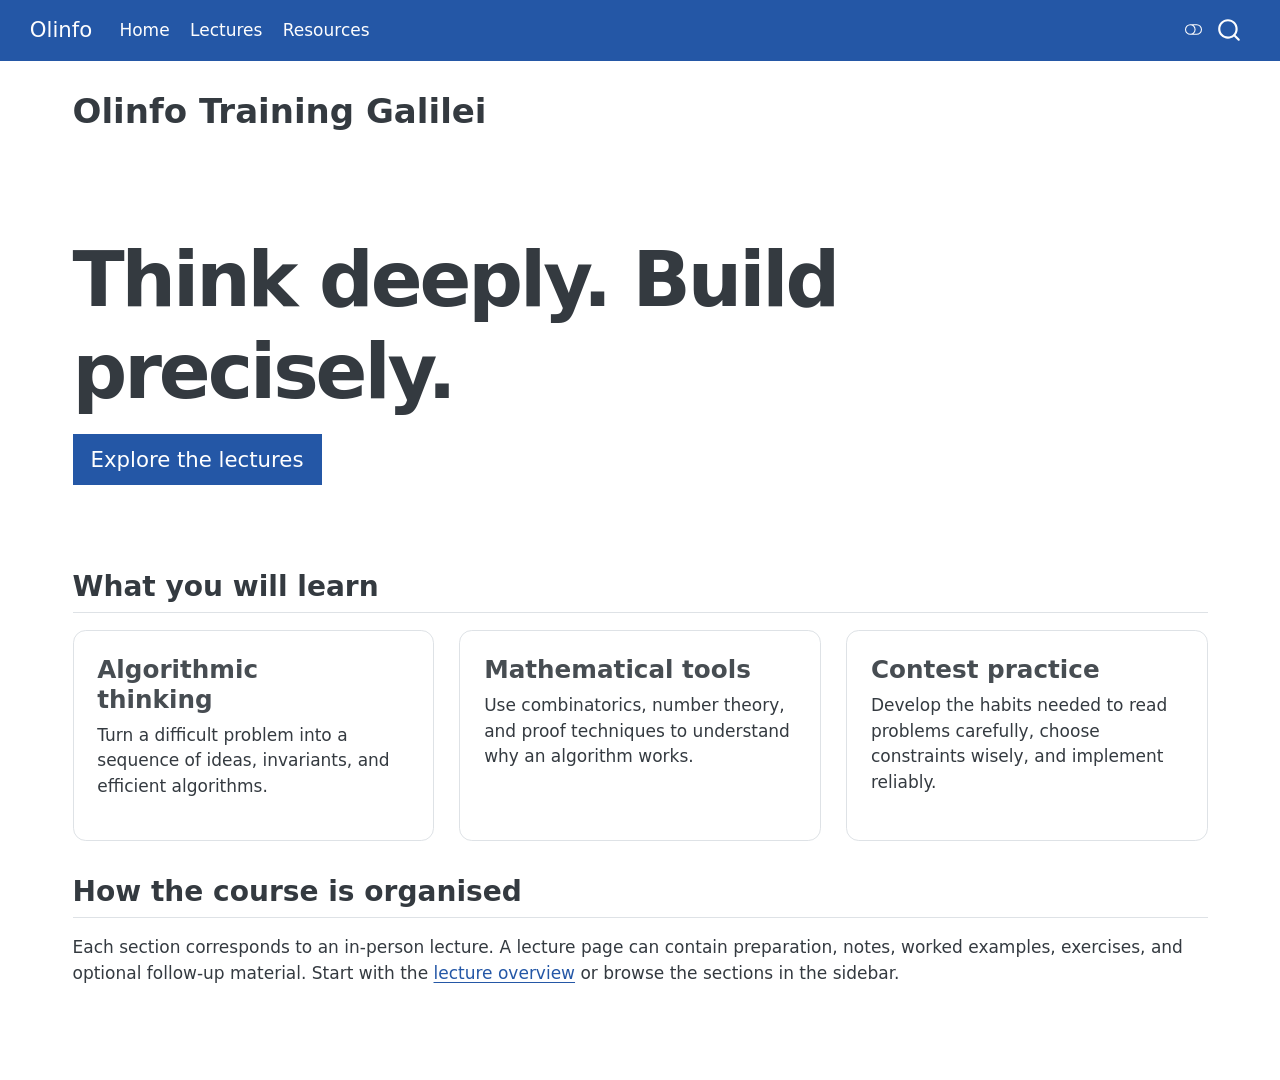
<file: index.html>
<!DOCTYPE html>
<html xmlns="http://www.w3.org/1999/xhtml" lang="en" xml:lang="en"><head>

<meta charset="utf-8">
<meta name="generator" content="quarto-1.10.18">

<meta name="viewport" content="width=device-width, initial-scale=1.0, user-scalable=yes">


<title>Olinfo Training Galilei – Olinfo</title>
<style>
/* Default styles provided by pandoc.
** See https://pandoc.org/MANUAL.html#variables-for-html for config info.
*/
span.smallcaps{font-variant: small-caps;}
div.columns{display: flex; gap: 1.5em;}
div.column{flex: auto;}
@media screen {
div.columns{gap: min(4vw, 1.5em);}
div.column{overflow-x: auto;}
}
div.hanging-indent{margin-left: 1.5em; text-indent: -1.5em;}
ul.task-list{list-style: none;}
ul.task-list li input[type="checkbox"] {
  width: 0.8em;
  margin: 0 0.8em 0.2em -1em; /* quarto-specific, see https://github.com/quarto-dev/quarto-cli/issues/4556 */ 
  vertical-align: middle;
}
</style>


<script src="site_libs/quarto-nav/quarto-nav.js"></script>
<script src="site_libs/quarto-nav/headroom.min.js"></script>
<script src="site_libs/clipboard/clipboard.min.js"></script>
<script src="site_libs/quarto-search/autocomplete.umd.js"></script>
<script src="site_libs/quarto-search/fuse.min.js"></script>
<script src="site_libs/quarto-search/quarto-search.js"></script>
<meta name="quarto:offset" content="./">
<script src="site_libs/quarto-html/quarto.js" type="module"></script>
<script src="site_libs/quarto-html/tabsets/tabsets.js" type="module"></script>
<script src="site_libs/quarto-html/popper.min.js"></script>
<script src="site_libs/quarto-html/tippy.umd.min.js"></script>
<script src="site_libs/quarto-html/anchor.min.js"></script>
<link href="site_libs/quarto-html/tippy.css" rel="stylesheet">
<link href="site_libs/quarto-html/quarto-syntax-highlighting-64a204ab8560d761af7679ceaba22944.css" rel="stylesheet" class="quarto-color-scheme" id="quarto-text-highlighting-styles">
<link href="site_libs/quarto-html/quarto-syntax-highlighting-dark-b85bc7c33db8c58e0ec93c3465666fed.css" rel="stylesheet" class="quarto-color-scheme quarto-color-alternate" id="quarto-text-highlighting-styles">
<link href="site_libs/quarto-html/quarto-syntax-highlighting-64a204ab8560d761af7679ceaba22944.css" rel="stylesheet" class="quarto-color-scheme-extra" id="quarto-text-highlighting-styles">
<script src="site_libs/bootstrap/bootstrap.min.js"></script>
<link href="site_libs/bootstrap/bootstrap-icons.css" rel="stylesheet">
<link href="site_libs/bootstrap/bootstrap-de71e81558e40f666603ac4d65ce9ca5.min.css" rel="stylesheet" append-hash="true" class="quarto-color-scheme" id="quarto-bootstrap" data-mode="light">
<link href="site_libs/bootstrap/bootstrap-dark-475bc61d731cbf8c5d90876e7aa11284.min.css" rel="stylesheet" append-hash="true" class="quarto-color-scheme quarto-color-alternate" id="quarto-bootstrap" data-mode="dark">
<link href="site_libs/bootstrap/bootstrap-de71e81558e40f666603ac4d65ce9ca5.min.css" rel="stylesheet" append-hash="true" class="quarto-color-scheme-extra" id="quarto-bootstrap" data-mode="light">
<script id="quarto-search-options" type="application/json">{
  "location": "navbar",
  "copy-button": false,
  "collapse-after": 3,
  "panel-placement": "end",
  "type": "overlay",
  "limit": 50,
  "keyboard-shortcut": [
    "f",
    "/",
    "s"
  ],
  "show-item-context": false,
  "language": {
    "search-no-results-text": "No results",
    "search-matching-documents-text": "matching documents",
    "search-copy-link-title": "Copy link to search",
    "search-hide-matches-text": "Hide additional matches",
    "search-more-match-text": "more match in this document",
    "search-more-matches-text": "more matches in this document",
    "search-clear-button-title": "Clear",
    "search-text-placeholder": "",
    "search-detached-cancel-button-title": "Cancel",
    "search-submit-button-title": "Submit",
    "search-label": "Search"
  }
}</script>
<style>html{ scroll-behavior: smooth; }</style>


</head>

<body class="nav-fixed quarto-light"><script id="quarto-html-before-body" type="application/javascript">
    const toggleBodyColorMode = (bsSheetEl) => {
      const mode = bsSheetEl.getAttribute("data-mode");
      const bodyEl = window.document.querySelector("body");
      if (mode === "dark") {
        bodyEl.classList.add("quarto-dark");
        bodyEl.classList.remove("quarto-light");
      } else {
        bodyEl.classList.add("quarto-light");
        bodyEl.classList.remove("quarto-dark");
      }
    }
    const toggleBodyColorPrimary = () => {
      const bsSheetEl = window.document.querySelector("link#quarto-bootstrap:not([rel=disabled-stylesheet])");
      if (bsSheetEl) {
        toggleBodyColorMode(bsSheetEl);
      }
    }
    const setColorSchemeToggle = (alternate) => {
      const toggles = window.document.querySelectorAll('.quarto-color-scheme-toggle');
      for (let i=0; i < toggles.length; i++) {
        const toggle = toggles[i];
        if (toggle) {
          if (alternate) {
            toggle.classList.add("alternate");
          } else {
            toggle.classList.remove("alternate");
          }
        }
      }
    };
    const toggleColorMode = (alternate) => {
      // Switch the stylesheets
      const primaryStylesheets = window.document.querySelectorAll('link.quarto-color-scheme:not(.quarto-color-alternate)');
      const alternateStylesheets = window.document.querySelectorAll('link.quarto-color-scheme.quarto-color-alternate');
      manageTransitions('#quarto-margin-sidebar .nav-link', false);
      if (alternate) {
        // note: dark is layered on light, we don't disable primary!
        enableStylesheet(alternateStylesheets);
        for (const sheetNode of alternateStylesheets) {
          if (sheetNode.id === "quarto-bootstrap") {
            toggleBodyColorMode(sheetNode);
          }
        }
      } else {
        disableStylesheet(alternateStylesheets);
        enableStylesheet(primaryStylesheets)
        toggleBodyColorPrimary();
      }
      manageTransitions('#quarto-margin-sidebar .nav-link', true);
      // Switch the toggles
      setColorSchemeToggle(alternate)
      // Hack to workaround the fact that safari doesn't
      // properly recolor the scrollbar when toggling (#1455)
      if (navigator.userAgent.indexOf('Safari') > 0 && navigator.userAgent.indexOf('Chrome') == -1) {
        manageTransitions("body", false);
        window.scrollTo(0, 1);
        setTimeout(() => {
          window.scrollTo(0, 0);
          manageTransitions("body", true);
        }, 40);
      }
    }
    const disableStylesheet = (stylesheets) => {
      for (let i=0; i < stylesheets.length; i++) {
        const stylesheet = stylesheets[i];
        stylesheet.rel = 'disabled-stylesheet';
      }
    }
    const enableStylesheet = (stylesheets) => {
      for (let i=0; i < stylesheets.length; i++) {
        const stylesheet = stylesheets[i];
        if(stylesheet.rel !== 'stylesheet') { // for Chrome, which will still FOUC without this check
          stylesheet.rel = 'stylesheet';
        }
      }
    }
    const manageTransitions = (selector, allowTransitions) => {
      const els = window.document.querySelectorAll(selector);
      for (let i=0; i < els.length; i++) {
        const el = els[i];
        if (allowTransitions) {
          el.classList.remove('notransition');
        } else {
          el.classList.add('notransition');
        }
      }
    }
    const isFileUrl = () => {
      return window.location.protocol === 'file:';
    }
    const hasAlternateSentinel = () => {
      let styleSentinel = getColorSchemeSentinel();
      if (styleSentinel !== null) {
        return styleSentinel === "alternate";
      } else {
        return false;
      }
    }
    const setStyleSentinel = (alternate) => {
      const value = alternate ? "alternate" : "default";
      if (!isFileUrl()) {
        window.localStorage.setItem("quarto-color-scheme", value);
      } else {
        localAlternateSentinel = value;
      }
    }
    const getColorSchemeSentinel = () => {
      if (!isFileUrl()) {
        const storageValue = window.localStorage.getItem("quarto-color-scheme");
        return storageValue != null ? storageValue : localAlternateSentinel;
      } else {
        return localAlternateSentinel;
      }
    }
    const toggleGiscusIfUsed = (isAlternate, darkModeDefault) => {
      const baseTheme = document.querySelector('#giscus-base-theme')?.value ?? 'light';
      const alternateTheme = document.querySelector('#giscus-alt-theme')?.value ?? 'dark';
      let newTheme = '';
      if(authorPrefersDark) {
        newTheme = isAlternate ? baseTheme : alternateTheme;
      } else {
        newTheme = isAlternate ? alternateTheme : baseTheme;
      }
      const changeGiscusTheme = () => {
        // From: https://github.com/giscus/giscus/issues/336
        const sendMessage = (message) => {
          const iframe = document.querySelector('iframe.giscus-frame');
          if (!iframe) return;
          iframe.contentWindow.postMessage({ giscus: message }, 'https://giscus.app');
        }
        sendMessage({
          setConfig: {
            theme: newTheme
          }
        });
      }
      const isGiscussLoaded = window.document.querySelector('iframe.giscus-frame') !== null;
      if (isGiscussLoaded) {
        changeGiscusTheme();
      }
    };
    const authorPrefersDark = false;
    const darkModeDefault = authorPrefersDark;
      document.querySelector('link#quarto-text-highlighting-styles.quarto-color-scheme-extra').rel = 'disabled-stylesheet';
      document.querySelector('link#quarto-bootstrap.quarto-color-scheme-extra').rel = 'disabled-stylesheet';
    let localAlternateSentinel = darkModeDefault ? 'alternate' : 'default';
    // Dark / light mode switch
    window.quartoToggleColorScheme = () => {
      // Read the current dark / light value
      let toAlternate = !hasAlternateSentinel();
      toggleColorMode(toAlternate);
      setStyleSentinel(toAlternate);
      toggleGiscusIfUsed(toAlternate, darkModeDefault);
      window.dispatchEvent(new Event('resize'));
    };
    // Switch to dark mode if need be
    if (hasAlternateSentinel()) {
      toggleColorMode(true);
    } else {
      toggleColorMode(false);
    }
  </script>

<div id="quarto-search-results"></div>
  <header id="quarto-header" class="headroom fixed-top">
    <nav class="navbar navbar-expand-lg " data-bs-theme="dark">
      <div class="navbar-container container-fluid">
      <div class="navbar-brand-container mx-auto">
    <a class="navbar-brand" href="./index.html">
    <span class="navbar-title">Olinfo</span>
    </a>
  </div>
            <div id="quarto-search" class="" title="Search"></div>
          <button class="navbar-toggler" type="button" data-bs-toggle="collapse" data-bs-target="#navbarCollapse" aria-controls="navbarCollapse" role="menu" aria-expanded="false" aria-label="Toggle navigation" onclick="if (window.quartoToggleHeadroom) { window.quartoToggleHeadroom(); }">
  <span class="navbar-toggler-icon"></span>
</button>
          <div class="collapse navbar-collapse" id="navbarCollapse">
            <ul class="navbar-nav navbar-nav-scroll me-auto">
  <li class="nav-item">
    <a class="nav-link active" href="./index.html" aria-current="page"> 
<span class="menu-text">Home</span></a>
  </li>  
  <li class="nav-item">
    <a class="nav-link" href="./lectures/index.html"> 
<span class="menu-text">Lectures</span></a>
  </li>  
  <li class="nav-item">
    <a class="nav-link" href="./resources.html"> 
<span class="menu-text">Resources</span></a>
  </li>  
</ul>
          </div> <!-- /navcollapse -->
            <div class="quarto-navbar-tools">
  <a href="" class="quarto-color-scheme-toggle quarto-navigation-tool  px-1" onclick="window.quartoToggleColorScheme(); return false;" title="Toggle dark mode"><i class="bi"></i></a>
</div>
      </div> <!-- /container-fluid -->
    </nav>
</header>
<!-- content -->
<div id="quarto-content" class="quarto-container page-columns page-rows-contents page-layout-full page-navbar">
<!-- sidebar -->
<!-- margin-sidebar -->
    
<!-- main -->
<main class="content column-page" id="quarto-document-content">


<header id="title-block-header" class="quarto-title-block default">
<div class="quarto-title">
<h1 class="title">Olinfo Training Galilei</h1>
</div>



<div class="quarto-title-meta column-page">

    
  
    
  </div>
  


</header>


<section id="think-deeply.-build-precisely." class="level1 hero">
<h1>Think deeply. Build precisely.</h1>
<p><a href="./lectures/index.html" class="btn btn-primary btn-lg">Explore the lectures</a></p>
</section>
<section id="what-you-will-learn" class="level2">
<h2 class="anchored" data-anchor-id="what-you-will-learn">What you will learn</h2>
<div class="grid">
<div class="g-col-12 g-col-md-4">
<section id="algorithmic-thinking" class="level3 course-card">
<h3 class="anchored" data-anchor-id="algorithmic-thinking">Algorithmic thinking</h3>
<p>Turn a difficult problem into a sequence of ideas, invariants, and efficient algorithms.</p>
</section>
</div>
<div class="g-col-12 g-col-md-4">
<section id="mathematical-tools" class="level3 course-card">
<h3 class="anchored" data-anchor-id="mathematical-tools">Mathematical tools</h3>
<p>Use combinatorics, number theory, and proof techniques to understand why an algorithm works.</p>
</section>
</div>
<div class="g-col-12 g-col-md-4">
<section id="contest-practice" class="level3 course-card">
<h3 class="anchored" data-anchor-id="contest-practice">Contest practice</h3>
<p>Develop the habits needed to read problems carefully, choose constraints wisely, and implement reliably.</p>
</section>
</div>
</div>
</section>
<section id="how-the-course-is-organised" class="level2">
<h2 class="anchored" data-anchor-id="how-the-course-is-organised">How the course is organised</h2>
<p>Each section corresponds to an in-person lecture. A lecture page can contain preparation, notes, worked examples, exercises, and optional follow-up material. Start with the <a href="./lectures/index.html">lecture overview</a> or browse the sections in the sidebar.</p>


</section>

</main> <!-- /main -->
<script id="quarto-html-after-body" type="application/javascript">
  window.document.addEventListener("DOMContentLoaded", function (event) {
    // Ensure there is a toggle, if there isn't float one in the top right
    if (window.document.querySelector('.quarto-color-scheme-toggle') === null) {
      const a = window.document.createElement('a');
      a.classList.add('top-right');
      a.classList.add('quarto-color-scheme-toggle');
      a.href = "";
      a.onclick = function() { try { window.quartoToggleColorScheme(); } catch {} return false; };
      const i = window.document.createElement("i");
      i.classList.add('bi');
      a.appendChild(i);
      window.document.body.appendChild(a);
    }
    setColorSchemeToggle(hasAlternateSentinel())
    const icon = "";
    const anchorJS = new window.AnchorJS();
    anchorJS.options = {
      placement: 'right',
      icon: icon
    };
    anchorJS.add('.anchored');
    const isCodeAnnotation = (el) => {
      for (const clz of el.classList) {
        if (clz.startsWith('code-annotation-')) {                     
          return true;
        }
      }
      return false;
    }
    const onCopySuccess = function(e) {
      // button target
      const button = e.trigger;
      // don't keep focus
      button.blur();
      // flash "checked"
      button.classList.add('code-copy-button-checked');
      var currentTitle = button.getAttribute("title");
      button.setAttribute("title", "Copied!");
      let tooltip;
      if (window.bootstrap) {
        button.setAttribute("data-bs-toggle", "tooltip");
        button.setAttribute("data-bs-placement", "left");
        button.setAttribute("data-bs-title", "Copied!");
        tooltip = new bootstrap.Tooltip(button, 
          { trigger: "manual", 
            customClass: "code-copy-button-tooltip",
            offset: [0, -8]});
        tooltip.show();    
      }
      setTimeout(function() {
        if (tooltip) {
          tooltip.hide();
          button.removeAttribute("data-bs-title");
          button.removeAttribute("data-bs-toggle");
          button.removeAttribute("data-bs-placement");
        }
        button.setAttribute("title", currentTitle);
        button.classList.remove('code-copy-button-checked');
      }, 1000);
      // clear code selection
      e.clearSelection();
    }
    const getTextToCopy = function(trigger) {
      const outerScaffold = trigger.parentElement.cloneNode(true);
      const codeEl = outerScaffold.querySelector('code');
      for (const childEl of codeEl.children) {
        if (isCodeAnnotation(childEl)) {
          childEl.remove();
        }
      }
      return codeEl.innerText;
    }
    const clipboard = new window.ClipboardJS('.code-copy-button:not([data-in-quarto-modal])', {
      text: getTextToCopy
    });
    clipboard.on('success', onCopySuccess);
    if (window.document.getElementById('quarto-embedded-source-code-modal')) {
      const clipboardModal = new window.ClipboardJS('.code-copy-button[data-in-quarto-modal]', {
        text: getTextToCopy,
        container: window.document.getElementById('quarto-embedded-source-code-modal')
      });
      clipboardModal.on('success', onCopySuccess);
    }
      var localhostRegex = new RegExp(/^(?:http|https):\/\/localhost\:?[0-9]*\//);
      var mailtoRegex = new RegExp(/^mailto:/);
        var filterRegex = new RegExp('/' + window.location.host + '/');
      var isInternal = (href) => {
          return filterRegex.test(href) || localhostRegex.test(href) || mailtoRegex.test(href);
      }
      // Inspect non-navigation links and adorn them if external
     var links = window.document.querySelectorAll('a[href]:not(.nav-link):not(.navbar-brand):not(.toc-action):not(.sidebar-link):not(.sidebar-item-toggle):not(.pagination-link):not(.no-external):not([aria-hidden]):not(.dropdown-item):not(.quarto-navigation-tool):not(.about-link)');
      for (var i=0; i<links.length; i++) {
        const link = links[i];
        if (!isInternal(link.href)) {
          // undo the damage that might have been done by quarto-nav.js in the case of
          // links that we want to consider external
          if (link.dataset.originalHref !== undefined) {
            link.href = link.dataset.originalHref;
          }
            // target, if specified
            link.setAttribute("target", "_blank");
            if (link.getAttribute("rel") === null) {
              link.setAttribute("rel", "noopener");
            }
        }
      }
    function tippyHover(el, contentFn, onTriggerFn, onUntriggerFn) {
      const config = {
        allowHTML: true,
        maxWidth: 500,
        delay: 100,
        arrow: false,
        appendTo: function(el) {
            return el.parentElement;
        },
        interactive: true,
        interactiveBorder: 10,
        theme: 'quarto',
        placement: 'bottom-start',
      };
      if (contentFn) {
        config.content = contentFn;
      }
      if (onTriggerFn) {
        config.onTrigger = onTriggerFn;
      }
      if (onUntriggerFn) {
        config.onUntrigger = onUntriggerFn;
      }
      window.tippy(el, config); 
    }
    const noterefs = window.document.querySelectorAll('a[role="doc-noteref"]');
    for (var i=0; i<noterefs.length; i++) {
      const ref = noterefs[i];
      tippyHover(ref, function() {
        // use id or data attribute instead here
        let href = ref.getAttribute('data-footnote-href') || ref.getAttribute('href');
        try { href = new URL(href).hash; } catch {}
        const id = href.replace(/^#\/?/, "");
        const note = window.document.getElementById(id);
        if (note) {
          return note.innerHTML;
        } else {
          return "";
        }
      });
    }
    const xrefs = window.document.querySelectorAll('a.quarto-xref');
    const processXRef = (id, note) => {
      // Strip column container classes
      const stripColumnClz = (el) => {
        el.classList.remove("page-full", "page-columns");
        if (el.children) {
          for (const child of el.children) {
            stripColumnClz(child);
          }
        }
      }
      stripColumnClz(note)
      if (id === null || id.startsWith('sec-')) {
        // Special case sections, only their first couple elements
        const container = document.createElement("div");
        if (note.children && note.children.length > 2) {
          container.appendChild(note.children[0].cloneNode(true));
          for (let i = 1; i < note.children.length; i++) {
            const child = note.children[i];
            if (child.tagName === "P" && child.innerText === "") {
              continue;
            } else {
              container.appendChild(child.cloneNode(true));
              break;
            }
          }
          if (window.Quarto?.typesetMath) {
            window.Quarto.typesetMath(container);
          }
          return container.innerHTML
        } else {
          if (window.Quarto?.typesetMath) {
            window.Quarto.typesetMath(note);
          }
          return note.innerHTML;
        }
      } else {
        // Remove any anchor links if they are present
        const anchorLink = note.querySelector('a.anchorjs-link');
        if (anchorLink) {
          anchorLink.remove();
        }
        if (window.Quarto?.typesetMath) {
          window.Quarto.typesetMath(note);
        }
        if (note.classList.contains("callout")) {
          return note.outerHTML;
        } else {
          return note.innerHTML;
        }
      }
    }
    for (var i=0; i<xrefs.length; i++) {
      const xref = xrefs[i];
      tippyHover(xref, undefined, function(instance) {
        instance.disable();
        let url = xref.getAttribute('href');
        let hash = undefined; 
        if (url.startsWith('#')) {
          hash = url;
        } else {
          try { hash = new URL(url).hash; } catch {}
        }
        if (hash) {
          const id = hash.replace(/^#\/?/, "");
          const note = window.document.getElementById(id);
          if (note !== null) {
            try {
              const html = processXRef(id, note.cloneNode(true));
              instance.setContent(html);
            } finally {
              instance.enable();
              instance.show();
            }
          } else {
            // See if we can fetch this
            fetch(url.split('#')[0])
            .then(res => res.text())
            .then(html => {
              const parser = new DOMParser();
              const htmlDoc = parser.parseFromString(html, "text/html");
              const note = htmlDoc.getElementById(id);
              if (note !== null) {
                const html = processXRef(id, note);
                instance.setContent(html);
              } 
            }).finally(() => {
              instance.enable();
              instance.show();
            });
          }
        } else {
          // See if we can fetch a full url (with no hash to target)
          // This is a special case and we should probably do some content thinning / targeting
          fetch(url)
          .then(res => res.text())
          .then(html => {
            const parser = new DOMParser();
            const htmlDoc = parser.parseFromString(html, "text/html");
            const note = htmlDoc.querySelector('main.content');
            if (note !== null) {
              // This should only happen for chapter cross references
              // (since there is no id in the URL)
              // remove the first header
              if (note.children.length > 0 && note.children[0].tagName === "HEADER") {
                note.children[0].remove();
              }
              const html = processXRef(null, note);
              instance.setContent(html);
            } 
          }).finally(() => {
            instance.enable();
            instance.show();
          });
        }
      }, function(instance) {
      });
    }
        let selectedAnnoteEl;
        const selectorForAnnotation = ( cell, annotation) => {
          let cellAttr = 'data-code-cell="' + cell + '"';
          let lineAttr = 'data-code-annotation="' +  annotation + '"';
          const selector = 'span[' + cellAttr + '][' + lineAttr + ']';
          return selector;
        }
        const selectCodeLines = (annoteEl) => {
          const doc = window.document;
          const targetCell = annoteEl.getAttribute("data-target-cell");
          const targetAnnotation = annoteEl.getAttribute("data-target-annotation");
          const annoteSpan = window.document.querySelector(selectorForAnnotation(targetCell, targetAnnotation));
          const lines = annoteSpan.getAttribute("data-code-lines").split(",");
          const lineIds = lines.map((line) => {
            return targetCell + "-" + line;
          })
          let top = null;
          let height = null;
          let parent = null;
          if (lineIds.length > 0) {
              //compute the position of the single el (top and bottom and make a div)
              const el = window.document.getElementById(lineIds[0]);
              top = el.offsetTop;
              height = el.offsetHeight;
              parent = el.parentElement.parentElement;
            if (lineIds.length > 1) {
              const lastEl = window.document.getElementById(lineIds[lineIds.length - 1]);
              const bottom = lastEl.offsetTop + lastEl.offsetHeight;
              height = bottom - top;
            }
            if (top !== null && height !== null && parent !== null) {
              // cook up a div (if necessary) and position it 
              let div = window.document.getElementById("code-annotation-line-highlight");
              if (div === null) {
                div = window.document.createElement("div");
                div.setAttribute("id", "code-annotation-line-highlight");
                div.style.position = 'absolute';
                parent.appendChild(div);
              }
              div.style.top = top - 2 + "px";
              div.style.height = height + 4 + "px";
              div.style.left = 0;
              let gutterDiv = window.document.getElementById("code-annotation-line-highlight-gutter");
              if (gutterDiv === null) {
                gutterDiv = window.document.createElement("div");
                gutterDiv.setAttribute("id", "code-annotation-line-highlight-gutter");
                gutterDiv.style.position = 'absolute';
                const codeCell = window.document.getElementById(targetCell);
                const gutter = codeCell.querySelector('.code-annotation-gutter');
                gutter.appendChild(gutterDiv);
              }
              gutterDiv.style.top = top - 2 + "px";
              gutterDiv.style.height = height + 4 + "px";
            }
            selectedAnnoteEl = annoteEl;
          }
        };
        const unselectCodeLines = () => {
          const elementsIds = ["code-annotation-line-highlight", "code-annotation-line-highlight-gutter"];
          elementsIds.forEach((elId) => {
            const div = window.document.getElementById(elId);
            if (div) {
              div.remove();
            }
          });
          selectedAnnoteEl = undefined;
        };
          // Handle positioning of the toggle
      window.addEventListener(
        "resize",
        throttle(() => {
          elRect = undefined;
          if (selectedAnnoteEl) {
            selectCodeLines(selectedAnnoteEl);
          }
        }, 10)
      );
      function throttle(fn, ms) {
      let throttle = false;
      let timer;
        return (...args) => {
          if(!throttle) { // first call gets through
              fn.apply(this, args);
              throttle = true;
          } else { // all the others get throttled
              if(timer) clearTimeout(timer); // cancel #2
              timer = setTimeout(() => {
                fn.apply(this, args);
                timer = throttle = false;
              }, ms);
          }
        };
      }
        // Attach click handler to the DT
        const annoteDls = window.document.querySelectorAll('dt[data-target-cell]');
        for (const annoteDlNode of annoteDls) {
          annoteDlNode.addEventListener('click', (event) => {
            const clickedEl = event.target;
            if (clickedEl !== selectedAnnoteEl) {
              unselectCodeLines();
              const activeEl = window.document.querySelector('dt[data-target-cell].code-annotation-active');
              if (activeEl) {
                activeEl.classList.remove('code-annotation-active');
              }
              selectCodeLines(clickedEl);
              clickedEl.classList.add('code-annotation-active');
            } else {
              // Unselect the line
              unselectCodeLines();
              clickedEl.classList.remove('code-annotation-active');
            }
          });
        }
    const findCites = (el) => {
      const parentEl = el.parentElement;
      if (parentEl) {
        const cites = parentEl.dataset.cites;
        if (cites) {
          return {
            el,
            cites: cites.split(' ')
          };
        } else {
          return findCites(el.parentElement)
        }
      } else {
        return undefined;
      }
    };
    var bibliorefs = window.document.querySelectorAll('a[role="doc-biblioref"]');
    for (var i=0; i<bibliorefs.length; i++) {
      const ref = bibliorefs[i];
      const citeInfo = findCites(ref);
      if (citeInfo) {
        tippyHover(citeInfo.el, function() {
          var popup = window.document.createElement('div');
          citeInfo.cites.forEach(function(cite) {
            var citeDiv = window.document.createElement('div');
            citeDiv.classList.add('hanging-indent');
            citeDiv.classList.add('csl-entry');
            var biblioDiv = window.document.getElementById('ref-' + cite);
            if (biblioDiv) {
              citeDiv.innerHTML = biblioDiv.innerHTML;
            }
            popup.appendChild(citeDiv);
          });
          return popup.innerHTML;
        });
      }
    }
  });
  </script>
</div> <!-- /content -->




<script src="site_libs/quarto-html/zenscroll-min.js"></script>
</body></html>
</file>
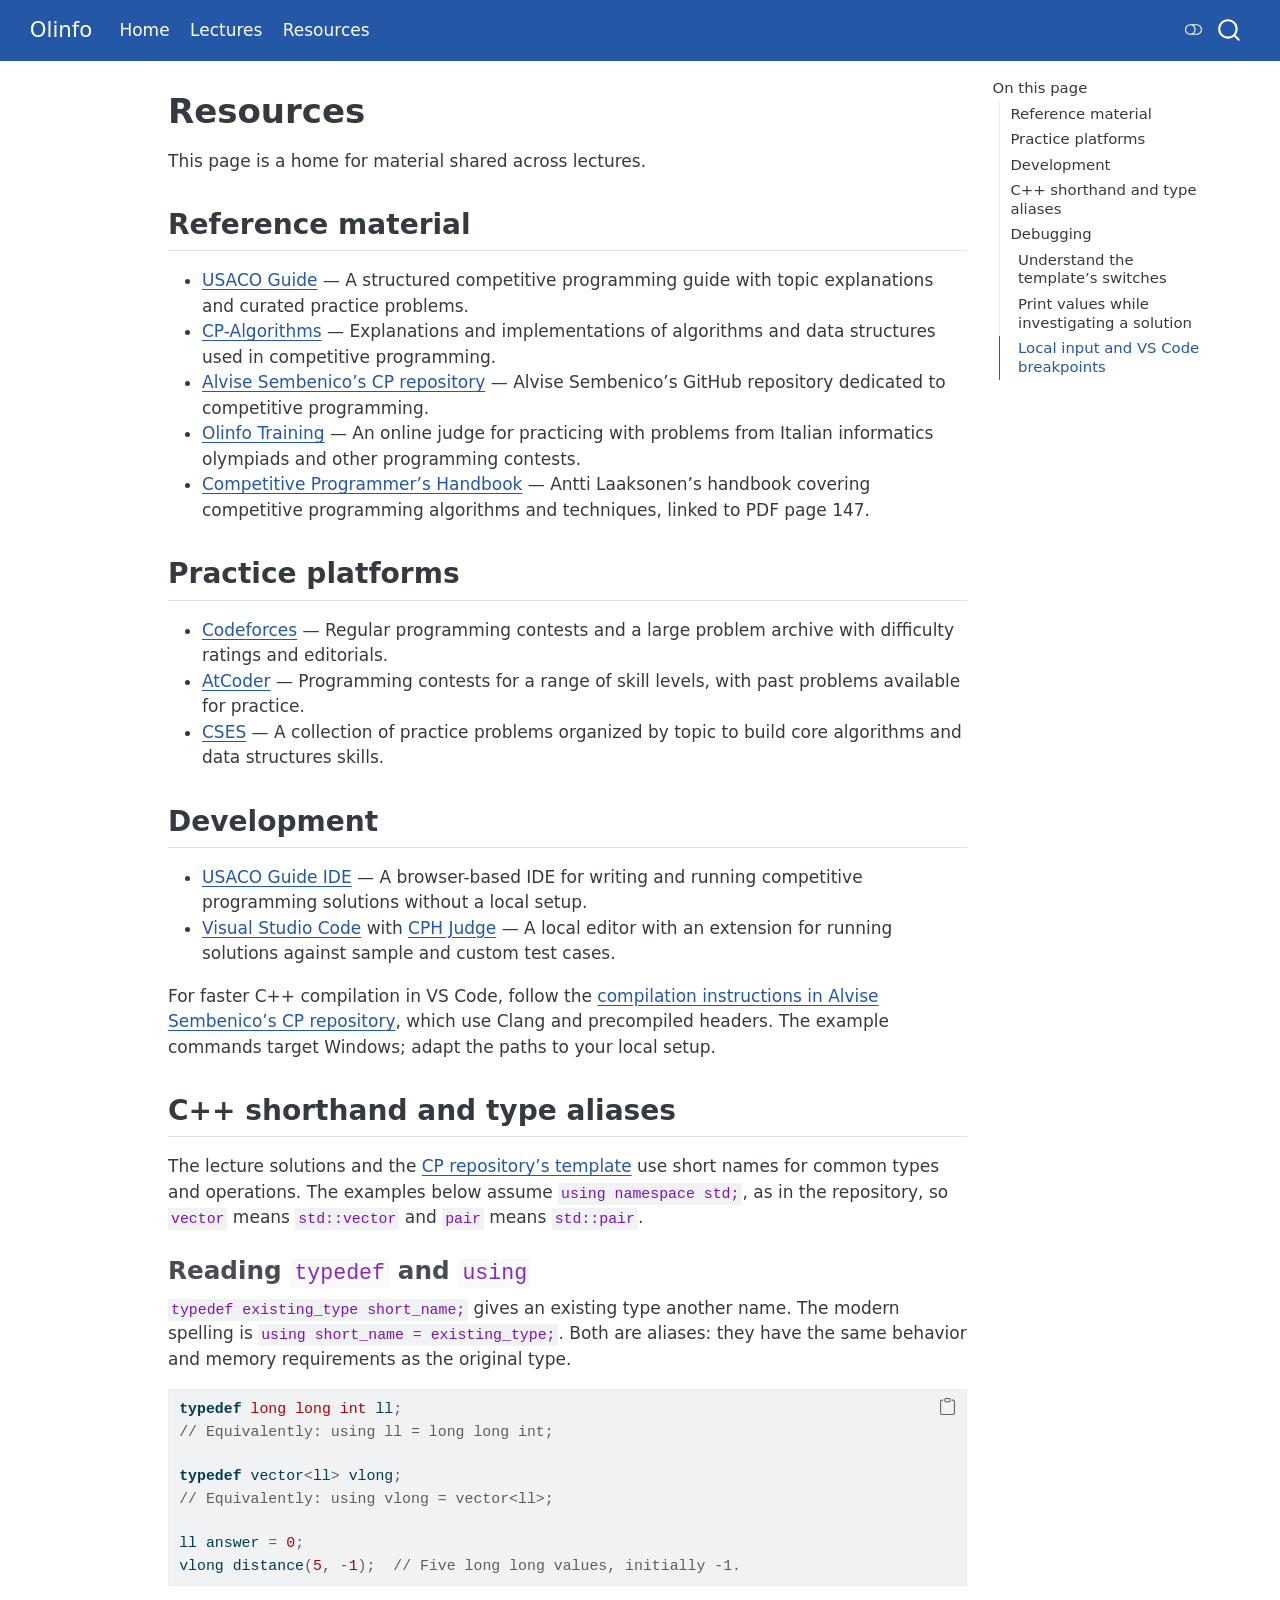
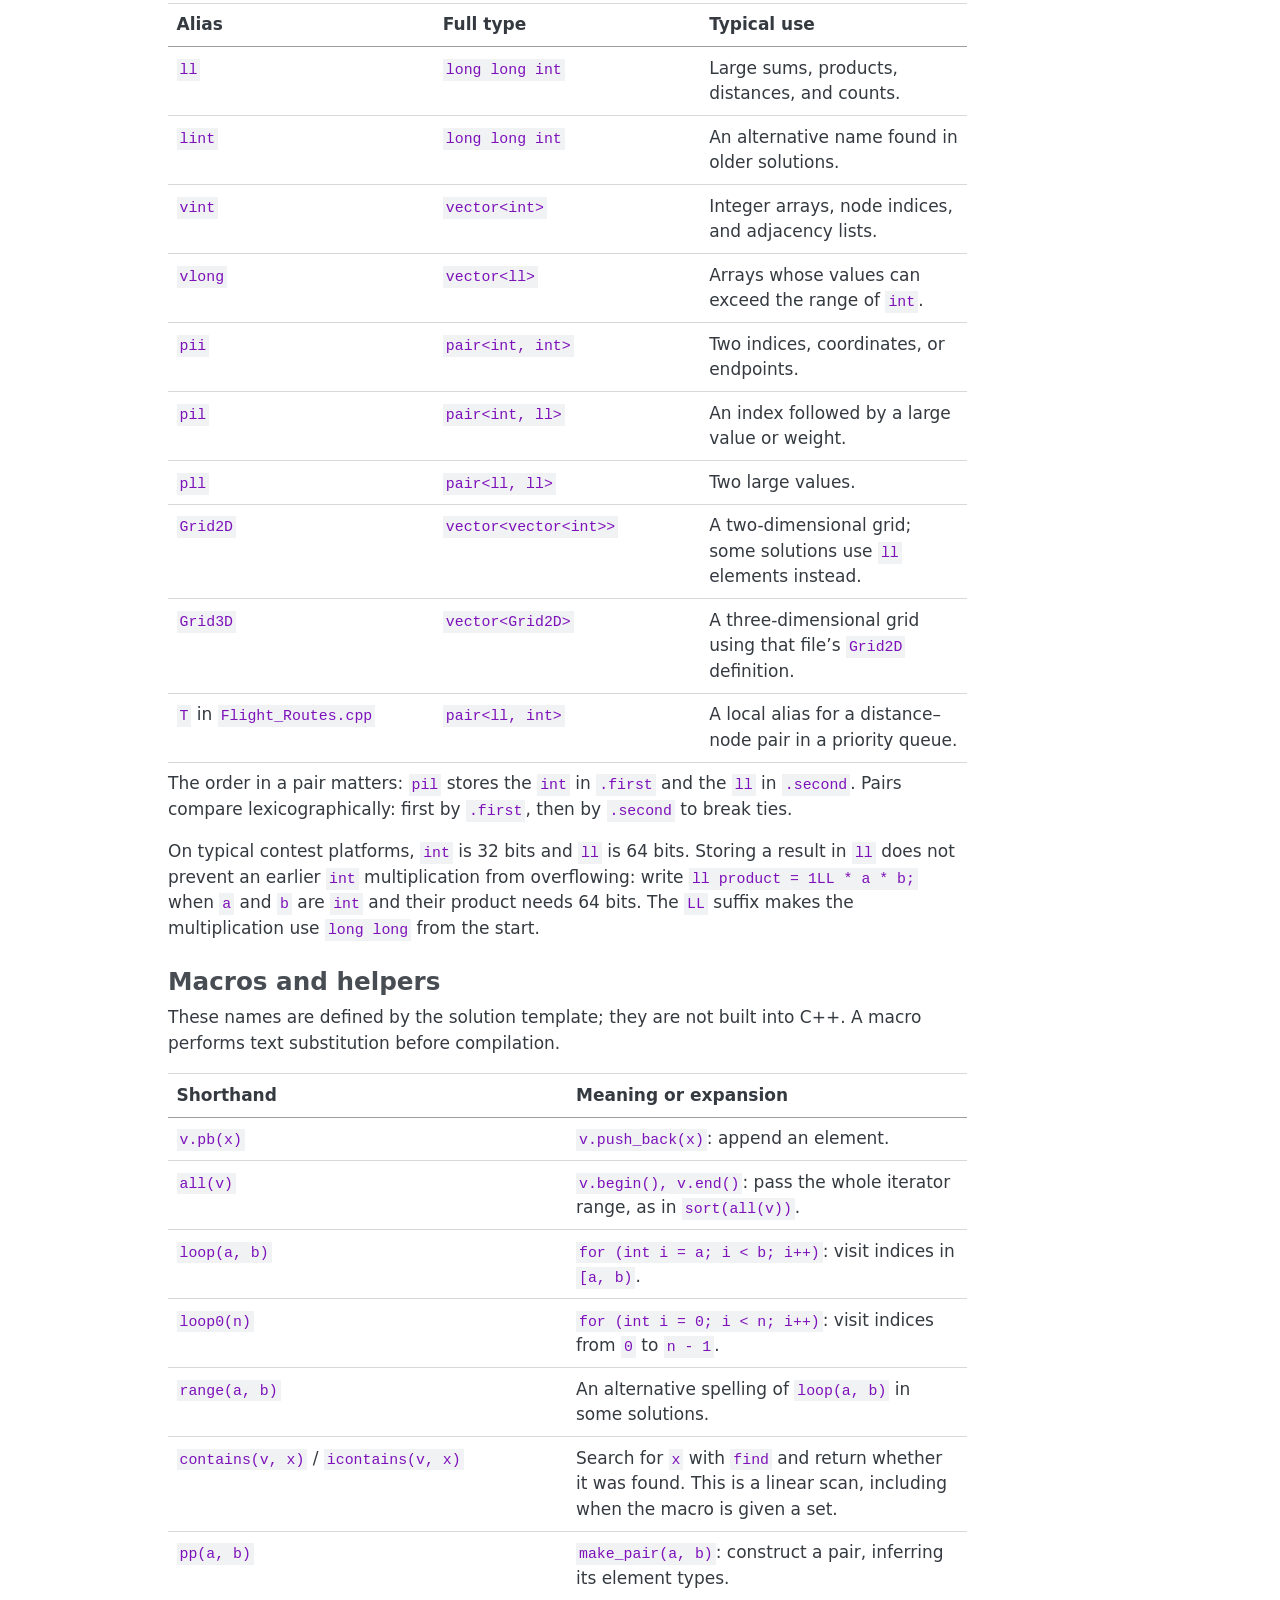
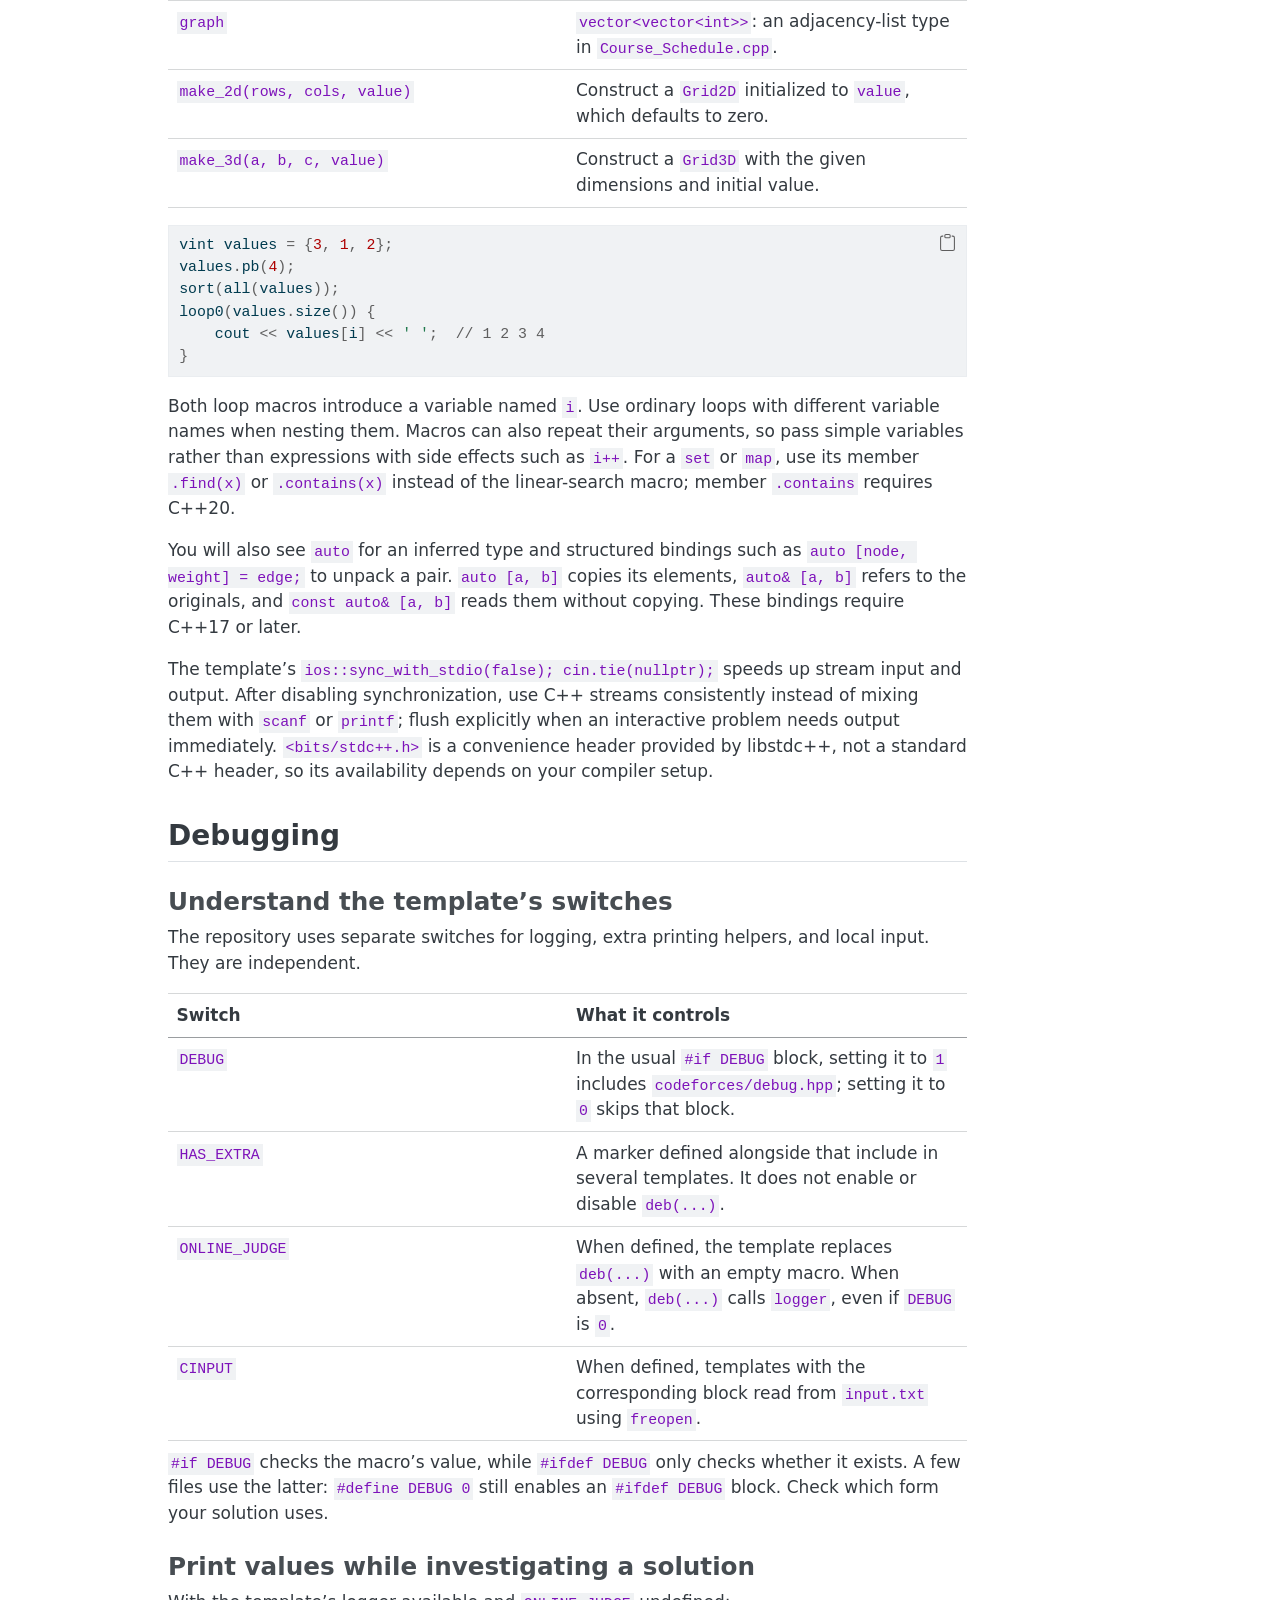
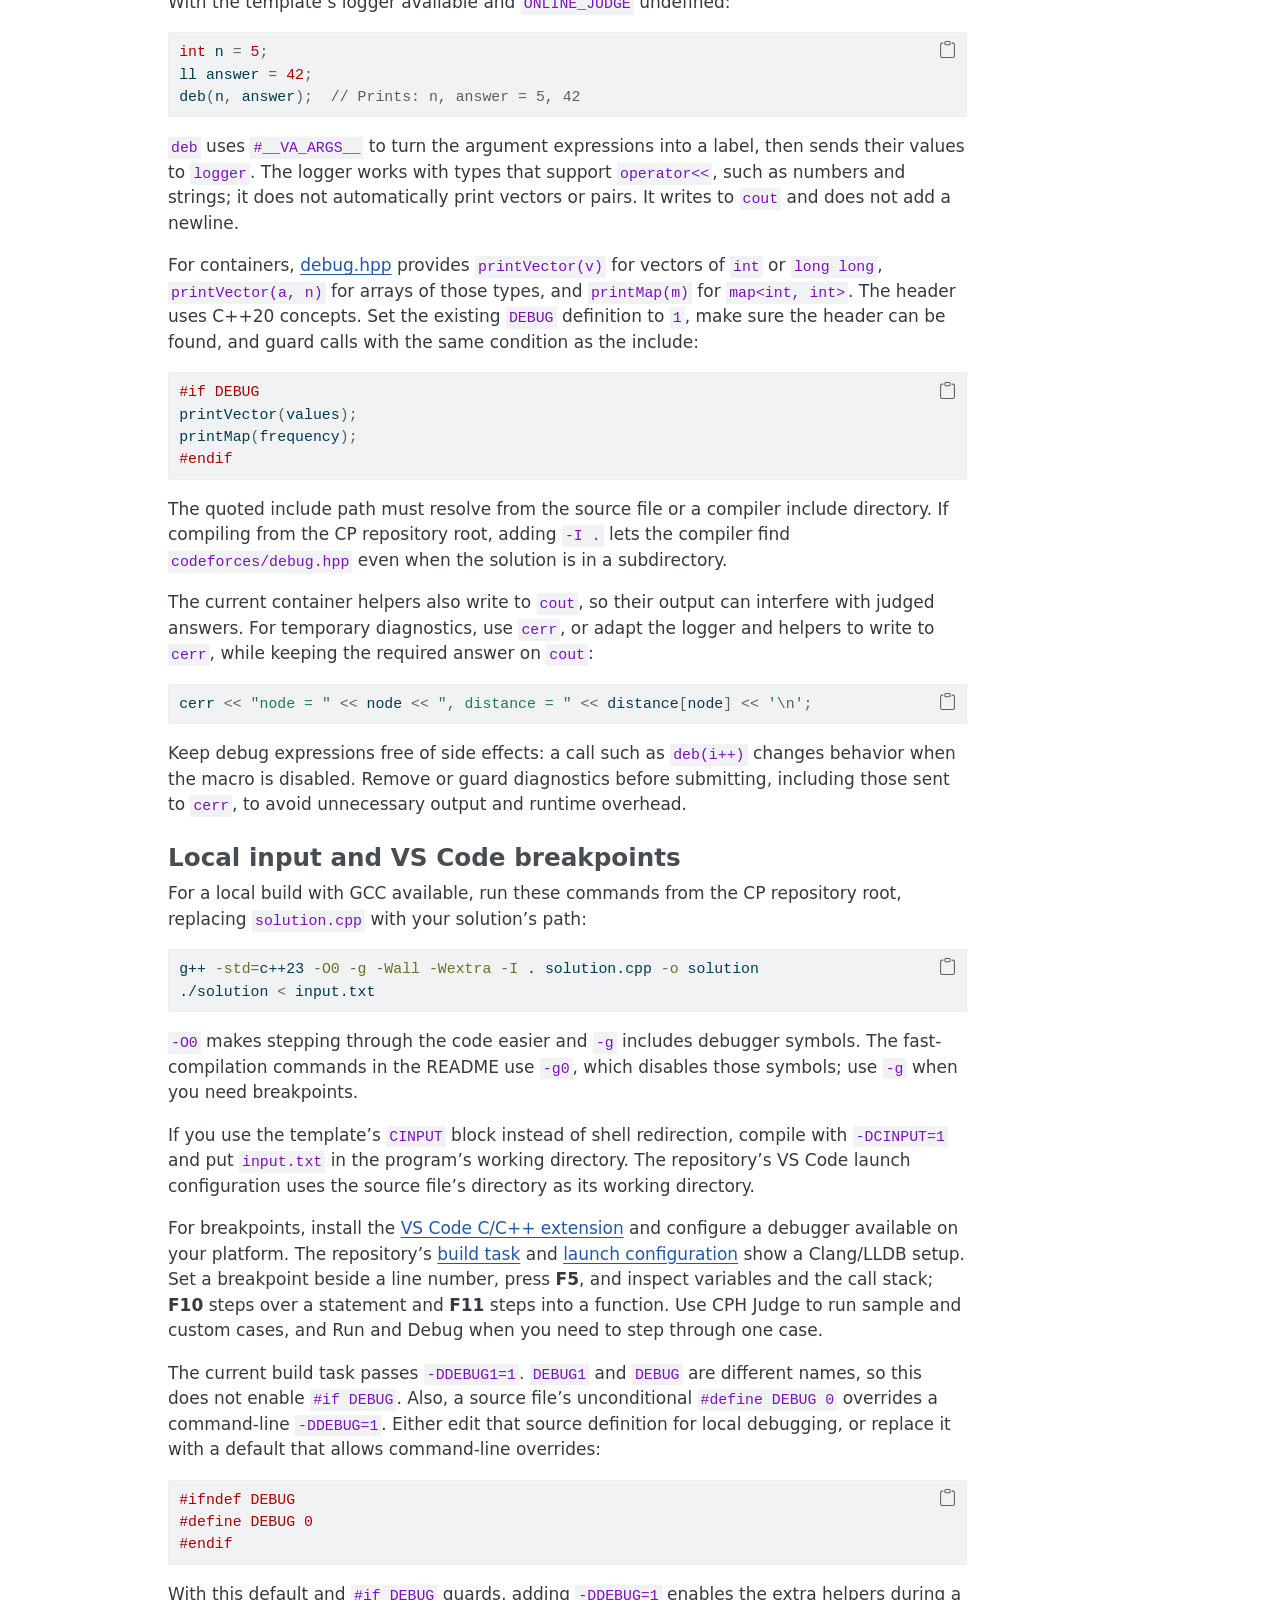
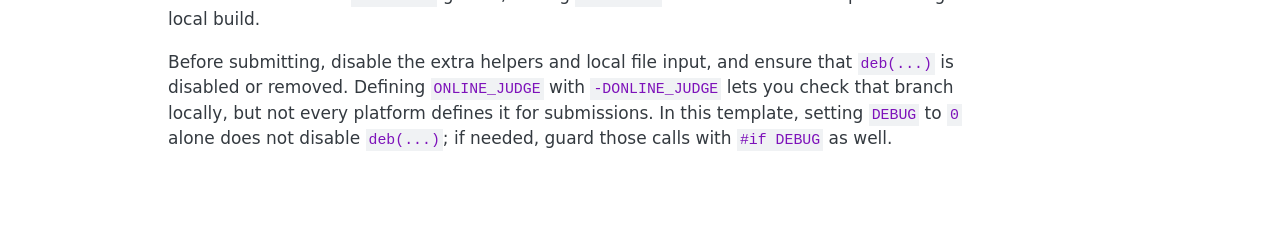
<file: resources.html>
<!DOCTYPE html>
<html xmlns="http://www.w3.org/1999/xhtml" lang="en" xml:lang="en"><head>

<meta charset="utf-8">
<meta name="generator" content="quarto-1.10.18">

<meta name="viewport" content="width=device-width, initial-scale=1.0, user-scalable=yes">


<title>Resources – Olinfo</title>
<style>
/* Default styles provided by pandoc.
** See https://pandoc.org/MANUAL.html#variables-for-html for config info.
*/
span.smallcaps{font-variant: small-caps;}
div.columns{display: flex; gap: 1.5em;}
div.column{flex: auto;}
@media screen {
div.columns{gap: min(4vw, 1.5em);}
div.column{overflow-x: auto;}
}
div.hanging-indent{margin-left: 1.5em; text-indent: -1.5em;}
ul.task-list{list-style: none;}
ul.task-list li input[type="checkbox"] {
  width: 0.8em;
  margin: 0 0.8em 0.2em -1em; /* quarto-specific, see https://github.com/quarto-dev/quarto-cli/issues/4556 */ 
  vertical-align: middle;
}
/* CSS for syntax highlighting */
html { -webkit-text-size-adjust: 100%; }
pre > code.sourceCode { white-space: pre; position: relative; }
pre > code.sourceCode > span { display: inline-block; line-height: 1.25; }
pre > code.sourceCode > span:empty { height: 1.2em; }
.sourceCode { overflow: visible; }
code.sourceCode > span { color: inherit; text-decoration: inherit; }
div.sourceCode { margin: 1em 0; }
pre.sourceCode { margin: 0; }
@media screen {
div.sourceCode { overflow: auto; }
}
@media print {
pre > code.sourceCode { white-space: pre-wrap; }
pre > code.sourceCode > span { text-indent: -5em; padding-left: 5em; }
}
pre.numberSource code
  { counter-reset: source-line 0; }
pre.numberSource code > span
  { position: relative; left: -4em; counter-increment: source-line; }
pre.numberSource code > span > a:first-child::before
  { content: counter(source-line);
    position: relative; left: -1em; text-align: right; vertical-align: baseline;
    border: none; display: inline-block;
    -webkit-touch-callout: none; -webkit-user-select: none;
    -khtml-user-select: none; -moz-user-select: none;
    -ms-user-select: none; user-select: none;
    padding: 0 4px; width: 4em;
  }
pre.numberSource { margin-left: 3em;  padding-left: 4px; }
div.sourceCode
  {   }
@media screen {
pre > code.sourceCode > span > a:first-child::before { text-decoration: underline; }
}
</style>


<script src="site_libs/quarto-nav/quarto-nav.js"></script>
<script src="site_libs/quarto-nav/headroom.min.js"></script>
<script src="site_libs/clipboard/clipboard.min.js"></script>
<script src="site_libs/quarto-search/autocomplete.umd.js"></script>
<script src="site_libs/quarto-search/fuse.min.js"></script>
<script src="site_libs/quarto-search/quarto-search.js"></script>
<meta name="quarto:offset" content="./">
<script src="site_libs/quarto-html/quarto.js" type="module"></script>
<script src="site_libs/quarto-html/tabsets/tabsets.js" type="module"></script>
<script src="site_libs/quarto-html/popper.min.js"></script>
<script src="site_libs/quarto-html/tippy.umd.min.js"></script>
<script src="site_libs/quarto-html/anchor.min.js"></script>
<link href="site_libs/quarto-html/tippy.css" rel="stylesheet">
<link href="site_libs/quarto-html/quarto-syntax-highlighting-64a204ab8560d761af7679ceaba22944.css" rel="stylesheet" class="quarto-color-scheme" id="quarto-text-highlighting-styles">
<link href="site_libs/quarto-html/quarto-syntax-highlighting-dark-b85bc7c33db8c58e0ec93c3465666fed.css" rel="stylesheet" class="quarto-color-scheme quarto-color-alternate" id="quarto-text-highlighting-styles">
<link href="site_libs/quarto-html/quarto-syntax-highlighting-64a204ab8560d761af7679ceaba22944.css" rel="stylesheet" class="quarto-color-scheme-extra" id="quarto-text-highlighting-styles">
<script src="site_libs/bootstrap/bootstrap.min.js"></script>
<link href="site_libs/bootstrap/bootstrap-icons.css" rel="stylesheet">
<link href="site_libs/bootstrap/bootstrap-de71e81558e40f666603ac4d65ce9ca5.min.css" rel="stylesheet" append-hash="true" class="quarto-color-scheme" id="quarto-bootstrap" data-mode="light">
<link href="site_libs/bootstrap/bootstrap-dark-475bc61d731cbf8c5d90876e7aa11284.min.css" rel="stylesheet" append-hash="true" class="quarto-color-scheme quarto-color-alternate" id="quarto-bootstrap" data-mode="dark">
<link href="site_libs/bootstrap/bootstrap-de71e81558e40f666603ac4d65ce9ca5.min.css" rel="stylesheet" append-hash="true" class="quarto-color-scheme-extra" id="quarto-bootstrap" data-mode="light">
<script id="quarto-search-options" type="application/json">{
  "location": "navbar",
  "copy-button": false,
  "collapse-after": 3,
  "panel-placement": "end",
  "type": "overlay",
  "limit": 50,
  "keyboard-shortcut": [
    "f",
    "/",
    "s"
  ],
  "show-item-context": false,
  "language": {
    "search-no-results-text": "No results",
    "search-matching-documents-text": "matching documents",
    "search-copy-link-title": "Copy link to search",
    "search-hide-matches-text": "Hide additional matches",
    "search-more-match-text": "more match in this document",
    "search-more-matches-text": "more matches in this document",
    "search-clear-button-title": "Clear",
    "search-text-placeholder": "",
    "search-detached-cancel-button-title": "Cancel",
    "search-submit-button-title": "Submit",
    "search-label": "Search"
  }
}</script>
<style>html{ scroll-behavior: smooth; }</style>


</head>

<body class="nav-fixed quarto-light"><script id="quarto-html-before-body" type="application/javascript">
    const toggleBodyColorMode = (bsSheetEl) => {
      const mode = bsSheetEl.getAttribute("data-mode");
      const bodyEl = window.document.querySelector("body");
      if (mode === "dark") {
        bodyEl.classList.add("quarto-dark");
        bodyEl.classList.remove("quarto-light");
      } else {
        bodyEl.classList.add("quarto-light");
        bodyEl.classList.remove("quarto-dark");
      }
    }
    const toggleBodyColorPrimary = () => {
      const bsSheetEl = window.document.querySelector("link#quarto-bootstrap:not([rel=disabled-stylesheet])");
      if (bsSheetEl) {
        toggleBodyColorMode(bsSheetEl);
      }
    }
    const setColorSchemeToggle = (alternate) => {
      const toggles = window.document.querySelectorAll('.quarto-color-scheme-toggle');
      for (let i=0; i < toggles.length; i++) {
        const toggle = toggles[i];
        if (toggle) {
          if (alternate) {
            toggle.classList.add("alternate");
          } else {
            toggle.classList.remove("alternate");
          }
        }
      }
    };
    const toggleColorMode = (alternate) => {
      // Switch the stylesheets
      const primaryStylesheets = window.document.querySelectorAll('link.quarto-color-scheme:not(.quarto-color-alternate)');
      const alternateStylesheets = window.document.querySelectorAll('link.quarto-color-scheme.quarto-color-alternate');
      manageTransitions('#quarto-margin-sidebar .nav-link', false);
      if (alternate) {
        // note: dark is layered on light, we don't disable primary!
        enableStylesheet(alternateStylesheets);
        for (const sheetNode of alternateStylesheets) {
          if (sheetNode.id === "quarto-bootstrap") {
            toggleBodyColorMode(sheetNode);
          }
        }
      } else {
        disableStylesheet(alternateStylesheets);
        enableStylesheet(primaryStylesheets)
        toggleBodyColorPrimary();
      }
      manageTransitions('#quarto-margin-sidebar .nav-link', true);
      // Switch the toggles
      setColorSchemeToggle(alternate)
      // Hack to workaround the fact that safari doesn't
      // properly recolor the scrollbar when toggling (#1455)
      if (navigator.userAgent.indexOf('Safari') > 0 && navigator.userAgent.indexOf('Chrome') == -1) {
        manageTransitions("body", false);
        window.scrollTo(0, 1);
        setTimeout(() => {
          window.scrollTo(0, 0);
          manageTransitions("body", true);
        }, 40);
      }
    }
    const disableStylesheet = (stylesheets) => {
      for (let i=0; i < stylesheets.length; i++) {
        const stylesheet = stylesheets[i];
        stylesheet.rel = 'disabled-stylesheet';
      }
    }
    const enableStylesheet = (stylesheets) => {
      for (let i=0; i < stylesheets.length; i++) {
        const stylesheet = stylesheets[i];
        if(stylesheet.rel !== 'stylesheet') { // for Chrome, which will still FOUC without this check
          stylesheet.rel = 'stylesheet';
        }
      }
    }
    const manageTransitions = (selector, allowTransitions) => {
      const els = window.document.querySelectorAll(selector);
      for (let i=0; i < els.length; i++) {
        const el = els[i];
        if (allowTransitions) {
          el.classList.remove('notransition');
        } else {
          el.classList.add('notransition');
        }
      }
    }
    const isFileUrl = () => {
      return window.location.protocol === 'file:';
    }
    const hasAlternateSentinel = () => {
      let styleSentinel = getColorSchemeSentinel();
      if (styleSentinel !== null) {
        return styleSentinel === "alternate";
      } else {
        return false;
      }
    }
    const setStyleSentinel = (alternate) => {
      const value = alternate ? "alternate" : "default";
      if (!isFileUrl()) {
        window.localStorage.setItem("quarto-color-scheme", value);
      } else {
        localAlternateSentinel = value;
      }
    }
    const getColorSchemeSentinel = () => {
      if (!isFileUrl()) {
        const storageValue = window.localStorage.getItem("quarto-color-scheme");
        return storageValue != null ? storageValue : localAlternateSentinel;
      } else {
        return localAlternateSentinel;
      }
    }
    const toggleGiscusIfUsed = (isAlternate, darkModeDefault) => {
      const baseTheme = document.querySelector('#giscus-base-theme')?.value ?? 'light';
      const alternateTheme = document.querySelector('#giscus-alt-theme')?.value ?? 'dark';
      let newTheme = '';
      if(authorPrefersDark) {
        newTheme = isAlternate ? baseTheme : alternateTheme;
      } else {
        newTheme = isAlternate ? alternateTheme : baseTheme;
      }
      const changeGiscusTheme = () => {
        // From: https://github.com/giscus/giscus/issues/336
        const sendMessage = (message) => {
          const iframe = document.querySelector('iframe.giscus-frame');
          if (!iframe) return;
          iframe.contentWindow.postMessage({ giscus: message }, 'https://giscus.app');
        }
        sendMessage({
          setConfig: {
            theme: newTheme
          }
        });
      }
      const isGiscussLoaded = window.document.querySelector('iframe.giscus-frame') !== null;
      if (isGiscussLoaded) {
        changeGiscusTheme();
      }
    };
    const authorPrefersDark = false;
    const darkModeDefault = authorPrefersDark;
      document.querySelector('link#quarto-text-highlighting-styles.quarto-color-scheme-extra').rel = 'disabled-stylesheet';
      document.querySelector('link#quarto-bootstrap.quarto-color-scheme-extra').rel = 'disabled-stylesheet';
    let localAlternateSentinel = darkModeDefault ? 'alternate' : 'default';
    // Dark / light mode switch
    window.quartoToggleColorScheme = () => {
      // Read the current dark / light value
      let toAlternate = !hasAlternateSentinel();
      toggleColorMode(toAlternate);
      setStyleSentinel(toAlternate);
      toggleGiscusIfUsed(toAlternate, darkModeDefault);
      window.dispatchEvent(new Event('resize'));
    };
    // Switch to dark mode if need be
    if (hasAlternateSentinel()) {
      toggleColorMode(true);
    } else {
      toggleColorMode(false);
    }
  </script>

<div id="quarto-search-results"></div>
  <header id="quarto-header" class="headroom fixed-top">
    <nav class="navbar navbar-expand-lg " data-bs-theme="dark">
      <div class="navbar-container container-fluid">
      <div class="navbar-brand-container mx-auto">
    <a class="navbar-brand" href="./index.html">
    <span class="navbar-title">Olinfo</span>
    </a>
  </div>
            <div id="quarto-search" class="" title="Search"></div>
          <button class="navbar-toggler" type="button" data-bs-toggle="collapse" data-bs-target="#navbarCollapse" aria-controls="navbarCollapse" role="menu" aria-expanded="false" aria-label="Toggle navigation" onclick="if (window.quartoToggleHeadroom) { window.quartoToggleHeadroom(); }">
  <span class="navbar-toggler-icon"></span>
</button>
          <div class="collapse navbar-collapse" id="navbarCollapse">
            <ul class="navbar-nav navbar-nav-scroll me-auto">
  <li class="nav-item">
    <a class="nav-link" href="./index.html"> 
<span class="menu-text">Home</span></a>
  </li>  
  <li class="nav-item">
    <a class="nav-link" href="./lectures/index.html"> 
<span class="menu-text">Lectures</span></a>
  </li>  
  <li class="nav-item">
    <a class="nav-link active" href="./resources.html" aria-current="page"> 
<span class="menu-text">Resources</span></a>
  </li>  
</ul>
          </div> <!-- /navcollapse -->
            <div class="quarto-navbar-tools">
  <a href="" class="quarto-color-scheme-toggle quarto-navigation-tool  px-1" onclick="window.quartoToggleColorScheme(); return false;" title="Toggle dark mode"><i class="bi"></i></a>
</div>
      </div> <!-- /container-fluid -->
    </nav>
</header>
<!-- content -->
<div id="quarto-content" class="quarto-container page-columns page-rows-contents page-layout-article page-navbar">
<!-- sidebar -->
<!-- margin-sidebar -->
    <div id="quarto-margin-sidebar" class="sidebar margin-sidebar">
        <nav id="TOC" role="doc-toc" class="toc-active">
    <h2 id="toc-title">On this page</h2>
   
  <ul>
  <li><a href="#reference-material" id="toc-reference-material" class="nav-link active" data-scroll-target="#reference-material">Reference material</a></li>
  <li><a href="#practice-platforms" id="toc-practice-platforms" class="nav-link" data-scroll-target="#practice-platforms">Practice platforms</a></li>
  <li><a href="#development" id="toc-development" class="nav-link" data-scroll-target="#development">Development</a></li>
  <li><a href="#c-shorthand-and-type-aliases" id="toc-c-shorthand-and-type-aliases" class="nav-link" data-scroll-target="#c-shorthand-and-type-aliases">C++ shorthand and type aliases</a>
  <ul class="collapse">
  <li><a href="#reading-typedef-and-using" id="toc-reading-typedef-and-using" class="nav-link" data-scroll-target="#reading-typedef-and-using">Reading <code>typedef</code> and <code>using</code></a></li>
  <li><a href="#macros-and-helpers" id="toc-macros-and-helpers" class="nav-link" data-scroll-target="#macros-and-helpers">Macros and helpers</a></li>
  </ul></li>
  <li><a href="#debugging" id="toc-debugging" class="nav-link" data-scroll-target="#debugging">Debugging</a>
  <ul class="collapse">
  <li><a href="#understand-the-templates-switches" id="toc-understand-the-templates-switches" class="nav-link" data-scroll-target="#understand-the-templates-switches">Understand the template’s switches</a></li>
  <li><a href="#print-values-while-investigating-a-solution" id="toc-print-values-while-investigating-a-solution" class="nav-link" data-scroll-target="#print-values-while-investigating-a-solution">Print values while investigating a solution</a></li>
  <li><a href="#local-input-and-vs-code-breakpoints" id="toc-local-input-and-vs-code-breakpoints" class="nav-link" data-scroll-target="#local-input-and-vs-code-breakpoints">Local input and VS Code breakpoints</a></li>
  </ul></li>
  </ul>
</nav>
    </div>
<!-- main -->
<main class="content" id="quarto-document-content">


<header id="title-block-header" class="quarto-title-block default">
<div class="quarto-title">
<h1 class="title">Resources</h1>
</div>



<div class="quarto-title-meta">

    
  
    
  </div>
  


</header>


<p>This page is a home for material shared across lectures.</p>
<section id="reference-material" class="level2">
<h2 class="anchored" data-anchor-id="reference-material">Reference material</h2>
<ul>
<li><a href="https://usaco.guide/">USACO Guide</a> — A structured competitive programming guide with topic explanations and curated practice problems.</li>
<li><a href="https://cp-algorithms.com/">CP-Algorithms</a> — Explanations and implementations of algorithms and data structures used in competitive programming.</li>
<li><a href="https://github.com/AlviseSembenico/CP">Alvise Sembenico’s CP repository</a> — Alvise Sembenico’s GitHub repository dedicated to competitive programming.</li>
<li><a href="https://training.olinfo.it/">Olinfo Training</a> — An online judge for practicing with problems from Italian informatics olympiads and other programming contests.</li>
<li><a href="https://usaco.guide/CPH.pdf#page=147">Competitive Programmer’s Handbook</a> — Antti Laaksonen’s handbook covering competitive programming algorithms and techniques, linked to PDF page 147.</li>
</ul>
</section>
<section id="practice-platforms" class="level2">
<h2 class="anchored" data-anchor-id="practice-platforms">Practice platforms</h2>
<ul>
<li><a href="https://codeforces.com/">Codeforces</a> — Regular programming contests and a large problem archive with difficulty ratings and editorials.</li>
<li><a href="https://atcoder.jp/">AtCoder</a> — Programming contests for a range of skill levels, with past problems available for practice.</li>
<li><a href="https://cses.fi/">CSES</a> — A collection of practice problems organized by topic to build core algorithms and data structures skills.</li>
</ul>
</section>
<section id="development" class="level2">
<h2 class="anchored" data-anchor-id="development">Development</h2>
<ul>
<li><a href="https://ide.usaco.guide/">USACO Guide IDE</a> — A browser-based IDE for writing and running competitive programming solutions without a local setup.</li>
<li><a href="https://code.visualstudio.com/">Visual Studio Code</a> with <a href="https://marketplace.visualstudio.com/items?itemName=DivyanshuAgrawal.competitive-programming-helper">CPH Judge</a> — A local editor with an extension for running solutions against sample and custom test cases.</li>
</ul>
<p>For faster C++ compilation in VS Code, follow the <a href="https://github.com/AlviseSembenico/CP#compilation">compilation instructions in Alvise Sembenico’s CP repository</a>, which use Clang and precompiled headers. The example commands target Windows; adapt the paths to your local setup.</p>
</section>
<section id="c-shorthand-and-type-aliases" class="level2">
<h2 class="anchored" data-anchor-id="c-shorthand-and-type-aliases">C++ shorthand and type aliases</h2>
<p>The lecture solutions and the <a href="https://github.com/AlviseSembenico/CP/blob/main/codeforces/base.cpp">CP repository’s template</a> use short names for common types and operations. The examples below assume <code>using namespace std;</code>, as in the repository, so <code>vector</code> means <code>std::vector</code> and <code>pair</code> means <code>std::pair</code>.</p>
<section id="reading-typedef-and-using" class="level3">
<h3 class="anchored" data-anchor-id="reading-typedef-and-using">Reading <code>typedef</code> and <code>using</code></h3>
<p><code>typedef existing_type short_name;</code> gives an existing type another name. The modern spelling is <code>using short_name = existing_type;</code>. Both are aliases: they have the same behavior and memory requirements as the original type.</p>
<div class="code-copy-outer-scaffold"><div class="sourceCode" id="cb1"><pre class="sourceCode cpp code-with-copy"><code class="sourceCode cpp"><span id="cb1-1"><a href="#cb1-1" aria-hidden="true" tabindex="-1"></a><span class="kw">typedef</span> <span class="dt">long</span> <span class="dt">long</span> <span class="dt">int</span> ll<span class="op">;</span></span>
<span id="cb1-2"><a href="#cb1-2" aria-hidden="true" tabindex="-1"></a><span class="co">// Equivalently: using ll = long long int;</span></span>
<span id="cb1-3"><a href="#cb1-3" aria-hidden="true" tabindex="-1"></a></span>
<span id="cb1-4"><a href="#cb1-4" aria-hidden="true" tabindex="-1"></a><span class="kw">typedef</span> vector<span class="op">&lt;</span>ll<span class="op">&gt;</span> vlong<span class="op">;</span></span>
<span id="cb1-5"><a href="#cb1-5" aria-hidden="true" tabindex="-1"></a><span class="co">// Equivalently: using vlong = vector&lt;ll&gt;;</span></span>
<span id="cb1-6"><a href="#cb1-6" aria-hidden="true" tabindex="-1"></a></span>
<span id="cb1-7"><a href="#cb1-7" aria-hidden="true" tabindex="-1"></a>ll answer <span class="op">=</span> <span class="dv">0</span><span class="op">;</span></span>
<span id="cb1-8"><a href="#cb1-8" aria-hidden="true" tabindex="-1"></a>vlong distance<span class="op">(</span><span class="dv">5</span><span class="op">,</span> <span class="op">-</span><span class="dv">1</span><span class="op">);</span>  <span class="co">// Five long long values, initially -1.</span></span></code></pre></div><button title="Copy to Clipboard" class="code-copy-button"><i class="bi"></i></button></div>
<table class="caption-top table">
<colgroup>
<col style="width: 33%">
<col style="width: 33%">
<col style="width: 33%">
</colgroup>
<thead>
<tr class="header">
<th style="text-align: left;">Alias</th>
<th style="text-align: left;">Full type</th>
<th style="text-align: left;">Typical use</th>
</tr>
</thead>
<tbody>
<tr class="odd">
<td style="text-align: left;"><code>ll</code></td>
<td style="text-align: left;"><code>long long int</code></td>
<td style="text-align: left;">Large sums, products, distances, and counts.</td>
</tr>
<tr class="even">
<td style="text-align: left;"><code>lint</code></td>
<td style="text-align: left;"><code>long long int</code></td>
<td style="text-align: left;">An alternative name found in older solutions.</td>
</tr>
<tr class="odd">
<td style="text-align: left;"><code>vint</code></td>
<td style="text-align: left;"><code>vector&lt;int&gt;</code></td>
<td style="text-align: left;">Integer arrays, node indices, and adjacency lists.</td>
</tr>
<tr class="even">
<td style="text-align: left;"><code>vlong</code></td>
<td style="text-align: left;"><code>vector&lt;ll&gt;</code></td>
<td style="text-align: left;">Arrays whose values can exceed the range of <code>int</code>.</td>
</tr>
<tr class="odd">
<td style="text-align: left;"><code>pii</code></td>
<td style="text-align: left;"><code>pair&lt;int, int&gt;</code></td>
<td style="text-align: left;">Two indices, coordinates, or endpoints.</td>
</tr>
<tr class="even">
<td style="text-align: left;"><code>pil</code></td>
<td style="text-align: left;"><code>pair&lt;int, ll&gt;</code></td>
<td style="text-align: left;">An index followed by a large value or weight.</td>
</tr>
<tr class="odd">
<td style="text-align: left;"><code>pll</code></td>
<td style="text-align: left;"><code>pair&lt;ll, ll&gt;</code></td>
<td style="text-align: left;">Two large values.</td>
</tr>
<tr class="even">
<td style="text-align: left;"><code>Grid2D</code></td>
<td style="text-align: left;"><code>vector&lt;vector&lt;int&gt;&gt;</code></td>
<td style="text-align: left;">A two-dimensional grid; some solutions use <code>ll</code> elements instead.</td>
</tr>
<tr class="odd">
<td style="text-align: left;"><code>Grid3D</code></td>
<td style="text-align: left;"><code>vector&lt;Grid2D&gt;</code></td>
<td style="text-align: left;">A three-dimensional grid using that file’s <code>Grid2D</code> definition.</td>
</tr>
<tr class="even">
<td style="text-align: left;"><code>T</code> in <code>Flight_Routes.cpp</code></td>
<td style="text-align: left;"><code>pair&lt;ll, int&gt;</code></td>
<td style="text-align: left;">A local alias for a distance–node pair in a priority queue.</td>
</tr>
</tbody>
</table>
<p>The order in a pair matters: <code>pil</code> stores the <code>int</code> in <code>.first</code> and the <code>ll</code> in <code>.second</code>. Pairs compare lexicographically: first by <code>.first</code>, then by <code>.second</code> to break ties.</p>
<p>On typical contest platforms, <code>int</code> is 32 bits and <code>ll</code> is 64 bits. Storing a result in <code>ll</code> does not prevent an earlier <code>int</code> multiplication from overflowing: write <code>ll product = 1LL * a * b;</code> when <code>a</code> and <code>b</code> are <code>int</code> and their product needs 64 bits. The <code>LL</code> suffix makes the multiplication use <code>long long</code> from the start.</p>
</section>
<section id="macros-and-helpers" class="level3">
<h3 class="anchored" data-anchor-id="macros-and-helpers">Macros and helpers</h3>
<p>These names are defined by the solution template; they are not built into C++. A macro performs text substitution before compilation.</p>
<table class="caption-top table">
<colgroup>
<col style="width: 50%">
<col style="width: 50%">
</colgroup>
<thead>
<tr class="header">
<th style="text-align: left;">Shorthand</th>
<th style="text-align: left;">Meaning or expansion</th>
</tr>
</thead>
<tbody>
<tr class="odd">
<td style="text-align: left;"><code>v.pb(x)</code></td>
<td style="text-align: left;"><code>v.push_back(x)</code>: append an element.</td>
</tr>
<tr class="even">
<td style="text-align: left;"><code>all(v)</code></td>
<td style="text-align: left;"><code>v.begin(), v.end()</code>: pass the whole iterator range, as in <code>sort(all(v))</code>.</td>
</tr>
<tr class="odd">
<td style="text-align: left;"><code>loop(a, b)</code></td>
<td style="text-align: left;"><code>for (int i = a; i &lt; b; i++)</code>: visit indices in <code>[a, b)</code>.</td>
</tr>
<tr class="even">
<td style="text-align: left;"><code>loop0(n)</code></td>
<td style="text-align: left;"><code>for (int i = 0; i &lt; n; i++)</code>: visit indices from <code>0</code> to <code>n - 1</code>.</td>
</tr>
<tr class="odd">
<td style="text-align: left;"><code>range(a, b)</code></td>
<td style="text-align: left;">An alternative spelling of <code>loop(a, b)</code> in some solutions.</td>
</tr>
<tr class="even">
<td style="text-align: left;"><code>contains(v, x)</code> / <code>icontains(v, x)</code></td>
<td style="text-align: left;">Search for <code>x</code> with <code>find</code> and return whether it was found. This is a linear scan, including when the macro is given a set.</td>
</tr>
<tr class="odd">
<td style="text-align: left;"><code>pp(a, b)</code></td>
<td style="text-align: left;"><code>make_pair(a, b)</code>: construct a pair, inferring its element types.</td>
</tr>
<tr class="even">
<td style="text-align: left;"><code>graph</code></td>
<td style="text-align: left;"><code>vector&lt;vector&lt;int&gt;&gt;</code>: an adjacency-list type in <code>Course_Schedule.cpp</code>.</td>
</tr>
<tr class="odd">
<td style="text-align: left;"><code>make_2d(rows, cols, value)</code></td>
<td style="text-align: left;">Construct a <code>Grid2D</code> initialized to <code>value</code>, which defaults to zero.</td>
</tr>
<tr class="even">
<td style="text-align: left;"><code>make_3d(a, b, c, value)</code></td>
<td style="text-align: left;">Construct a <code>Grid3D</code> with the given dimensions and initial value.</td>
</tr>
</tbody>
</table>
<div class="code-copy-outer-scaffold"><div class="sourceCode" id="cb2"><pre class="sourceCode cpp code-with-copy"><code class="sourceCode cpp"><span id="cb2-1"><a href="#cb2-1" aria-hidden="true" tabindex="-1"></a>vint values <span class="op">=</span> <span class="op">{</span><span class="dv">3</span><span class="op">,</span> <span class="dv">1</span><span class="op">,</span> <span class="dv">2</span><span class="op">};</span></span>
<span id="cb2-2"><a href="#cb2-2" aria-hidden="true" tabindex="-1"></a>values<span class="op">.</span>pb<span class="op">(</span><span class="dv">4</span><span class="op">);</span></span>
<span id="cb2-3"><a href="#cb2-3" aria-hidden="true" tabindex="-1"></a>sort<span class="op">(</span>all<span class="op">(</span>values<span class="op">));</span></span>
<span id="cb2-4"><a href="#cb2-4" aria-hidden="true" tabindex="-1"></a>loop0<span class="op">(</span>values<span class="op">.</span>size<span class="op">())</span> <span class="op">{</span></span>
<span id="cb2-5"><a href="#cb2-5" aria-hidden="true" tabindex="-1"></a>    cout <span class="op">&lt;&lt;</span> values<span class="op">[</span>i<span class="op">]</span> <span class="op">&lt;&lt;</span> <span class="ch">' '</span><span class="op">;</span>  <span class="co">// 1 2 3 4</span></span>
<span id="cb2-6"><a href="#cb2-6" aria-hidden="true" tabindex="-1"></a><span class="op">}</span></span></code></pre></div><button title="Copy to Clipboard" class="code-copy-button"><i class="bi"></i></button></div>
<p>Both loop macros introduce a variable named <code>i</code>. Use ordinary loops with different variable names when nesting them. Macros can also repeat their arguments, so pass simple variables rather than expressions with side effects such as <code>i++</code>. For a <code>set</code> or <code>map</code>, use its member <code>.find(x)</code> or <code>.contains(x)</code> instead of the linear-search macro; member <code>.contains</code> requires C++20.</p>
<p>You will also see <code>auto</code> for an inferred type and structured bindings such as <code>auto [node, weight] = edge;</code> to unpack a pair. <code>auto [a, b]</code> copies its elements, <code>auto&amp; [a, b]</code> refers to the originals, and <code>const auto&amp; [a, b]</code> reads them without copying. These bindings require C++17 or later.</p>
<p>The template’s <code>ios::sync_with_stdio(false); cin.tie(nullptr);</code> speeds up stream input and output. After disabling synchronization, use C++ streams consistently instead of mixing them with <code>scanf</code> or <code>printf</code>; flush explicitly when an interactive problem needs output immediately. <code>&lt;bits/stdc++.h&gt;</code> is a convenience header provided by libstdc++, not a standard C++ header, so its availability depends on your compiler setup.</p>
</section>
</section>
<section id="debugging" class="level2">
<h2 class="anchored" data-anchor-id="debugging">Debugging</h2>
<section id="understand-the-templates-switches" class="level3">
<h3 class="anchored" data-anchor-id="understand-the-templates-switches">Understand the template’s switches</h3>
<p>The repository uses separate switches for logging, extra printing helpers, and local input. They are independent.</p>
<table class="caption-top table">
<colgroup>
<col style="width: 50%">
<col style="width: 50%">
</colgroup>
<thead>
<tr class="header">
<th style="text-align: left;">Switch</th>
<th style="text-align: left;">What it controls</th>
</tr>
</thead>
<tbody>
<tr class="odd">
<td style="text-align: left;"><code>DEBUG</code></td>
<td style="text-align: left;">In the usual <code>#if DEBUG</code> block, setting it to <code>1</code> includes <code>codeforces/debug.hpp</code>; setting it to <code>0</code> skips that block.</td>
</tr>
<tr class="even">
<td style="text-align: left;"><code>HAS_EXTRA</code></td>
<td style="text-align: left;">A marker defined alongside that include in several templates. It does not enable or disable <code>deb(...)</code>.</td>
</tr>
<tr class="odd">
<td style="text-align: left;"><code>ONLINE_JUDGE</code></td>
<td style="text-align: left;">When defined, the template replaces <code>deb(...)</code> with an empty macro. When absent, <code>deb(...)</code> calls <code>logger</code>, even if <code>DEBUG</code> is <code>0</code>.</td>
</tr>
<tr class="even">
<td style="text-align: left;"><code>CINPUT</code></td>
<td style="text-align: left;">When defined, templates with the corresponding block read from <code>input.txt</code> using <code>freopen</code>.</td>
</tr>
</tbody>
</table>
<p><code>#if DEBUG</code> checks the macro’s value, while <code>#ifdef DEBUG</code> only checks whether it exists. A few files use the latter: <code>#define DEBUG 0</code> still enables an <code>#ifdef DEBUG</code> block. Check which form your solution uses.</p>
</section>
<section id="print-values-while-investigating-a-solution" class="level3">
<h3 class="anchored" data-anchor-id="print-values-while-investigating-a-solution">Print values while investigating a solution</h3>
<p>With the template’s logger available and <code>ONLINE_JUDGE</code> undefined:</p>
<div class="code-copy-outer-scaffold"><div class="sourceCode" id="cb3"><pre class="sourceCode cpp code-with-copy"><code class="sourceCode cpp"><span id="cb3-1"><a href="#cb3-1" aria-hidden="true" tabindex="-1"></a><span class="dt">int</span> n <span class="op">=</span> <span class="dv">5</span><span class="op">;</span></span>
<span id="cb3-2"><a href="#cb3-2" aria-hidden="true" tabindex="-1"></a>ll answer <span class="op">=</span> <span class="dv">42</span><span class="op">;</span></span>
<span id="cb3-3"><a href="#cb3-3" aria-hidden="true" tabindex="-1"></a>deb<span class="op">(</span>n<span class="op">,</span> answer<span class="op">);</span>  <span class="co">// Prints: n, answer = 5, 42</span></span></code></pre></div><button title="Copy to Clipboard" class="code-copy-button"><i class="bi"></i></button></div>
<p><code>deb</code> uses <code>#__VA_ARGS__</code> to turn the argument expressions into a label, then sends their values to <code>logger</code>. The logger works with types that support <code>operator&lt;&lt;</code>, such as numbers and strings; it does not automatically print vectors or pairs. It writes to <code>cout</code> and does not add a newline.</p>
<p>For containers, <a href="https://github.com/AlviseSembenico/CP/blob/main/codeforces/debug.hpp">debug.hpp</a> provides <code>printVector(v)</code> for vectors of <code>int</code> or <code>long long</code>, <code>printVector(a, n)</code> for arrays of those types, and <code>printMap(m)</code> for <code>map&lt;int, int&gt;</code>. The header uses C++20 concepts. Set the existing <code>DEBUG</code> definition to <code>1</code>, make sure the header can be found, and guard calls with the same condition as the include:</p>
<div class="code-copy-outer-scaffold"><div class="sourceCode" id="cb4"><pre class="sourceCode cpp code-with-copy"><code class="sourceCode cpp"><span id="cb4-1"><a href="#cb4-1" aria-hidden="true" tabindex="-1"></a><span class="pp">#if DEBUG</span></span>
<span id="cb4-2"><a href="#cb4-2" aria-hidden="true" tabindex="-1"></a>printVector<span class="op">(</span>values<span class="op">);</span></span>
<span id="cb4-3"><a href="#cb4-3" aria-hidden="true" tabindex="-1"></a>printMap<span class="op">(</span>frequency<span class="op">);</span></span>
<span id="cb4-4"><a href="#cb4-4" aria-hidden="true" tabindex="-1"></a><span class="pp">#endif</span></span></code></pre></div><button title="Copy to Clipboard" class="code-copy-button"><i class="bi"></i></button></div>
<p>The quoted include path must resolve from the source file or a compiler include directory. If compiling from the CP repository root, adding <code>-I .</code> lets the compiler find <code>codeforces/debug.hpp</code> even when the solution is in a subdirectory.</p>
<p>The current container helpers also write to <code>cout</code>, so their output can interfere with judged answers. For temporary diagnostics, use <code>cerr</code>, or adapt the logger and helpers to write to <code>cerr</code>, while keeping the required answer on <code>cout</code>:</p>
<div class="code-copy-outer-scaffold"><div class="sourceCode" id="cb5"><pre class="sourceCode cpp code-with-copy"><code class="sourceCode cpp"><span id="cb5-1"><a href="#cb5-1" aria-hidden="true" tabindex="-1"></a>cerr <span class="op">&lt;&lt;</span> <span class="st">"node = "</span> <span class="op">&lt;&lt;</span> node <span class="op">&lt;&lt;</span> <span class="st">", distance = "</span> <span class="op">&lt;&lt;</span> distance<span class="op">[</span>node<span class="op">]</span> <span class="op">&lt;&lt;</span> <span class="ch">'</span><span class="sc">\n</span><span class="ch">'</span><span class="op">;</span></span></code></pre></div><button title="Copy to Clipboard" class="code-copy-button"><i class="bi"></i></button></div>
<p>Keep debug expressions free of side effects: a call such as <code>deb(i++)</code> changes behavior when the macro is disabled. Remove or guard diagnostics before submitting, including those sent to <code>cerr</code>, to avoid unnecessary output and runtime overhead.</p>
</section>
<section id="local-input-and-vs-code-breakpoints" class="level3">
<h3 class="anchored" data-anchor-id="local-input-and-vs-code-breakpoints">Local input and VS Code breakpoints</h3>
<p>For a local build with GCC available, run these commands from the CP repository root, replacing <code>solution.cpp</code> with your solution’s path:</p>
<div class="code-copy-outer-scaffold"><div class="sourceCode" id="cb6"><pre class="sourceCode sh code-with-copy"><code class="sourceCode bash"><span id="cb6-1"><a href="#cb6-1" aria-hidden="true" tabindex="-1"></a><span class="ex">g++</span> <span class="at">-std</span><span class="op">=</span>c++23 <span class="at">-O0</span> <span class="at">-g</span> <span class="at">-Wall</span> <span class="at">-Wextra</span> <span class="at">-I</span> . solution.cpp <span class="at">-o</span> solution</span>
<span id="cb6-2"><a href="#cb6-2" aria-hidden="true" tabindex="-1"></a><span class="ex">./solution</span> <span class="op">&lt;</span> input.txt</span></code></pre></div><button title="Copy to Clipboard" class="code-copy-button"><i class="bi"></i></button></div>
<p><code>-O0</code> makes stepping through the code easier and <code>-g</code> includes debugger symbols. The fast-compilation commands in the README use <code>-g0</code>, which disables those symbols; use <code>-g</code> when you need breakpoints.</p>
<p>If you use the template’s <code>CINPUT</code> block instead of shell redirection, compile with <code>-DCINPUT=1</code> and put <code>input.txt</code> in the program’s working directory. The repository’s VS Code launch configuration uses the source file’s directory as its working directory.</p>
<p>For breakpoints, install the <a href="https://marketplace.visualstudio.com/items?itemName=ms-vscode.cpptools">VS Code C/C++ extension</a> and configure a debugger available on your platform. The repository’s <a href="https://github.com/AlviseSembenico/CP/blob/main/.vscode/tasks.json">build task</a> and <a href="https://github.com/AlviseSembenico/CP/blob/main/.vscode/launch.json">launch configuration</a> show a Clang/LLDB setup. Set a breakpoint beside a line number, press <strong>F5</strong>, and inspect variables and the call stack; <strong>F10</strong> steps over a statement and <strong>F11</strong> steps into a function. Use CPH Judge to run sample and custom cases, and Run and Debug when you need to step through one case.</p>
<p>The current build task passes <code>-DDEBUG1=1</code>. <code>DEBUG1</code> and <code>DEBUG</code> are different names, so this does not enable <code>#if DEBUG</code>. Also, a source file’s unconditional <code>#define DEBUG 0</code> overrides a command-line <code>-DDEBUG=1</code>. Either edit that source definition for local debugging, or replace it with a default that allows command-line overrides:</p>
<div class="code-copy-outer-scaffold"><div class="sourceCode" id="cb7"><pre class="sourceCode cpp code-with-copy"><code class="sourceCode cpp"><span id="cb7-1"><a href="#cb7-1" aria-hidden="true" tabindex="-1"></a><span class="pp">#ifndef DEBUG</span></span>
<span id="cb7-2"><a href="#cb7-2" aria-hidden="true" tabindex="-1"></a><span class="pp">#define DEBUG </span><span class="dv">0</span></span>
<span id="cb7-3"><a href="#cb7-3" aria-hidden="true" tabindex="-1"></a><span class="pp">#endif</span></span></code></pre></div><button title="Copy to Clipboard" class="code-copy-button"><i class="bi"></i></button></div>
<p>With this default and <code>#if DEBUG</code> guards, adding <code>-DDEBUG=1</code> enables the extra helpers during a local build.</p>
<p>Before submitting, disable the extra helpers and local file input, and ensure that <code>deb(...)</code> is disabled or removed. Defining <code>ONLINE_JUDGE</code> with <code>-DONLINE_JUDGE</code> lets you check that branch locally, but not every platform defines it for submissions. In this template, setting <code>DEBUG</code> to <code>0</code> alone does not disable <code>deb(...)</code>; if needed, guard those calls with <code>#if DEBUG</code> as well.</p>


</section>
</section>

</main> <!-- /main -->
<script id="quarto-html-after-body" type="application/javascript">
  window.document.addEventListener("DOMContentLoaded", function (event) {
    // Ensure there is a toggle, if there isn't float one in the top right
    if (window.document.querySelector('.quarto-color-scheme-toggle') === null) {
      const a = window.document.createElement('a');
      a.classList.add('top-right');
      a.classList.add('quarto-color-scheme-toggle');
      a.href = "";
      a.onclick = function() { try { window.quartoToggleColorScheme(); } catch {} return false; };
      const i = window.document.createElement("i");
      i.classList.add('bi');
      a.appendChild(i);
      window.document.body.appendChild(a);
    }
    setColorSchemeToggle(hasAlternateSentinel())
    const icon = "";
    const anchorJS = new window.AnchorJS();
    anchorJS.options = {
      placement: 'right',
      icon: icon
    };
    anchorJS.add('.anchored');
    const isCodeAnnotation = (el) => {
      for (const clz of el.classList) {
        if (clz.startsWith('code-annotation-')) {                     
          return true;
        }
      }
      return false;
    }
    const onCopySuccess = function(e) {
      // button target
      const button = e.trigger;
      // don't keep focus
      button.blur();
      // flash "checked"
      button.classList.add('code-copy-button-checked');
      var currentTitle = button.getAttribute("title");
      button.setAttribute("title", "Copied!");
      let tooltip;
      if (window.bootstrap) {
        button.setAttribute("data-bs-toggle", "tooltip");
        button.setAttribute("data-bs-placement", "left");
        button.setAttribute("data-bs-title", "Copied!");
        tooltip = new bootstrap.Tooltip(button, 
          { trigger: "manual", 
            customClass: "code-copy-button-tooltip",
            offset: [0, -8]});
        tooltip.show();    
      }
      setTimeout(function() {
        if (tooltip) {
          tooltip.hide();
          button.removeAttribute("data-bs-title");
          button.removeAttribute("data-bs-toggle");
          button.removeAttribute("data-bs-placement");
        }
        button.setAttribute("title", currentTitle);
        button.classList.remove('code-copy-button-checked');
      }, 1000);
      // clear code selection
      e.clearSelection();
    }
    const getTextToCopy = function(trigger) {
      const outerScaffold = trigger.parentElement.cloneNode(true);
      const codeEl = outerScaffold.querySelector('code');
      for (const childEl of codeEl.children) {
        if (isCodeAnnotation(childEl)) {
          childEl.remove();
        }
      }
      return codeEl.innerText;
    }
    const clipboard = new window.ClipboardJS('.code-copy-button:not([data-in-quarto-modal])', {
      text: getTextToCopy
    });
    clipboard.on('success', onCopySuccess);
    if (window.document.getElementById('quarto-embedded-source-code-modal')) {
      const clipboardModal = new window.ClipboardJS('.code-copy-button[data-in-quarto-modal]', {
        text: getTextToCopy,
        container: window.document.getElementById('quarto-embedded-source-code-modal')
      });
      clipboardModal.on('success', onCopySuccess);
    }
      var localhostRegex = new RegExp(/^(?:http|https):\/\/localhost\:?[0-9]*\//);
      var mailtoRegex = new RegExp(/^mailto:/);
        var filterRegex = new RegExp('/' + window.location.host + '/');
      var isInternal = (href) => {
          return filterRegex.test(href) || localhostRegex.test(href) || mailtoRegex.test(href);
      }
      // Inspect non-navigation links and adorn them if external
     var links = window.document.querySelectorAll('a[href]:not(.nav-link):not(.navbar-brand):not(.toc-action):not(.sidebar-link):not(.sidebar-item-toggle):not(.pagination-link):not(.no-external):not([aria-hidden]):not(.dropdown-item):not(.quarto-navigation-tool):not(.about-link)');
      for (var i=0; i<links.length; i++) {
        const link = links[i];
        if (!isInternal(link.href)) {
          // undo the damage that might have been done by quarto-nav.js in the case of
          // links that we want to consider external
          if (link.dataset.originalHref !== undefined) {
            link.href = link.dataset.originalHref;
          }
            // target, if specified
            link.setAttribute("target", "_blank");
            if (link.getAttribute("rel") === null) {
              link.setAttribute("rel", "noopener");
            }
        }
      }
    function tippyHover(el, contentFn, onTriggerFn, onUntriggerFn) {
      const config = {
        allowHTML: true,
        maxWidth: 500,
        delay: 100,
        arrow: false,
        appendTo: function(el) {
            return el.parentElement;
        },
        interactive: true,
        interactiveBorder: 10,
        theme: 'quarto',
        placement: 'bottom-start',
      };
      if (contentFn) {
        config.content = contentFn;
      }
      if (onTriggerFn) {
        config.onTrigger = onTriggerFn;
      }
      if (onUntriggerFn) {
        config.onUntrigger = onUntriggerFn;
      }
      window.tippy(el, config); 
    }
    const noterefs = window.document.querySelectorAll('a[role="doc-noteref"]');
    for (var i=0; i<noterefs.length; i++) {
      const ref = noterefs[i];
      tippyHover(ref, function() {
        // use id or data attribute instead here
        let href = ref.getAttribute('data-footnote-href') || ref.getAttribute('href');
        try { href = new URL(href).hash; } catch {}
        const id = href.replace(/^#\/?/, "");
        const note = window.document.getElementById(id);
        if (note) {
          return note.innerHTML;
        } else {
          return "";
        }
      });
    }
    const xrefs = window.document.querySelectorAll('a.quarto-xref');
    const processXRef = (id, note) => {
      // Strip column container classes
      const stripColumnClz = (el) => {
        el.classList.remove("page-full", "page-columns");
        if (el.children) {
          for (const child of el.children) {
            stripColumnClz(child);
          }
        }
      }
      stripColumnClz(note)
      if (id === null || id.startsWith('sec-')) {
        // Special case sections, only their first couple elements
        const container = document.createElement("div");
        if (note.children && note.children.length > 2) {
          container.appendChild(note.children[0].cloneNode(true));
          for (let i = 1; i < note.children.length; i++) {
            const child = note.children[i];
            if (child.tagName === "P" && child.innerText === "") {
              continue;
            } else {
              container.appendChild(child.cloneNode(true));
              break;
            }
          }
          if (window.Quarto?.typesetMath) {
            window.Quarto.typesetMath(container);
          }
          return container.innerHTML
        } else {
          if (window.Quarto?.typesetMath) {
            window.Quarto.typesetMath(note);
          }
          return note.innerHTML;
        }
      } else {
        // Remove any anchor links if they are present
        const anchorLink = note.querySelector('a.anchorjs-link');
        if (anchorLink) {
          anchorLink.remove();
        }
        if (window.Quarto?.typesetMath) {
          window.Quarto.typesetMath(note);
        }
        if (note.classList.contains("callout")) {
          return note.outerHTML;
        } else {
          return note.innerHTML;
        }
      }
    }
    for (var i=0; i<xrefs.length; i++) {
      const xref = xrefs[i];
      tippyHover(xref, undefined, function(instance) {
        instance.disable();
        let url = xref.getAttribute('href');
        let hash = undefined; 
        if (url.startsWith('#')) {
          hash = url;
        } else {
          try { hash = new URL(url).hash; } catch {}
        }
        if (hash) {
          const id = hash.replace(/^#\/?/, "");
          const note = window.document.getElementById(id);
          if (note !== null) {
            try {
              const html = processXRef(id, note.cloneNode(true));
              instance.setContent(html);
            } finally {
              instance.enable();
              instance.show();
            }
          } else {
            // See if we can fetch this
            fetch(url.split('#')[0])
            .then(res => res.text())
            .then(html => {
              const parser = new DOMParser();
              const htmlDoc = parser.parseFromString(html, "text/html");
              const note = htmlDoc.getElementById(id);
              if (note !== null) {
                const html = processXRef(id, note);
                instance.setContent(html);
              } 
            }).finally(() => {
              instance.enable();
              instance.show();
            });
          }
        } else {
          // See if we can fetch a full url (with no hash to target)
          // This is a special case and we should probably do some content thinning / targeting
          fetch(url)
          .then(res => res.text())
          .then(html => {
            const parser = new DOMParser();
            const htmlDoc = parser.parseFromString(html, "text/html");
            const note = htmlDoc.querySelector('main.content');
            if (note !== null) {
              // This should only happen for chapter cross references
              // (since there is no id in the URL)
              // remove the first header
              if (note.children.length > 0 && note.children[0].tagName === "HEADER") {
                note.children[0].remove();
              }
              const html = processXRef(null, note);
              instance.setContent(html);
            } 
          }).finally(() => {
            instance.enable();
            instance.show();
          });
        }
      }, function(instance) {
      });
    }
        let selectedAnnoteEl;
        const selectorForAnnotation = ( cell, annotation) => {
          let cellAttr = 'data-code-cell="' + cell + '"';
          let lineAttr = 'data-code-annotation="' +  annotation + '"';
          const selector = 'span[' + cellAttr + '][' + lineAttr + ']';
          return selector;
        }
        const selectCodeLines = (annoteEl) => {
          const doc = window.document;
          const targetCell = annoteEl.getAttribute("data-target-cell");
          const targetAnnotation = annoteEl.getAttribute("data-target-annotation");
          const annoteSpan = window.document.querySelector(selectorForAnnotation(targetCell, targetAnnotation));
          const lines = annoteSpan.getAttribute("data-code-lines").split(",");
          const lineIds = lines.map((line) => {
            return targetCell + "-" + line;
          })
          let top = null;
          let height = null;
          let parent = null;
          if (lineIds.length > 0) {
              //compute the position of the single el (top and bottom and make a div)
              const el = window.document.getElementById(lineIds[0]);
              top = el.offsetTop;
              height = el.offsetHeight;
              parent = el.parentElement.parentElement;
            if (lineIds.length > 1) {
              const lastEl = window.document.getElementById(lineIds[lineIds.length - 1]);
              const bottom = lastEl.offsetTop + lastEl.offsetHeight;
              height = bottom - top;
            }
            if (top !== null && height !== null && parent !== null) {
              // cook up a div (if necessary) and position it 
              let div = window.document.getElementById("code-annotation-line-highlight");
              if (div === null) {
                div = window.document.createElement("div");
                div.setAttribute("id", "code-annotation-line-highlight");
                div.style.position = 'absolute';
                parent.appendChild(div);
              }
              div.style.top = top - 2 + "px";
              div.style.height = height + 4 + "px";
              div.style.left = 0;
              let gutterDiv = window.document.getElementById("code-annotation-line-highlight-gutter");
              if (gutterDiv === null) {
                gutterDiv = window.document.createElement("div");
                gutterDiv.setAttribute("id", "code-annotation-line-highlight-gutter");
                gutterDiv.style.position = 'absolute';
                const codeCell = window.document.getElementById(targetCell);
                const gutter = codeCell.querySelector('.code-annotation-gutter');
                gutter.appendChild(gutterDiv);
              }
              gutterDiv.style.top = top - 2 + "px";
              gutterDiv.style.height = height + 4 + "px";
            }
            selectedAnnoteEl = annoteEl;
          }
        };
        const unselectCodeLines = () => {
          const elementsIds = ["code-annotation-line-highlight", "code-annotation-line-highlight-gutter"];
          elementsIds.forEach((elId) => {
            const div = window.document.getElementById(elId);
            if (div) {
              div.remove();
            }
          });
          selectedAnnoteEl = undefined;
        };
          // Handle positioning of the toggle
      window.addEventListener(
        "resize",
        throttle(() => {
          elRect = undefined;
          if (selectedAnnoteEl) {
            selectCodeLines(selectedAnnoteEl);
          }
        }, 10)
      );
      function throttle(fn, ms) {
      let throttle = false;
      let timer;
        return (...args) => {
          if(!throttle) { // first call gets through
              fn.apply(this, args);
              throttle = true;
          } else { // all the others get throttled
              if(timer) clearTimeout(timer); // cancel #2
              timer = setTimeout(() => {
                fn.apply(this, args);
                timer = throttle = false;
              }, ms);
          }
        };
      }
        // Attach click handler to the DT
        const annoteDls = window.document.querySelectorAll('dt[data-target-cell]');
        for (const annoteDlNode of annoteDls) {
          annoteDlNode.addEventListener('click', (event) => {
            const clickedEl = event.target;
            if (clickedEl !== selectedAnnoteEl) {
              unselectCodeLines();
              const activeEl = window.document.querySelector('dt[data-target-cell].code-annotation-active');
              if (activeEl) {
                activeEl.classList.remove('code-annotation-active');
              }
              selectCodeLines(clickedEl);
              clickedEl.classList.add('code-annotation-active');
            } else {
              // Unselect the line
              unselectCodeLines();
              clickedEl.classList.remove('code-annotation-active');
            }
          });
        }
    const findCites = (el) => {
      const parentEl = el.parentElement;
      if (parentEl) {
        const cites = parentEl.dataset.cites;
        if (cites) {
          return {
            el,
            cites: cites.split(' ')
          };
        } else {
          return findCites(el.parentElement)
        }
      } else {
        return undefined;
      }
    };
    var bibliorefs = window.document.querySelectorAll('a[role="doc-biblioref"]');
    for (var i=0; i<bibliorefs.length; i++) {
      const ref = bibliorefs[i];
      const citeInfo = findCites(ref);
      if (citeInfo) {
        tippyHover(citeInfo.el, function() {
          var popup = window.document.createElement('div');
          citeInfo.cites.forEach(function(cite) {
            var citeDiv = window.document.createElement('div');
            citeDiv.classList.add('hanging-indent');
            citeDiv.classList.add('csl-entry');
            var biblioDiv = window.document.getElementById('ref-' + cite);
            if (biblioDiv) {
              citeDiv.innerHTML = biblioDiv.innerHTML;
            }
            popup.appendChild(citeDiv);
          });
          return popup.innerHTML;
        });
      }
    }
  });
  </script>
</div> <!-- /content -->




<script src="site_libs/quarto-html/zenscroll-min.js"></script>
</body></html>
</file>
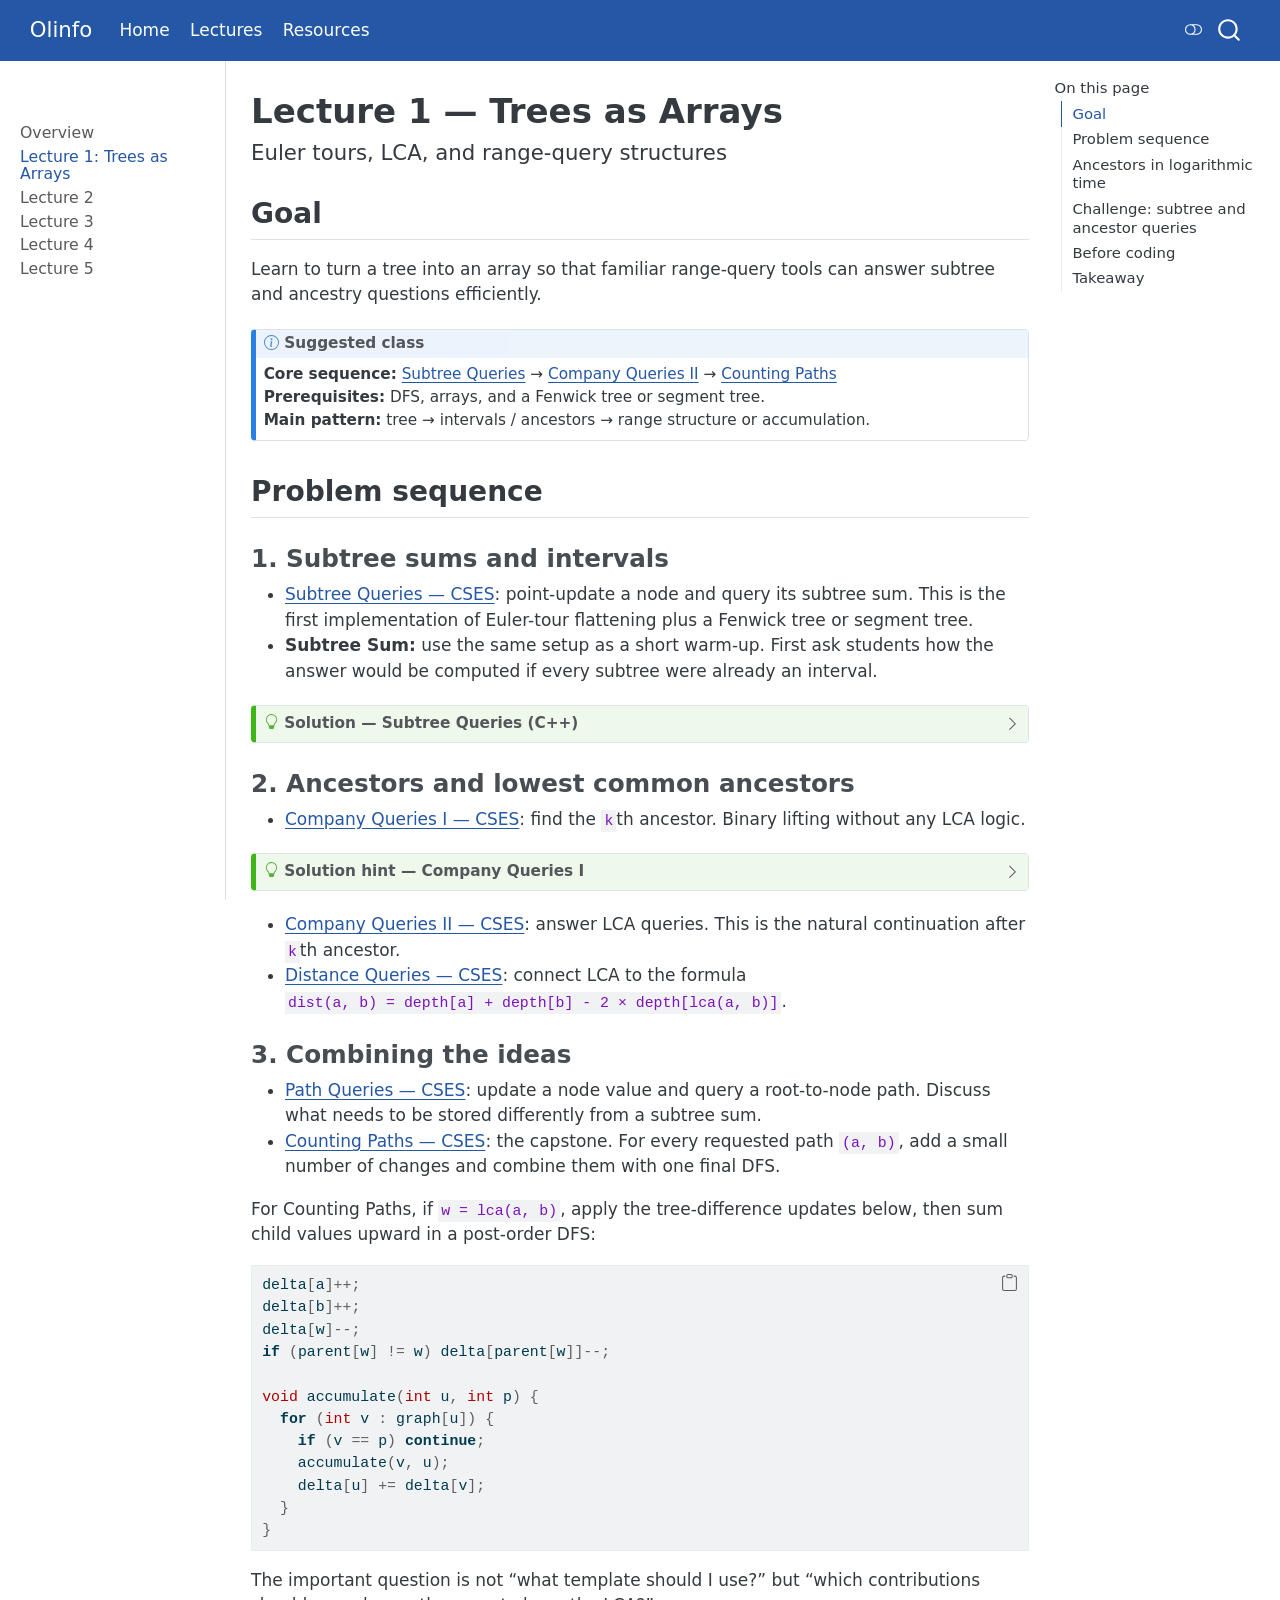
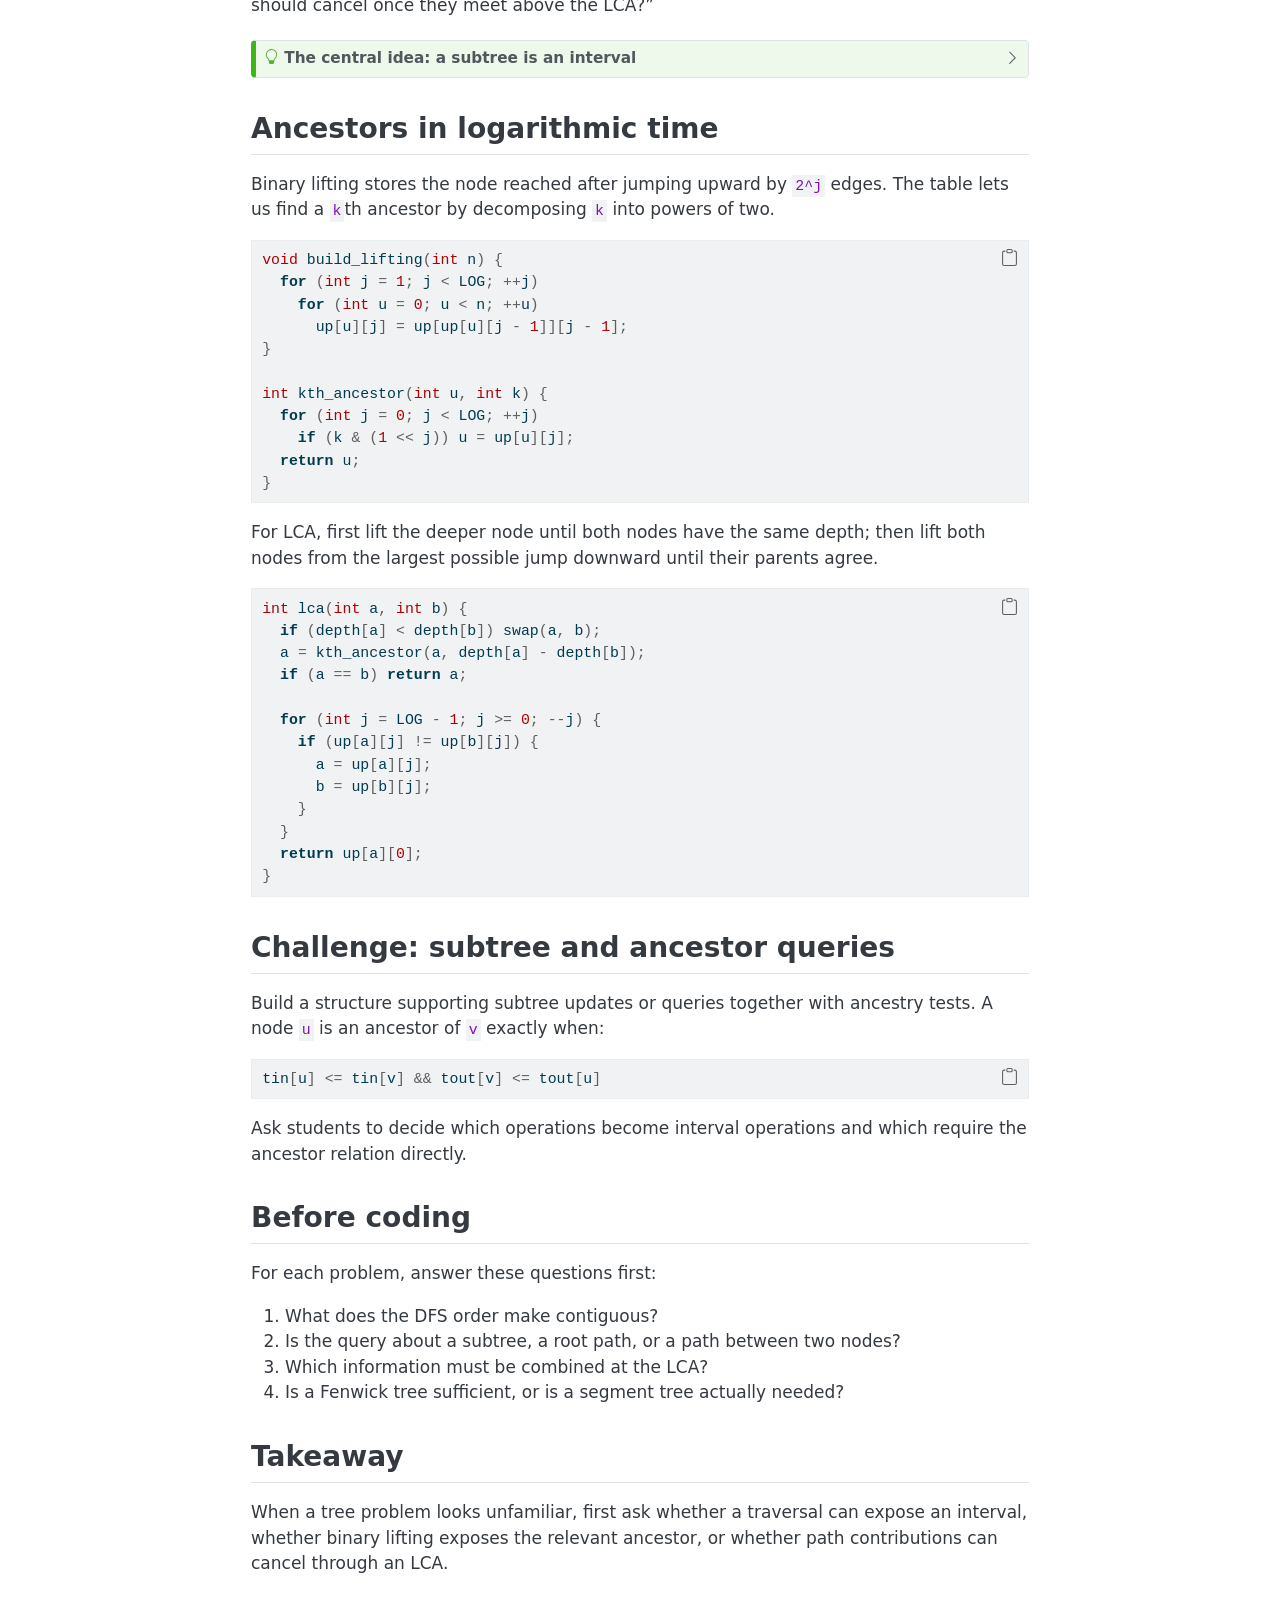
<file: lectures/lecture-1.html>
<!DOCTYPE html>
<html xmlns="http://www.w3.org/1999/xhtml" lang="en" xml:lang="en"><head>

<meta charset="utf-8">
<meta name="generator" content="quarto-1.10.18">

<meta name="viewport" content="width=device-width, initial-scale=1.0, user-scalable=yes">


<title>Lecture 1 — Trees as Arrays – Olinfo</title>
<style>
/* Default styles provided by pandoc.
** See https://pandoc.org/MANUAL.html#variables-for-html for config info.
*/
span.smallcaps{font-variant: small-caps;}
div.columns{display: flex; gap: 1.5em;}
div.column{flex: auto;}
@media screen {
div.columns{gap: min(4vw, 1.5em);}
div.column{overflow-x: auto;}
}
div.hanging-indent{margin-left: 1.5em; text-indent: -1.5em;}
ul.task-list{list-style: none;}
ul.task-list li input[type="checkbox"] {
  width: 0.8em;
  margin: 0 0.8em 0.2em -1em; /* quarto-specific, see https://github.com/quarto-dev/quarto-cli/issues/4556 */ 
  vertical-align: middle;
}
/* CSS for syntax highlighting */
html { -webkit-text-size-adjust: 100%; }
pre > code.sourceCode { white-space: pre; position: relative; }
pre > code.sourceCode > span { display: inline-block; line-height: 1.25; }
pre > code.sourceCode > span:empty { height: 1.2em; }
.sourceCode { overflow: visible; }
code.sourceCode > span { color: inherit; text-decoration: inherit; }
div.sourceCode { margin: 1em 0; }
pre.sourceCode { margin: 0; }
@media screen {
div.sourceCode { overflow: auto; }
}
@media print {
pre > code.sourceCode { white-space: pre-wrap; }
pre > code.sourceCode > span { text-indent: -5em; padding-left: 5em; }
}
pre.numberSource code
  { counter-reset: source-line 0; }
pre.numberSource code > span
  { position: relative; left: -4em; counter-increment: source-line; }
pre.numberSource code > span > a:first-child::before
  { content: counter(source-line);
    position: relative; left: -1em; text-align: right; vertical-align: baseline;
    border: none; display: inline-block;
    -webkit-touch-callout: none; -webkit-user-select: none;
    -khtml-user-select: none; -moz-user-select: none;
    -ms-user-select: none; user-select: none;
    padding: 0 4px; width: 4em;
  }
pre.numberSource { margin-left: 3em;  padding-left: 4px; }
div.sourceCode
  {   }
@media screen {
pre > code.sourceCode > span > a:first-child::before { text-decoration: underline; }
}
</style>


<script src="../site_libs/quarto-nav/quarto-nav.js"></script>
<script src="../site_libs/quarto-nav/headroom.min.js"></script>
<script src="../site_libs/clipboard/clipboard.min.js"></script>
<script src="../site_libs/quarto-search/autocomplete.umd.js"></script>
<script src="../site_libs/quarto-search/fuse.min.js"></script>
<script src="../site_libs/quarto-search/quarto-search.js"></script>
<meta name="quarto:offset" content="../">
<script src="../site_libs/quarto-html/quarto.js" type="module"></script>
<script src="../site_libs/quarto-html/tabsets/tabsets.js" type="module"></script>
<script src="../site_libs/quarto-html/popper.min.js"></script>
<script src="../site_libs/quarto-html/tippy.umd.min.js"></script>
<script src="../site_libs/quarto-html/anchor.min.js"></script>
<link href="../site_libs/quarto-html/tippy.css" rel="stylesheet">
<link href="../site_libs/quarto-html/quarto-syntax-highlighting-64a204ab8560d761af7679ceaba22944.css" rel="stylesheet" class="quarto-color-scheme" id="quarto-text-highlighting-styles">
<link href="../site_libs/quarto-html/quarto-syntax-highlighting-dark-b85bc7c33db8c58e0ec93c3465666fed.css" rel="stylesheet" class="quarto-color-scheme quarto-color-alternate" id="quarto-text-highlighting-styles">
<link href="../site_libs/quarto-html/quarto-syntax-highlighting-64a204ab8560d761af7679ceaba22944.css" rel="stylesheet" class="quarto-color-scheme-extra" id="quarto-text-highlighting-styles">
<script src="../site_libs/bootstrap/bootstrap.min.js"></script>
<link href="../site_libs/bootstrap/bootstrap-icons.css" rel="stylesheet">
<link href="../site_libs/bootstrap/bootstrap-de71e81558e40f666603ac4d65ce9ca5.min.css" rel="stylesheet" append-hash="true" class="quarto-color-scheme" id="quarto-bootstrap" data-mode="light">
<link href="../site_libs/bootstrap/bootstrap-dark-475bc61d731cbf8c5d90876e7aa11284.min.css" rel="stylesheet" append-hash="true" class="quarto-color-scheme quarto-color-alternate" id="quarto-bootstrap" data-mode="dark">
<link href="../site_libs/bootstrap/bootstrap-de71e81558e40f666603ac4d65ce9ca5.min.css" rel="stylesheet" append-hash="true" class="quarto-color-scheme-extra" id="quarto-bootstrap" data-mode="light">
<script id="quarto-search-options" type="application/json">{
  "location": "navbar",
  "copy-button": false,
  "collapse-after": 3,
  "panel-placement": "end",
  "type": "overlay",
  "limit": 50,
  "keyboard-shortcut": [
    "f",
    "/",
    "s"
  ],
  "show-item-context": false,
  "language": {
    "search-no-results-text": "No results",
    "search-matching-documents-text": "matching documents",
    "search-copy-link-title": "Copy link to search",
    "search-hide-matches-text": "Hide additional matches",
    "search-more-match-text": "more match in this document",
    "search-more-matches-text": "more matches in this document",
    "search-clear-button-title": "Clear",
    "search-text-placeholder": "",
    "search-detached-cancel-button-title": "Cancel",
    "search-submit-button-title": "Submit",
    "search-label": "Search"
  }
}</script>
<style>html{ scroll-behavior: smooth; }</style>


</head>

<body class="nav-sidebar docked nav-fixed quarto-light"><script id="quarto-html-before-body" type="application/javascript">
    const toggleBodyColorMode = (bsSheetEl) => {
      const mode = bsSheetEl.getAttribute("data-mode");
      const bodyEl = window.document.querySelector("body");
      if (mode === "dark") {
        bodyEl.classList.add("quarto-dark");
        bodyEl.classList.remove("quarto-light");
      } else {
        bodyEl.classList.add("quarto-light");
        bodyEl.classList.remove("quarto-dark");
      }
    }
    const toggleBodyColorPrimary = () => {
      const bsSheetEl = window.document.querySelector("link#quarto-bootstrap:not([rel=disabled-stylesheet])");
      if (bsSheetEl) {
        toggleBodyColorMode(bsSheetEl);
      }
    }
    const setColorSchemeToggle = (alternate) => {
      const toggles = window.document.querySelectorAll('.quarto-color-scheme-toggle');
      for (let i=0; i < toggles.length; i++) {
        const toggle = toggles[i];
        if (toggle) {
          if (alternate) {
            toggle.classList.add("alternate");
          } else {
            toggle.classList.remove("alternate");
          }
        }
      }
    };
    const toggleColorMode = (alternate) => {
      // Switch the stylesheets
      const primaryStylesheets = window.document.querySelectorAll('link.quarto-color-scheme:not(.quarto-color-alternate)');
      const alternateStylesheets = window.document.querySelectorAll('link.quarto-color-scheme.quarto-color-alternate');
      manageTransitions('#quarto-margin-sidebar .nav-link', false);
      if (alternate) {
        // note: dark is layered on light, we don't disable primary!
        enableStylesheet(alternateStylesheets);
        for (const sheetNode of alternateStylesheets) {
          if (sheetNode.id === "quarto-bootstrap") {
            toggleBodyColorMode(sheetNode);
          }
        }
      } else {
        disableStylesheet(alternateStylesheets);
        enableStylesheet(primaryStylesheets)
        toggleBodyColorPrimary();
      }
      manageTransitions('#quarto-margin-sidebar .nav-link', true);
      // Switch the toggles
      setColorSchemeToggle(alternate)
      // Hack to workaround the fact that safari doesn't
      // properly recolor the scrollbar when toggling (#1455)
      if (navigator.userAgent.indexOf('Safari') > 0 && navigator.userAgent.indexOf('Chrome') == -1) {
        manageTransitions("body", false);
        window.scrollTo(0, 1);
        setTimeout(() => {
          window.scrollTo(0, 0);
          manageTransitions("body", true);
        }, 40);
      }
    }
    const disableStylesheet = (stylesheets) => {
      for (let i=0; i < stylesheets.length; i++) {
        const stylesheet = stylesheets[i];
        stylesheet.rel = 'disabled-stylesheet';
      }
    }
    const enableStylesheet = (stylesheets) => {
      for (let i=0; i < stylesheets.length; i++) {
        const stylesheet = stylesheets[i];
        if(stylesheet.rel !== 'stylesheet') { // for Chrome, which will still FOUC without this check
          stylesheet.rel = 'stylesheet';
        }
      }
    }
    const manageTransitions = (selector, allowTransitions) => {
      const els = window.document.querySelectorAll(selector);
      for (let i=0; i < els.length; i++) {
        const el = els[i];
        if (allowTransitions) {
          el.classList.remove('notransition');
        } else {
          el.classList.add('notransition');
        }
      }
    }
    const isFileUrl = () => {
      return window.location.protocol === 'file:';
    }
    const hasAlternateSentinel = () => {
      let styleSentinel = getColorSchemeSentinel();
      if (styleSentinel !== null) {
        return styleSentinel === "alternate";
      } else {
        return false;
      }
    }
    const setStyleSentinel = (alternate) => {
      const value = alternate ? "alternate" : "default";
      if (!isFileUrl()) {
        window.localStorage.setItem("quarto-color-scheme", value);
      } else {
        localAlternateSentinel = value;
      }
    }
    const getColorSchemeSentinel = () => {
      if (!isFileUrl()) {
        const storageValue = window.localStorage.getItem("quarto-color-scheme");
        return storageValue != null ? storageValue : localAlternateSentinel;
      } else {
        return localAlternateSentinel;
      }
    }
    const toggleGiscusIfUsed = (isAlternate, darkModeDefault) => {
      const baseTheme = document.querySelector('#giscus-base-theme')?.value ?? 'light';
      const alternateTheme = document.querySelector('#giscus-alt-theme')?.value ?? 'dark';
      let newTheme = '';
      if(authorPrefersDark) {
        newTheme = isAlternate ? baseTheme : alternateTheme;
      } else {
        newTheme = isAlternate ? alternateTheme : baseTheme;
      }
      const changeGiscusTheme = () => {
        // From: https://github.com/giscus/giscus/issues/336
        const sendMessage = (message) => {
          const iframe = document.querySelector('iframe.giscus-frame');
          if (!iframe) return;
          iframe.contentWindow.postMessage({ giscus: message }, 'https://giscus.app');
        }
        sendMessage({
          setConfig: {
            theme: newTheme
          }
        });
      }
      const isGiscussLoaded = window.document.querySelector('iframe.giscus-frame') !== null;
      if (isGiscussLoaded) {
        changeGiscusTheme();
      }
    };
    const authorPrefersDark = false;
    const darkModeDefault = authorPrefersDark;
      document.querySelector('link#quarto-text-highlighting-styles.quarto-color-scheme-extra').rel = 'disabled-stylesheet';
      document.querySelector('link#quarto-bootstrap.quarto-color-scheme-extra').rel = 'disabled-stylesheet';
    let localAlternateSentinel = darkModeDefault ? 'alternate' : 'default';
    // Dark / light mode switch
    window.quartoToggleColorScheme = () => {
      // Read the current dark / light value
      let toAlternate = !hasAlternateSentinel();
      toggleColorMode(toAlternate);
      setStyleSentinel(toAlternate);
      toggleGiscusIfUsed(toAlternate, darkModeDefault);
      window.dispatchEvent(new Event('resize'));
    };
    // Switch to dark mode if need be
    if (hasAlternateSentinel()) {
      toggleColorMode(true);
    } else {
      toggleColorMode(false);
    }
  </script>

<div id="quarto-search-results"></div>
  <header id="quarto-header" class="headroom fixed-top">
    <nav class="navbar navbar-expand-lg " data-bs-theme="dark">
      <div class="navbar-container container-fluid">
      <div class="navbar-brand-container mx-auto">
    <a class="navbar-brand" href="../index.html">
    <span class="navbar-title">Olinfo</span>
    </a>
  </div>
            <div id="quarto-search" class="" title="Search"></div>
          <button class="navbar-toggler" type="button" data-bs-toggle="collapse" data-bs-target="#navbarCollapse" aria-controls="navbarCollapse" role="menu" aria-expanded="false" aria-label="Toggle navigation" onclick="if (window.quartoToggleHeadroom) { window.quartoToggleHeadroom(); }">
  <span class="navbar-toggler-icon"></span>
</button>
          <div class="collapse navbar-collapse" id="navbarCollapse">
            <ul class="navbar-nav navbar-nav-scroll me-auto">
  <li class="nav-item">
    <a class="nav-link" href="../index.html"> 
<span class="menu-text">Home</span></a>
  </li>  
  <li class="nav-item">
    <a class="nav-link active" href="../lectures/index.html" aria-current="page"> 
<span class="menu-text">Lectures</span></a>
  </li>  
  <li class="nav-item">
    <a class="nav-link" href="../resources.html"> 
<span class="menu-text">Resources</span></a>
  </li>  
</ul>
          </div> <!-- /navcollapse -->
            <div class="quarto-navbar-tools">
  <a href="" class="quarto-color-scheme-toggle quarto-navigation-tool  px-1" onclick="window.quartoToggleColorScheme(); return false;" title="Toggle dark mode"><i class="bi"></i></a>
</div>
      </div> <!-- /container-fluid -->
    </nav>
  <nav class="quarto-secondary-nav">
    <div class="container-fluid d-flex">
      <button type="button" class="quarto-btn-toggle btn" data-bs-toggle="collapse" role="button" data-bs-target=".quarto-sidebar-collapse-item" aria-controls="quarto-sidebar" aria-expanded="false" aria-label="Toggle sidebar navigation" onclick="if (window.quartoToggleHeadroom) { window.quartoToggleHeadroom(); }">
        <i class="bi bi-layout-text-sidebar-reverse"></i>
      </button>
        <nav class="quarto-page-breadcrumbs" aria-label="breadcrumb"><ol class="breadcrumb"><li class="breadcrumb-item"><a href="../lectures/lecture-1.html">Lecture 1: Trees as Arrays</a></li></ol></nav>
        <a class="flex-grow-1" role="navigation" data-bs-toggle="collapse" data-bs-target=".quarto-sidebar-collapse-item" aria-controls="quarto-sidebar" aria-expanded="false" aria-label="Toggle sidebar navigation" onclick="if (window.quartoToggleHeadroom) { window.quartoToggleHeadroom(); }">      
        </a>
      <button type="button" class="btn quarto-search-button" aria-label="Search" onclick="window.quartoOpenSearch();">
        <i class="bi bi-search"></i>
      </button>
    </div>
  </nav>
</header>
<!-- content -->
<div id="quarto-content" class="quarto-container page-columns page-rows-contents page-layout-article page-navbar">
<!-- sidebar -->
  <nav id="quarto-sidebar" class="sidebar collapse collapse-horizontal quarto-sidebar-collapse-item sidebar-navigation docked overflow-auto">
        <div class="mt-2 flex-shrink-0 align-items-center">
        <div class="sidebar-search">
        <div id="quarto-search" class="" title="Search"></div>
        </div>
        </div>
    <div class="sidebar-menu-container"> 
    <ul class="list-unstyled mt-1">
        <li class="sidebar-item">
  <div class="sidebar-item-container"> 
  <a href="../lectures/index.html" class="sidebar-item-text sidebar-link">
 <span class="menu-text">Overview</span></a>
  </div>
</li>
        <li class="sidebar-item">
  <div class="sidebar-item-container"> 
  <a href="../lectures/lecture-1.html" class="sidebar-item-text sidebar-link active">
 <span class="menu-text">Lecture 1: Trees as Arrays</span></a>
  </div>
</li>
        <li class="sidebar-item">
  <div class="sidebar-item-container"> 
  <a href="../lectures/lecture-2.html" class="sidebar-item-text sidebar-link">
 <span class="menu-text">Lecture 2</span></a>
  </div>
</li>
        <li class="sidebar-item">
  <div class="sidebar-item-container"> 
  <a href="../lectures/lecture-3.html" class="sidebar-item-text sidebar-link">
 <span class="menu-text">Lecture 3</span></a>
  </div>
</li>
        <li class="sidebar-item">
  <div class="sidebar-item-container"> 
  <a href="../lectures/lecture-4.html" class="sidebar-item-text sidebar-link">
 <span class="menu-text">Lecture 4</span></a>
  </div>
</li>
        <li class="sidebar-item">
  <div class="sidebar-item-container"> 
  <a href="../lectures/lecture-5.html" class="sidebar-item-text sidebar-link">
 <span class="menu-text">Lecture 5</span></a>
  </div>
</li>
    </ul>
    </div>
</nav>
<div id="quarto-sidebar-glass" class="quarto-sidebar-collapse-item" data-bs-toggle="collapse" data-bs-target=".quarto-sidebar-collapse-item"></div>
<!-- margin-sidebar -->
    <div id="quarto-margin-sidebar" class="sidebar margin-sidebar">
        <nav id="TOC" role="doc-toc" class="toc-active">
    <h2 id="toc-title">On this page</h2>
   
  <ul>
  <li><a href="#goal" id="toc-goal" class="nav-link active" data-scroll-target="#goal">Goal</a></li>
  <li><a href="#problem-sequence" id="toc-problem-sequence" class="nav-link" data-scroll-target="#problem-sequence">Problem sequence</a>
  <ul class="collapse">
  <li><a href="#subtree-sums-and-intervals" id="toc-subtree-sums-and-intervals" class="nav-link" data-scroll-target="#subtree-sums-and-intervals">1. Subtree sums and intervals</a></li>
  <li><a href="#ancestors-and-lowest-common-ancestors" id="toc-ancestors-and-lowest-common-ancestors" class="nav-link" data-scroll-target="#ancestors-and-lowest-common-ancestors">2. Ancestors and lowest common ancestors</a></li>
  <li><a href="#combining-the-ideas" id="toc-combining-the-ideas" class="nav-link" data-scroll-target="#combining-the-ideas">3. Combining the ideas</a></li>
  </ul></li>
  <li><a href="#ancestors-in-logarithmic-time" id="toc-ancestors-in-logarithmic-time" class="nav-link" data-scroll-target="#ancestors-in-logarithmic-time">Ancestors in logarithmic time</a></li>
  <li><a href="#challenge-subtree-and-ancestor-queries" id="toc-challenge-subtree-and-ancestor-queries" class="nav-link" data-scroll-target="#challenge-subtree-and-ancestor-queries">Challenge: subtree and ancestor queries</a></li>
  <li><a href="#before-coding" id="toc-before-coding" class="nav-link" data-scroll-target="#before-coding">Before coding</a></li>
  <li><a href="#takeaway" id="toc-takeaway" class="nav-link" data-scroll-target="#takeaway">Takeaway</a></li>
  </ul>
</nav>
    </div>
<!-- main -->
<main class="content" id="quarto-document-content">


<header id="title-block-header" class="quarto-title-block default">
<div class="quarto-title">
<h1 class="title">Lecture 1 — Trees as Arrays</h1>
<p class="subtitle lead">Euler tours, LCA, and range-query structures</p>
</div>



<div class="quarto-title-meta">

    
  
    
  </div>
  


</header>


<section id="goal" class="level2">
<h2 class="anchored" data-anchor-id="goal">Goal</h2>
<p>Learn to turn a tree into an array so that familiar range-query tools can answer subtree and ancestry questions efficiently.</p>
<div class="callout callout-style-default callout-note callout-titled">
<div class="callout-header d-flex align-content-center">
<div class="callout-icon-container">
<i class="callout-icon"></i>
</div>
<div class="callout-title-container flex-fill">
<span class="screen-reader-only">Note</span>Suggested class
</div>
</div>
<div class="callout-body-container callout-body">
<p><strong>Core sequence:</strong> <a href="https://cses.fi/problemset/task/1137/">Subtree Queries</a> → <a href="https://cses.fi/problemset/task/1688/">Company Queries II</a> → <a href="https://cses.fi/problemset/task/1136/">Counting Paths</a><br>
<strong>Prerequisites:</strong> DFS, arrays, and a Fenwick tree or segment tree.<br>
<strong>Main pattern:</strong> tree → intervals / ancestors → range structure or accumulation.</p>
</div>
</div>
</section>
<section id="problem-sequence" class="level2">
<h2 class="anchored" data-anchor-id="problem-sequence">Problem sequence</h2>
<section id="subtree-sums-and-intervals" class="level3">
<h3 class="anchored" data-anchor-id="subtree-sums-and-intervals">1. Subtree sums and intervals</h3>
<ul>
<li><a href="https://cses.fi/problemset/task/1137/">Subtree Queries — CSES</a>: point-update a node and query its subtree sum. This is the first implementation of Euler-tour flattening plus a Fenwick tree or segment tree.</li>
<li><strong>Subtree Sum:</strong> use the same setup as a short warm-up. First ask students how the answer would be computed if every subtree were already an interval.</li>
</ul>
<div class="callout callout-style-default callout-tip callout-titled">
<div class="callout-header d-flex align-content-center collapsed" data-bs-toggle="collapse" data-bs-target=".callout-2-contents" aria-controls="callout-2" aria-expanded="false" aria-label="Toggle callout">
<div class="callout-icon-container">
<i class="callout-icon"></i>
</div>
<div class="callout-title-container flex-fill">
<span class="screen-reader-only">Tip</span>Solution — Subtree Queries (C++)
</div>
<div class="callout-btn-toggle d-inline-block border-0 py-1 ps-1 pe-0 float-end"><i class="callout-toggle"></i></div>
</div>
<div id="callout-2" class="callout-2-contents callout-collapse collapse">
<div class="callout-body-container callout-body">
<div class="code-copy-outer-scaffold"><div class="sourceCode" id="cb1"><pre class="sourceCode cpp code-with-copy"><code class="sourceCode cpp"><span id="cb1-1"><a href="#cb1-1" aria-hidden="true" tabindex="-1"></a><span class="pp">#include </span><span class="im">&lt;iostream&gt;</span></span>
<span id="cb1-2"><a href="#cb1-2" aria-hidden="true" tabindex="-1"></a><span class="pp">#include </span><span class="im">&lt;vector&gt;</span></span>
<span id="cb1-3"><a href="#cb1-3" aria-hidden="true" tabindex="-1"></a><span class="pp">#include </span><span class="im">&lt;unordered_map&gt;</span></span>
<span id="cb1-4"><a href="#cb1-4" aria-hidden="true" tabindex="-1"></a><span class="pp">#include </span><span class="im">&lt;unordered_set&gt;</span></span>
<span id="cb1-5"><a href="#cb1-5" aria-hidden="true" tabindex="-1"></a><span class="pp">#include </span><span class="im">&lt;algorithm&gt;</span></span>
<span id="cb1-6"><a href="#cb1-6" aria-hidden="true" tabindex="-1"></a><span class="pp">#include </span><span class="im">&lt;sstream&gt;</span></span>
<span id="cb1-7"><a href="#cb1-7" aria-hidden="true" tabindex="-1"></a><span class="pp">#include </span><span class="im">&lt;cmath&gt;</span></span>
<span id="cb1-8"><a href="#cb1-8" aria-hidden="true" tabindex="-1"></a><span class="pp">#include </span><span class="im">&lt;map&gt;</span></span>
<span id="cb1-9"><a href="#cb1-9" aria-hidden="true" tabindex="-1"></a><span class="pp">#include </span><span class="im">&lt;set&gt;</span></span>
<span id="cb1-10"><a href="#cb1-10" aria-hidden="true" tabindex="-1"></a><span class="pp">#include </span><span class="im">&lt;numeric&gt;</span></span>
<span id="cb1-11"><a href="#cb1-11" aria-hidden="true" tabindex="-1"></a><span class="pp">#include </span><span class="im">&lt;climits&gt;</span></span>
<span id="cb1-12"><a href="#cb1-12" aria-hidden="true" tabindex="-1"></a></span>
<span id="cb1-13"><a href="#cb1-13" aria-hidden="true" tabindex="-1"></a><span class="kw">using</span> <span class="kw">namespace</span> std<span class="op">;</span></span>
<span id="cb1-14"><a href="#cb1-14" aria-hidden="true" tabindex="-1"></a></span>
<span id="cb1-15"><a href="#cb1-15" aria-hidden="true" tabindex="-1"></a><span class="pp">#define DEBUG </span><span class="dv">0</span></span>
<span id="cb1-16"><a href="#cb1-16" aria-hidden="true" tabindex="-1"></a></span>
<span id="cb1-17"><a href="#cb1-17" aria-hidden="true" tabindex="-1"></a><span class="pp">#if DEBUG</span></span>
<span id="cb1-18"><a href="#cb1-18" aria-hidden="true" tabindex="-1"></a><span class="pp">#define HAS_EXTRA </span><span class="dv">1</span></span>
<span id="cb1-19"><a href="#cb1-19" aria-hidden="true" tabindex="-1"></a><span class="pp">#include </span><span class="im">"../codeforces/debug.hpp"</span></span>
<span id="cb1-20"><a href="#cb1-20" aria-hidden="true" tabindex="-1"></a><span class="pp">#endif</span></span>
<span id="cb1-21"><a href="#cb1-21" aria-hidden="true" tabindex="-1"></a></span>
<span id="cb1-22"><a href="#cb1-22" aria-hidden="true" tabindex="-1"></a><span class="kw">typedef</span> <span class="dt">long</span> <span class="dt">long</span> <span class="dt">int</span> ll<span class="op">;</span></span>
<span id="cb1-23"><a href="#cb1-23" aria-hidden="true" tabindex="-1"></a><span class="kw">typedef</span> vector<span class="op">&lt;</span><span class="dt">int</span><span class="op">&gt;</span> vint<span class="op">;</span></span>
<span id="cb1-24"><a href="#cb1-24" aria-hidden="true" tabindex="-1"></a></span>
<span id="cb1-25"><a href="#cb1-25" aria-hidden="true" tabindex="-1"></a><span class="dt">bool</span> intersect<span class="op">(</span><span class="dt">int</span> l1<span class="op">,</span> <span class="dt">int</span> r1<span class="op">,</span> <span class="dt">int</span> l2<span class="op">,</span> <span class="dt">int</span> r2<span class="op">)</span></span>
<span id="cb1-26"><a href="#cb1-26" aria-hidden="true" tabindex="-1"></a><span class="op">{</span></span>
<span id="cb1-27"><a href="#cb1-27" aria-hidden="true" tabindex="-1"></a>    <span class="cf">return</span> max<span class="op">(</span>l1<span class="op">,</span> l2<span class="op">)</span> <span class="op">&lt;=</span> min<span class="op">(</span>r1<span class="op">,</span> r2<span class="op">);</span></span>
<span id="cb1-28"><a href="#cb1-28" aria-hidden="true" tabindex="-1"></a><span class="op">}</span></span>
<span id="cb1-29"><a href="#cb1-29" aria-hidden="true" tabindex="-1"></a></span>
<span id="cb1-30"><a href="#cb1-30" aria-hidden="true" tabindex="-1"></a><span class="kw">class</span> SegTree</span>
<span id="cb1-31"><a href="#cb1-31" aria-hidden="true" tabindex="-1"></a><span class="op">{</span></span>
<span id="cb1-32"><a href="#cb1-32" aria-hidden="true" tabindex="-1"></a>    <span class="dt">void</span> _update<span class="op">(</span><span class="dt">int</span> p<span class="op">,</span> ll val<span class="op">,</span> <span class="dt">int</span> cp<span class="op">,</span> <span class="dt">int</span> l<span class="op">,</span> <span class="dt">int</span> r<span class="op">)</span></span>
<span id="cb1-33"><a href="#cb1-33" aria-hidden="true" tabindex="-1"></a>    <span class="op">{</span></span>
<span id="cb1-34"><a href="#cb1-34" aria-hidden="true" tabindex="-1"></a>        <span class="cf">if</span> <span class="op">(</span>p <span class="op">&lt;</span> l <span class="op">||</span> p <span class="op">&gt;</span> r<span class="op">)</span></span>
<span id="cb1-35"><a href="#cb1-35" aria-hidden="true" tabindex="-1"></a>            <span class="cf">return</span><span class="op">;</span></span>
<span id="cb1-36"><a href="#cb1-36" aria-hidden="true" tabindex="-1"></a></span>
<span id="cb1-37"><a href="#cb1-37" aria-hidden="true" tabindex="-1"></a>        <span class="cf">if</span> <span class="op">(</span>l <span class="op">==</span> r<span class="op">)</span></span>
<span id="cb1-38"><a href="#cb1-38" aria-hidden="true" tabindex="-1"></a>        <span class="op">{</span></span>
<span id="cb1-39"><a href="#cb1-39" aria-hidden="true" tabindex="-1"></a>            tree<span class="op">[</span>cp<span class="op">]</span> <span class="op">=</span> val<span class="op">;</span></span>
<span id="cb1-40"><a href="#cb1-40" aria-hidden="true" tabindex="-1"></a>            <span class="cf">return</span><span class="op">;</span></span>
<span id="cb1-41"><a href="#cb1-41" aria-hidden="true" tabindex="-1"></a>        <span class="op">}</span></span>
<span id="cb1-42"><a href="#cb1-42" aria-hidden="true" tabindex="-1"></a></span>
<span id="cb1-43"><a href="#cb1-43" aria-hidden="true" tabindex="-1"></a>        <span class="dt">int</span> tm <span class="op">=</span> <span class="op">(</span>l <span class="op">+</span> r<span class="op">)</span> <span class="op">/</span> <span class="dv">2</span><span class="op">;</span></span>
<span id="cb1-44"><a href="#cb1-44" aria-hidden="true" tabindex="-1"></a></span>
<span id="cb1-45"><a href="#cb1-45" aria-hidden="true" tabindex="-1"></a>        _update<span class="op">(</span>p<span class="op">,</span> val<span class="op">,</span> cp <span class="op">*</span> <span class="dv">2</span><span class="op">,</span> l<span class="op">,</span> tm<span class="op">);</span></span>
<span id="cb1-46"><a href="#cb1-46" aria-hidden="true" tabindex="-1"></a>        _update<span class="op">(</span>p<span class="op">,</span> val<span class="op">,</span> cp <span class="op">*</span> <span class="dv">2</span> <span class="op">+</span> <span class="dv">1</span><span class="op">,</span> tm <span class="op">+</span> <span class="dv">1</span><span class="op">,</span> r<span class="op">);</span></span>
<span id="cb1-47"><a href="#cb1-47" aria-hidden="true" tabindex="-1"></a></span>
<span id="cb1-48"><a href="#cb1-48" aria-hidden="true" tabindex="-1"></a>        tree<span class="op">[</span>cp<span class="op">]</span> <span class="op">=</span> tree<span class="op">[</span>cp <span class="op">*</span> <span class="dv">2</span><span class="op">]</span> <span class="op">+</span> tree<span class="op">[</span>cp <span class="op">*</span> <span class="dv">2</span> <span class="op">+</span> <span class="dv">1</span><span class="op">];</span></span>
<span id="cb1-49"><a href="#cb1-49" aria-hidden="true" tabindex="-1"></a>    <span class="op">}</span></span>
<span id="cb1-50"><a href="#cb1-50" aria-hidden="true" tabindex="-1"></a></span>
<span id="cb1-51"><a href="#cb1-51" aria-hidden="true" tabindex="-1"></a>    <span class="dt">void</span> build<span class="op">(</span>vector<span class="op">&lt;</span>ll<span class="op">&gt;</span> <span class="op">&amp;</span>a<span class="op">,</span> <span class="dt">int</span> v<span class="op">,</span> <span class="dt">int</span> tl<span class="op">,</span> <span class="dt">int</span> <span class="fu">tr</span><span class="op">)</span></span>
<span id="cb1-52"><a href="#cb1-52" aria-hidden="true" tabindex="-1"></a>    <span class="op">{</span></span>
<span id="cb1-53"><a href="#cb1-53" aria-hidden="true" tabindex="-1"></a>        <span class="cf">if</span> <span class="op">(</span>tl <span class="op">==</span> <span class="fu">tr</span><span class="op">)</span></span>
<span id="cb1-54"><a href="#cb1-54" aria-hidden="true" tabindex="-1"></a>        <span class="op">{</span></span>
<span id="cb1-55"><a href="#cb1-55" aria-hidden="true" tabindex="-1"></a>            tree<span class="op">[</span>v<span class="op">]</span> <span class="op">=</span> a<span class="op">[</span>tl<span class="op">];</span></span>
<span id="cb1-56"><a href="#cb1-56" aria-hidden="true" tabindex="-1"></a>        <span class="op">}</span></span>
<span id="cb1-57"><a href="#cb1-57" aria-hidden="true" tabindex="-1"></a>        <span class="cf">else</span></span>
<span id="cb1-58"><a href="#cb1-58" aria-hidden="true" tabindex="-1"></a>        <span class="op">{</span></span>
<span id="cb1-59"><a href="#cb1-59" aria-hidden="true" tabindex="-1"></a>            <span class="dt">int</span> tm <span class="op">=</span> <span class="op">(</span>tl <span class="op">+</span> <span class="fu">tr</span><span class="op">)</span> <span class="op">/</span> <span class="dv">2</span><span class="op">;</span></span>
<span id="cb1-60"><a href="#cb1-60" aria-hidden="true" tabindex="-1"></a></span>
<span id="cb1-61"><a href="#cb1-61" aria-hidden="true" tabindex="-1"></a>            build<span class="op">(</span>a<span class="op">,</span> v <span class="op">*</span> <span class="dv">2</span><span class="op">,</span> tl<span class="op">,</span> tm<span class="op">);</span></span>
<span id="cb1-62"><a href="#cb1-62" aria-hidden="true" tabindex="-1"></a>            build<span class="op">(</span>a<span class="op">,</span> v <span class="op">*</span> <span class="dv">2</span> <span class="op">+</span> <span class="dv">1</span><span class="op">,</span> tm <span class="op">+</span> <span class="dv">1</span><span class="op">,</span> <span class="fu">tr</span><span class="op">);</span></span>
<span id="cb1-63"><a href="#cb1-63" aria-hidden="true" tabindex="-1"></a></span>
<span id="cb1-64"><a href="#cb1-64" aria-hidden="true" tabindex="-1"></a>            tree<span class="op">[</span>v<span class="op">]</span> <span class="op">=</span> tree<span class="op">[</span>v <span class="op">*</span> <span class="dv">2</span><span class="op">]</span> <span class="op">+</span> tree<span class="op">[</span>v <span class="op">*</span> <span class="dv">2</span> <span class="op">+</span> <span class="dv">1</span><span class="op">];</span></span>
<span id="cb1-65"><a href="#cb1-65" aria-hidden="true" tabindex="-1"></a>        <span class="op">}</span></span>
<span id="cb1-66"><a href="#cb1-66" aria-hidden="true" tabindex="-1"></a>    <span class="op">}</span></span>
<span id="cb1-67"><a href="#cb1-67" aria-hidden="true" tabindex="-1"></a></span>
<span id="cb1-68"><a href="#cb1-68" aria-hidden="true" tabindex="-1"></a>    ll _sum<span class="op">(</span><span class="dt">int</span> v<span class="op">,</span> <span class="dt">int</span> tl<span class="op">,</span> <span class="dt">int</span> <span class="fu">tr</span><span class="op">,</span> <span class="dt">int</span> l<span class="op">,</span> <span class="dt">int</span> r<span class="op">)</span></span>
<span id="cb1-69"><a href="#cb1-69" aria-hidden="true" tabindex="-1"></a>    <span class="op">{</span></span>
<span id="cb1-70"><a href="#cb1-70" aria-hidden="true" tabindex="-1"></a>        <span class="cf">if</span> <span class="op">(</span>l <span class="op">&gt;</span> r<span class="op">)</span></span>
<span id="cb1-71"><a href="#cb1-71" aria-hidden="true" tabindex="-1"></a>            <span class="cf">return</span> <span class="dv">0</span><span class="bu">LL</span><span class="op">;</span></span>
<span id="cb1-72"><a href="#cb1-72" aria-hidden="true" tabindex="-1"></a></span>
<span id="cb1-73"><a href="#cb1-73" aria-hidden="true" tabindex="-1"></a>        <span class="cf">if</span> <span class="op">(</span>l <span class="op">==</span> tl <span class="op">&amp;&amp;</span> r <span class="op">==</span> <span class="fu">tr</span><span class="op">)</span></span>
<span id="cb1-74"><a href="#cb1-74" aria-hidden="true" tabindex="-1"></a>            <span class="cf">return</span> tree<span class="op">[</span>v<span class="op">];</span></span>
<span id="cb1-75"><a href="#cb1-75" aria-hidden="true" tabindex="-1"></a></span>
<span id="cb1-76"><a href="#cb1-76" aria-hidden="true" tabindex="-1"></a>        <span class="dt">int</span> tm <span class="op">=</span> <span class="op">(</span>tl <span class="op">+</span> <span class="fu">tr</span><span class="op">)</span> <span class="op">/</span> <span class="dv">2</span><span class="op">;</span></span>
<span id="cb1-77"><a href="#cb1-77" aria-hidden="true" tabindex="-1"></a></span>
<span id="cb1-78"><a href="#cb1-78" aria-hidden="true" tabindex="-1"></a>        <span class="cf">return</span> _sum<span class="op">(</span>v <span class="op">*</span> <span class="dv">2</span><span class="op">,</span> tl<span class="op">,</span> tm<span class="op">,</span> l<span class="op">,</span> min<span class="op">(</span>r<span class="op">,</span> tm<span class="op">))</span> <span class="op">+</span></span>
<span id="cb1-79"><a href="#cb1-79" aria-hidden="true" tabindex="-1"></a>               _sum<span class="op">(</span>v <span class="op">*</span> <span class="dv">2</span> <span class="op">+</span> <span class="dv">1</span><span class="op">,</span> tm <span class="op">+</span> <span class="dv">1</span><span class="op">,</span> <span class="fu">tr</span><span class="op">,</span> max<span class="op">(</span>l<span class="op">,</span> tm <span class="op">+</span> <span class="dv">1</span><span class="op">),</span> r<span class="op">);</span></span>
<span id="cb1-80"><a href="#cb1-80" aria-hidden="true" tabindex="-1"></a>    <span class="op">}</span></span>
<span id="cb1-81"><a href="#cb1-81" aria-hidden="true" tabindex="-1"></a></span>
<span id="cb1-82"><a href="#cb1-82" aria-hidden="true" tabindex="-1"></a><span class="kw">public</span><span class="op">:</span></span>
<span id="cb1-83"><a href="#cb1-83" aria-hidden="true" tabindex="-1"></a>    vector<span class="op">&lt;</span>ll<span class="op">&gt;</span> tree<span class="op">;</span></span>
<span id="cb1-84"><a href="#cb1-84" aria-hidden="true" tabindex="-1"></a>    <span class="dt">int</span> size<span class="op">;</span></span>
<span id="cb1-85"><a href="#cb1-85" aria-hidden="true" tabindex="-1"></a></span>
<span id="cb1-86"><a href="#cb1-86" aria-hidden="true" tabindex="-1"></a>    SegTree<span class="op">(</span>vector<span class="op">&lt;</span>ll<span class="op">&gt;</span> s<span class="op">)</span></span>
<span id="cb1-87"><a href="#cb1-87" aria-hidden="true" tabindex="-1"></a>    <span class="op">{</span></span>
<span id="cb1-88"><a href="#cb1-88" aria-hidden="true" tabindex="-1"></a>        size <span class="op">=</span> s<span class="op">.</span>size<span class="op">();</span></span>
<span id="cb1-89"><a href="#cb1-89" aria-hidden="true" tabindex="-1"></a>        tree<span class="op">.</span>resize<span class="op">(</span><span class="dv">4</span> <span class="op">*</span> size<span class="op">);</span></span>
<span id="cb1-90"><a href="#cb1-90" aria-hidden="true" tabindex="-1"></a>        build<span class="op">(</span>s<span class="op">,</span> <span class="dv">1</span><span class="op">,</span> <span class="dv">0</span><span class="op">,</span> size <span class="op">-</span> <span class="dv">1</span><span class="op">);</span></span>
<span id="cb1-91"><a href="#cb1-91" aria-hidden="true" tabindex="-1"></a>    <span class="op">}</span></span>
<span id="cb1-92"><a href="#cb1-92" aria-hidden="true" tabindex="-1"></a></span>
<span id="cb1-93"><a href="#cb1-93" aria-hidden="true" tabindex="-1"></a>    ll sum<span class="op">(</span><span class="dt">int</span> l<span class="op">,</span> <span class="dt">int</span> r<span class="op">)</span></span>
<span id="cb1-94"><a href="#cb1-94" aria-hidden="true" tabindex="-1"></a>    <span class="op">{</span></span>
<span id="cb1-95"><a href="#cb1-95" aria-hidden="true" tabindex="-1"></a>        <span class="cf">return</span> _sum<span class="op">(</span><span class="dv">1</span><span class="op">,</span> <span class="dv">0</span><span class="op">,</span> size <span class="op">-</span> <span class="dv">1</span><span class="op">,</span> l<span class="op">,</span> r<span class="op">);</span></span>
<span id="cb1-96"><a href="#cb1-96" aria-hidden="true" tabindex="-1"></a>    <span class="op">}</span></span>
<span id="cb1-97"><a href="#cb1-97" aria-hidden="true" tabindex="-1"></a></span>
<span id="cb1-98"><a href="#cb1-98" aria-hidden="true" tabindex="-1"></a>    <span class="dt">void</span> update<span class="op">(</span><span class="dt">int</span> pos<span class="op">,</span> ll v<span class="op">)</span></span>
<span id="cb1-99"><a href="#cb1-99" aria-hidden="true" tabindex="-1"></a>    <span class="op">{</span></span>
<span id="cb1-100"><a href="#cb1-100" aria-hidden="true" tabindex="-1"></a>        _update<span class="op">(</span>pos<span class="op">,</span> v<span class="op">,</span> <span class="dv">1</span><span class="op">,</span> <span class="dv">0</span><span class="op">,</span> size <span class="op">-</span> <span class="dv">1</span><span class="op">);</span></span>
<span id="cb1-101"><a href="#cb1-101" aria-hidden="true" tabindex="-1"></a>    <span class="op">}</span></span>
<span id="cb1-102"><a href="#cb1-102" aria-hidden="true" tabindex="-1"></a><span class="op">};</span></span>
<span id="cb1-103"><a href="#cb1-103" aria-hidden="true" tabindex="-1"></a></span>
<span id="cb1-104"><a href="#cb1-104" aria-hidden="true" tabindex="-1"></a><span class="dt">void</span> DFSFlattening<span class="op">(</span></span>
<span id="cb1-105"><a href="#cb1-105" aria-hidden="true" tabindex="-1"></a>    vector<span class="op">&lt;</span>vector<span class="op">&lt;</span>ll<span class="op">&gt;&gt;</span> <span class="op">&amp;</span>graph<span class="op">,</span></span>
<span id="cb1-106"><a href="#cb1-106" aria-hidden="true" tabindex="-1"></a>    vector<span class="op">&lt;</span>ll<span class="op">&gt;</span> <span class="op">&amp;</span>nodes<span class="op">,</span></span>
<span id="cb1-107"><a href="#cb1-107" aria-hidden="true" tabindex="-1"></a>    <span class="dt">int</span> node<span class="op">,</span></span>
<span id="cb1-108"><a href="#cb1-108" aria-hidden="true" tabindex="-1"></a>    <span class="dt">int</span> prev<span class="op">,</span></span>
<span id="cb1-109"><a href="#cb1-109" aria-hidden="true" tabindex="-1"></a>    vector<span class="op">&lt;</span>ll<span class="op">&gt;</span> <span class="op">&amp;</span>res<span class="op">,</span></span>
<span id="cb1-110"><a href="#cb1-110" aria-hidden="true" tabindex="-1"></a>    vint <span class="op">&amp;</span>start<span class="op">,</span></span>
<span id="cb1-111"><a href="#cb1-111" aria-hidden="true" tabindex="-1"></a>    vint <span class="op">&amp;</span>end<span class="op">)</span></span>
<span id="cb1-112"><a href="#cb1-112" aria-hidden="true" tabindex="-1"></a><span class="op">{</span></span>
<span id="cb1-113"><a href="#cb1-113" aria-hidden="true" tabindex="-1"></a>    start<span class="op">[</span>node<span class="op">]</span> <span class="op">=</span> res<span class="op">.</span>size<span class="op">();</span></span>
<span id="cb1-114"><a href="#cb1-114" aria-hidden="true" tabindex="-1"></a>    res<span class="op">.</span>push_back<span class="op">(</span>nodes<span class="op">[</span>node<span class="op">]);</span></span>
<span id="cb1-115"><a href="#cb1-115" aria-hidden="true" tabindex="-1"></a></span>
<span id="cb1-116"><a href="#cb1-116" aria-hidden="true" tabindex="-1"></a>    <span class="cf">for</span> <span class="op">(</span><span class="dt">int</span> child <span class="op">:</span> graph<span class="op">[</span>node<span class="op">])</span></span>
<span id="cb1-117"><a href="#cb1-117" aria-hidden="true" tabindex="-1"></a>    <span class="op">{</span></span>
<span id="cb1-118"><a href="#cb1-118" aria-hidden="true" tabindex="-1"></a>        <span class="cf">if</span> <span class="op">(</span>child <span class="op">==</span> prev<span class="op">)</span></span>
<span id="cb1-119"><a href="#cb1-119" aria-hidden="true" tabindex="-1"></a>            <span class="cf">continue</span><span class="op">;</span></span>
<span id="cb1-120"><a href="#cb1-120" aria-hidden="true" tabindex="-1"></a></span>
<span id="cb1-121"><a href="#cb1-121" aria-hidden="true" tabindex="-1"></a>        DFSFlattening<span class="op">(</span>graph<span class="op">,</span> nodes<span class="op">,</span> child<span class="op">,</span> node<span class="op">,</span> res<span class="op">,</span> start<span class="op">,</span> end<span class="op">);</span></span>
<span id="cb1-122"><a href="#cb1-122" aria-hidden="true" tabindex="-1"></a>    <span class="op">}</span></span>
<span id="cb1-123"><a href="#cb1-123" aria-hidden="true" tabindex="-1"></a></span>
<span id="cb1-124"><a href="#cb1-124" aria-hidden="true" tabindex="-1"></a>    end<span class="op">[</span>node<span class="op">]</span> <span class="op">=</span> res<span class="op">.</span>size<span class="op">()</span> <span class="op">-</span> <span class="dv">1</span><span class="op">;</span></span>
<span id="cb1-125"><a href="#cb1-125" aria-hidden="true" tabindex="-1"></a><span class="op">}</span></span>
<span id="cb1-126"><a href="#cb1-126" aria-hidden="true" tabindex="-1"></a></span>
<span id="cb1-127"><a href="#cb1-127" aria-hidden="true" tabindex="-1"></a><span class="dt">int</span> main<span class="op">()</span></span>
<span id="cb1-128"><a href="#cb1-128" aria-hidden="true" tabindex="-1"></a><span class="op">{</span></span>
<span id="cb1-129"><a href="#cb1-129" aria-hidden="true" tabindex="-1"></a>    ios<span class="op">::</span>sync_with_stdio<span class="op">(</span><span class="kw">false</span><span class="op">);</span></span>
<span id="cb1-130"><a href="#cb1-130" aria-hidden="true" tabindex="-1"></a>    cin<span class="op">.</span>tie<span class="op">(</span><span class="kw">nullptr</span><span class="op">);</span></span>
<span id="cb1-131"><a href="#cb1-131" aria-hidden="true" tabindex="-1"></a></span>
<span id="cb1-132"><a href="#cb1-132" aria-hidden="true" tabindex="-1"></a>    ll n<span class="op">,</span> q<span class="op">;</span></span>
<span id="cb1-133"><a href="#cb1-133" aria-hidden="true" tabindex="-1"></a>    cin <span class="op">&gt;&gt;</span> n <span class="op">&gt;&gt;</span> q<span class="op">;</span></span>
<span id="cb1-134"><a href="#cb1-134" aria-hidden="true" tabindex="-1"></a></span>
<span id="cb1-135"><a href="#cb1-135" aria-hidden="true" tabindex="-1"></a>    vector<span class="op">&lt;</span>ll<span class="op">&gt;</span> nodes<span class="op">(</span>n <span class="op">+</span> <span class="dv">1</span><span class="op">);</span></span>
<span id="cb1-136"><a href="#cb1-136" aria-hidden="true" tabindex="-1"></a></span>
<span id="cb1-137"><a href="#cb1-137" aria-hidden="true" tabindex="-1"></a>    <span class="cf">for</span> <span class="op">(</span>ll i <span class="op">=</span> <span class="dv">0</span><span class="op">;</span> i <span class="op">&lt;</span> n<span class="op">;</span> i<span class="op">++)</span></span>
<span id="cb1-138"><a href="#cb1-138" aria-hidden="true" tabindex="-1"></a>        cin <span class="op">&gt;&gt;</span> nodes<span class="op">[</span>i <span class="op">+</span> <span class="dv">1</span><span class="op">];</span></span>
<span id="cb1-139"><a href="#cb1-139" aria-hidden="true" tabindex="-1"></a></span>
<span id="cb1-140"><a href="#cb1-140" aria-hidden="true" tabindex="-1"></a>    vector<span class="op">&lt;</span>vector<span class="op">&lt;</span>ll<span class="op">&gt;&gt;</span> edges<span class="op">(</span>n <span class="op">+</span> <span class="dv">1</span><span class="op">);</span></span>
<span id="cb1-141"><a href="#cb1-141" aria-hidden="true" tabindex="-1"></a></span>
<span id="cb1-142"><a href="#cb1-142" aria-hidden="true" tabindex="-1"></a>    <span class="cf">for</span> <span class="op">(</span>ll i <span class="op">=</span> <span class="dv">0</span><span class="op">;</span> i <span class="op">&lt;</span> n <span class="op">-</span> <span class="dv">1</span><span class="op">;</span> i<span class="op">++)</span></span>
<span id="cb1-143"><a href="#cb1-143" aria-hidden="true" tabindex="-1"></a>    <span class="op">{</span></span>
<span id="cb1-144"><a href="#cb1-144" aria-hidden="true" tabindex="-1"></a>        ll f<span class="op">,</span> t<span class="op">;</span></span>
<span id="cb1-145"><a href="#cb1-145" aria-hidden="true" tabindex="-1"></a>        cin <span class="op">&gt;&gt;</span> f <span class="op">&gt;&gt;</span> t<span class="op">;</span></span>
<span id="cb1-146"><a href="#cb1-146" aria-hidden="true" tabindex="-1"></a></span>
<span id="cb1-147"><a href="#cb1-147" aria-hidden="true" tabindex="-1"></a>        edges<span class="op">[</span>f<span class="op">].</span>push_back<span class="op">(</span>t<span class="op">);</span></span>
<span id="cb1-148"><a href="#cb1-148" aria-hidden="true" tabindex="-1"></a>        edges<span class="op">[</span>t<span class="op">].</span>push_back<span class="op">(</span>f<span class="op">);</span></span>
<span id="cb1-149"><a href="#cb1-149" aria-hidden="true" tabindex="-1"></a>    <span class="op">}</span></span>
<span id="cb1-150"><a href="#cb1-150" aria-hidden="true" tabindex="-1"></a></span>
<span id="cb1-151"><a href="#cb1-151" aria-hidden="true" tabindex="-1"></a>    vector<span class="op">&lt;</span>ll<span class="op">&gt;</span> flat<span class="op">;</span></span>
<span id="cb1-152"><a href="#cb1-152" aria-hidden="true" tabindex="-1"></a>    vint start<span class="op">(</span>n <span class="op">+</span> <span class="dv">1</span><span class="op">);</span></span>
<span id="cb1-153"><a href="#cb1-153" aria-hidden="true" tabindex="-1"></a>    vint end<span class="op">(</span>n <span class="op">+</span> <span class="dv">1</span><span class="op">);</span></span>
<span id="cb1-154"><a href="#cb1-154" aria-hidden="true" tabindex="-1"></a></span>
<span id="cb1-155"><a href="#cb1-155" aria-hidden="true" tabindex="-1"></a>    DFSFlattening<span class="op">(</span>edges<span class="op">,</span> nodes<span class="op">,</span> <span class="dv">1</span><span class="op">,</span> <span class="op">-</span><span class="dv">1</span><span class="op">,</span> flat<span class="op">,</span> start<span class="op">,</span> end<span class="op">);</span></span>
<span id="cb1-156"><a href="#cb1-156" aria-hidden="true" tabindex="-1"></a></span>
<span id="cb1-157"><a href="#cb1-157" aria-hidden="true" tabindex="-1"></a>    SegTree sg<span class="op">(</span>flat<span class="op">);</span></span>
<span id="cb1-158"><a href="#cb1-158" aria-hidden="true" tabindex="-1"></a></span>
<span id="cb1-159"><a href="#cb1-159" aria-hidden="true" tabindex="-1"></a>    <span class="cf">for</span> <span class="op">(</span>ll i <span class="op">=</span> <span class="dv">0</span><span class="op">;</span> i <span class="op">&lt;</span> q<span class="op">;</span> i<span class="op">++)</span></span>
<span id="cb1-160"><a href="#cb1-160" aria-hidden="true" tabindex="-1"></a>    <span class="op">{</span></span>
<span id="cb1-161"><a href="#cb1-161" aria-hidden="true" tabindex="-1"></a>        ll type<span class="op">;</span></span>
<span id="cb1-162"><a href="#cb1-162" aria-hidden="true" tabindex="-1"></a>        cin <span class="op">&gt;&gt;</span> type<span class="op">;</span></span>
<span id="cb1-163"><a href="#cb1-163" aria-hidden="true" tabindex="-1"></a></span>
<span id="cb1-164"><a href="#cb1-164" aria-hidden="true" tabindex="-1"></a>        <span class="cf">if</span> <span class="op">(</span>type <span class="op">==</span> <span class="dv">1</span><span class="op">)</span></span>
<span id="cb1-165"><a href="#cb1-165" aria-hidden="true" tabindex="-1"></a>        <span class="op">{</span></span>
<span id="cb1-166"><a href="#cb1-166" aria-hidden="true" tabindex="-1"></a>            ll s<span class="op">,</span> x<span class="op">;</span></span>
<span id="cb1-167"><a href="#cb1-167" aria-hidden="true" tabindex="-1"></a>            cin <span class="op">&gt;&gt;</span> s <span class="op">&gt;&gt;</span> x<span class="op">;</span></span>
<span id="cb1-168"><a href="#cb1-168" aria-hidden="true" tabindex="-1"></a></span>
<span id="cb1-169"><a href="#cb1-169" aria-hidden="true" tabindex="-1"></a>            sg<span class="op">.</span>update<span class="op">(</span>start<span class="op">[</span>s<span class="op">],</span> x<span class="op">);</span></span>
<span id="cb1-170"><a href="#cb1-170" aria-hidden="true" tabindex="-1"></a>        <span class="op">}</span></span>
<span id="cb1-171"><a href="#cb1-171" aria-hidden="true" tabindex="-1"></a>        <span class="cf">else</span></span>
<span id="cb1-172"><a href="#cb1-172" aria-hidden="true" tabindex="-1"></a>        <span class="op">{</span></span>
<span id="cb1-173"><a href="#cb1-173" aria-hidden="true" tabindex="-1"></a>            ll s<span class="op">;</span></span>
<span id="cb1-174"><a href="#cb1-174" aria-hidden="true" tabindex="-1"></a>            cin <span class="op">&gt;&gt;</span> s<span class="op">;</span></span>
<span id="cb1-175"><a href="#cb1-175" aria-hidden="true" tabindex="-1"></a></span>
<span id="cb1-176"><a href="#cb1-176" aria-hidden="true" tabindex="-1"></a>            ll res <span class="op">=</span> sg<span class="op">.</span>sum<span class="op">(</span>start<span class="op">[</span>s<span class="op">],</span> end<span class="op">[</span>s<span class="op">]);</span></span>
<span id="cb1-177"><a href="#cb1-177" aria-hidden="true" tabindex="-1"></a>            cout <span class="op">&lt;&lt;</span> res <span class="op">&lt;&lt;</span> <span class="ch">'</span><span class="sc">\n</span><span class="ch">'</span><span class="op">;</span></span>
<span id="cb1-178"><a href="#cb1-178" aria-hidden="true" tabindex="-1"></a>        <span class="op">}</span></span>
<span id="cb1-179"><a href="#cb1-179" aria-hidden="true" tabindex="-1"></a>    <span class="op">}</span></span>
<span id="cb1-180"><a href="#cb1-180" aria-hidden="true" tabindex="-1"></a><span class="op">}</span></span></code></pre></div><button title="Copy to Clipboard" class="code-copy-button"><i class="bi"></i></button></div>
</div>
</div>
</div>
</section>
<section id="ancestors-and-lowest-common-ancestors" class="level3">
<h3 class="anchored" data-anchor-id="ancestors-and-lowest-common-ancestors">2. Ancestors and lowest common ancestors</h3>
<ul>
<li><a href="https://cses.fi/problemset/task/1687/">Company Queries I — CSES</a>: find the <code>k</code>th ancestor. Binary lifting without any LCA logic.</li>
</ul>
<div class="callout callout-style-default callout-tip callout-titled">
<div class="callout-header d-flex align-content-center collapsed" data-bs-toggle="collapse" data-bs-target=".callout-3-contents" aria-controls="callout-3" aria-expanded="false" aria-label="Toggle callout">
<div class="callout-icon-container">
<i class="callout-icon"></i>
</div>
<div class="callout-title-container flex-fill">
<span class="screen-reader-only">Tip</span>Solution hint — Company Queries I
</div>
<div class="callout-btn-toggle d-inline-block border-0 py-1 ps-1 pe-0 float-end"><i class="callout-toggle"></i></div>
</div>
<div id="callout-3" class="callout-3-contents callout-collapse collapse">
<div class="callout-body-container callout-body">
<p>Review the <a href="https://cp-algorithms.com/graph/lca_binary_lifting.html">CP-Algorithms guide to binary lifting for LCA</a>. For this problem, use its <code>up[u][j]</code> table only for upward jumps: <code>up[u][j]</code> is the <code>2^j</code>th ancestor of <code>u</code>.</p>
</div>
</div>
</div>
<ul>
<li><a href="https://cses.fi/problemset/task/1688/">Company Queries II — CSES</a>: answer LCA queries. This is the natural continuation after <code>k</code>th ancestor.</li>
<li><a href="https://cses.fi/problemset/task/1135/">Distance Queries — CSES</a>: connect LCA to the formula <code>dist(a, b) = depth[a] + depth[b] - 2 × depth[lca(a, b)]</code>.</li>
</ul>
</section>
<section id="combining-the-ideas" class="level3">
<h3 class="anchored" data-anchor-id="combining-the-ideas">3. Combining the ideas</h3>
<ul>
<li><a href="https://cses.fi/problemset/task/1138/">Path Queries — CSES</a>: update a node value and query a root-to-node path. Discuss what needs to be stored differently from a subtree sum.</li>
<li><a href="https://cses.fi/problemset/task/1136/">Counting Paths — CSES</a>: the capstone. For every requested path <code>(a, b)</code>, add a small number of changes and combine them with one final DFS.</li>
</ul>
<p>For Counting Paths, if <code>w = lca(a, b)</code>, apply the tree-difference updates below, then sum child values upward in a post-order DFS:</p>
<div class="code-copy-outer-scaffold"><div class="sourceCode" id="cb2"><pre class="sourceCode cpp code-with-copy"><code class="sourceCode cpp"><span id="cb2-1"><a href="#cb2-1" aria-hidden="true" tabindex="-1"></a>delta<span class="op">[</span>a<span class="op">]++;</span></span>
<span id="cb2-2"><a href="#cb2-2" aria-hidden="true" tabindex="-1"></a>delta<span class="op">[</span>b<span class="op">]++;</span></span>
<span id="cb2-3"><a href="#cb2-3" aria-hidden="true" tabindex="-1"></a>delta<span class="op">[</span>w<span class="op">]--;</span></span>
<span id="cb2-4"><a href="#cb2-4" aria-hidden="true" tabindex="-1"></a><span class="cf">if</span> <span class="op">(</span>parent<span class="op">[</span>w<span class="op">]</span> <span class="op">!=</span> w<span class="op">)</span> delta<span class="op">[</span>parent<span class="op">[</span>w<span class="op">]]--;</span></span>
<span id="cb2-5"><a href="#cb2-5" aria-hidden="true" tabindex="-1"></a></span>
<span id="cb2-6"><a href="#cb2-6" aria-hidden="true" tabindex="-1"></a><span class="dt">void</span> accumulate<span class="op">(</span><span class="dt">int</span> u<span class="op">,</span> <span class="dt">int</span> p<span class="op">)</span> <span class="op">{</span></span>
<span id="cb2-7"><a href="#cb2-7" aria-hidden="true" tabindex="-1"></a>  <span class="cf">for</span> <span class="op">(</span><span class="dt">int</span> v <span class="op">:</span> graph<span class="op">[</span>u<span class="op">])</span> <span class="op">{</span></span>
<span id="cb2-8"><a href="#cb2-8" aria-hidden="true" tabindex="-1"></a>    <span class="cf">if</span> <span class="op">(</span>v <span class="op">==</span> p<span class="op">)</span> <span class="cf">continue</span><span class="op">;</span></span>
<span id="cb2-9"><a href="#cb2-9" aria-hidden="true" tabindex="-1"></a>    accumulate<span class="op">(</span>v<span class="op">,</span> u<span class="op">);</span></span>
<span id="cb2-10"><a href="#cb2-10" aria-hidden="true" tabindex="-1"></a>    delta<span class="op">[</span>u<span class="op">]</span> <span class="op">+=</span> delta<span class="op">[</span>v<span class="op">];</span></span>
<span id="cb2-11"><a href="#cb2-11" aria-hidden="true" tabindex="-1"></a>  <span class="op">}</span></span>
<span id="cb2-12"><a href="#cb2-12" aria-hidden="true" tabindex="-1"></a><span class="op">}</span></span></code></pre></div><button title="Copy to Clipboard" class="code-copy-button"><i class="bi"></i></button></div>
<p>The important question is not “what template should I use?” but “which contributions should cancel once they meet above the LCA?”</p>
<div class="callout callout-style-default callout-tip callout-titled">
<div class="callout-header d-flex align-content-center collapsed" data-bs-toggle="collapse" data-bs-target=".callout-4-contents" aria-controls="callout-4" aria-expanded="false" aria-label="Toggle callout">
<div class="callout-icon-container">
<i class="callout-icon"></i>
</div>
<div class="callout-title-container flex-fill">
<span class="screen-reader-only">Tip</span>The central idea: a subtree is an interval
</div>
<div class="callout-btn-toggle d-inline-block border-0 py-1 ps-1 pe-0 float-end"><i class="callout-toggle"></i></div>
</div>
<div id="callout-4" class="callout-4-contents callout-collapse collapse">
<div class="callout-body-container callout-body">
<p>Run a DFS and assign each node the time at which it is first visited. If we visit a whole subtree before leaving it, the nodes in the subtree of <code>u</code> occupy one contiguous interval: <code>[tin[u], tout[u]]</code>.</p>
<div class="code-copy-outer-scaffold"><div class="sourceCode" id="cb3"><pre class="sourceCode cpp code-with-copy"><code class="sourceCode cpp"><span id="cb3-1"><a href="#cb3-1" aria-hidden="true" tabindex="-1"></a><span class="dt">int</span> timer <span class="op">=</span> <span class="dv">0</span><span class="op">;</span></span>
<span id="cb3-2"><a href="#cb3-2" aria-hidden="true" tabindex="-1"></a><span class="at">const</span> <span class="dt">int</span> LOG <span class="op">=</span> <span class="dv">20</span><span class="op">;</span></span>
<span id="cb3-3"><a href="#cb3-3" aria-hidden="true" tabindex="-1"></a>vector<span class="op">&lt;</span>vector<span class="op">&lt;</span><span class="dt">int</span><span class="op">&gt;&gt;</span> graph<span class="op">;</span></span>
<span id="cb3-4"><a href="#cb3-4" aria-hidden="true" tabindex="-1"></a>vector<span class="op">&lt;</span><span class="dt">int</span><span class="op">&gt;</span> tin<span class="op">,</span> tout<span class="op">,</span> parent<span class="op">,</span> depth<span class="op">;</span></span>
<span id="cb3-5"><a href="#cb3-5" aria-hidden="true" tabindex="-1"></a>vector<span class="op">&lt;</span>array<span class="op">&lt;</span><span class="dt">int</span><span class="op">,</span> LOG<span class="op">&gt;&gt;</span> up<span class="op">;</span></span>
<span id="cb3-6"><a href="#cb3-6" aria-hidden="true" tabindex="-1"></a></span>
<span id="cb3-7"><a href="#cb3-7" aria-hidden="true" tabindex="-1"></a><span class="dt">void</span> dfs<span class="op">(</span><span class="dt">int</span> u<span class="op">,</span> <span class="dt">int</span> p<span class="op">)</span> <span class="op">{</span></span>
<span id="cb3-8"><a href="#cb3-8" aria-hidden="true" tabindex="-1"></a>  parent<span class="op">[</span>u<span class="op">]</span> <span class="op">=</span> p<span class="op">;</span></span>
<span id="cb3-9"><a href="#cb3-9" aria-hidden="true" tabindex="-1"></a>  up<span class="op">[</span>u<span class="op">][</span><span class="dv">0</span><span class="op">]</span> <span class="op">=</span> p<span class="op">;</span></span>
<span id="cb3-10"><a href="#cb3-10" aria-hidden="true" tabindex="-1"></a>  tin<span class="op">[</span>u<span class="op">]</span> <span class="op">=</span> timer<span class="op">++;</span></span>
<span id="cb3-11"><a href="#cb3-11" aria-hidden="true" tabindex="-1"></a>  <span class="cf">for</span> <span class="op">(</span><span class="dt">int</span> v <span class="op">:</span> graph<span class="op">[</span>u<span class="op">])</span> <span class="op">{</span></span>
<span id="cb3-12"><a href="#cb3-12" aria-hidden="true" tabindex="-1"></a>    <span class="cf">if</span> <span class="op">(</span>v <span class="op">==</span> p<span class="op">)</span> <span class="cf">continue</span><span class="op">;</span></span>
<span id="cb3-13"><a href="#cb3-13" aria-hidden="true" tabindex="-1"></a>    depth<span class="op">[</span>v<span class="op">]</span> <span class="op">=</span> depth<span class="op">[</span>u<span class="op">]</span> <span class="op">+</span> <span class="dv">1</span><span class="op">;</span></span>
<span id="cb3-14"><a href="#cb3-14" aria-hidden="true" tabindex="-1"></a>    dfs<span class="op">(</span>v<span class="op">,</span> u<span class="op">);</span></span>
<span id="cb3-15"><a href="#cb3-15" aria-hidden="true" tabindex="-1"></a>  <span class="op">}</span></span>
<span id="cb3-16"><a href="#cb3-16" aria-hidden="true" tabindex="-1"></a>  tout<span class="op">[</span>u<span class="op">]</span> <span class="op">=</span> timer <span class="op">-</span> <span class="dv">1</span><span class="op">;</span></span>
<span id="cb3-17"><a href="#cb3-17" aria-hidden="true" tabindex="-1"></a><span class="op">}</span></span></code></pre></div><button title="Copy to Clipboard" class="code-copy-button"><i class="bi"></i></button></div>
<div class="quarto-figure quarto-figure-center">
<figure class="figure">
<p><img src="../assets/lecture-1-graph.svg" class="img-fluid figure-img" style="width:60.0%" alt="Five connected nodes illustrating an example tree."></p>
<figcaption>A rooted tree and its DFS order. Each subtree occupies one consecutive interval in the array.</figcaption>
</figure>
</div>
<p>With this representation, a node update becomes a point update at <code>tin[u]</code>, and a subtree sum becomes a range sum from <code>tin[u]</code> to <code>tout[u]</code>.</p>
<div class="code-copy-outer-scaffold"><div class="sourceCode" id="cb4"><pre class="sourceCode cpp code-with-copy"><code class="sourceCode cpp"><span id="cb4-1"><a href="#cb4-1" aria-hidden="true" tabindex="-1"></a><span class="co">// Store value[u] at position tin[u].</span></span>
<span id="cb4-2"><a href="#cb4-2" aria-hidden="true" tabindex="-1"></a>fenwick<span class="op">.</span>add<span class="op">(</span>tin<span class="op">[</span>u<span class="op">],</span> new_value <span class="op">-</span> value<span class="op">[</span>u<span class="op">]);</span></span>
<span id="cb4-3"><a href="#cb4-3" aria-hidden="true" tabindex="-1"></a>value<span class="op">[</span>u<span class="op">]</span> <span class="op">=</span> new_value<span class="op">;</span></span>
<span id="cb4-4"><a href="#cb4-4" aria-hidden="true" tabindex="-1"></a></span>
<span id="cb4-5"><a href="#cb4-5" aria-hidden="true" tabindex="-1"></a><span class="dt">long</span> <span class="dt">long</span> subtree_sum<span class="op">(</span><span class="dt">int</span> u<span class="op">)</span> <span class="op">{</span></span>
<span id="cb4-6"><a href="#cb4-6" aria-hidden="true" tabindex="-1"></a>  <span class="cf">return</span> fenwick<span class="op">.</span>sum<span class="op">(</span>tout<span class="op">[</span>u<span class="op">])</span> <span class="op">-</span> fenwick<span class="op">.</span>sum<span class="op">(</span>tin<span class="op">[</span>u<span class="op">]</span> <span class="op">-</span> <span class="dv">1</span><span class="op">);</span></span>
<span id="cb4-7"><a href="#cb4-7" aria-hidden="true" tabindex="-1"></a><span class="op">}</span></span></code></pre></div><button title="Copy to Clipboard" class="code-copy-button"><i class="bi"></i></button></div>
</div>
</div>
</div>
</section>
</section>
<section id="ancestors-in-logarithmic-time" class="level2">
<h2 class="anchored" data-anchor-id="ancestors-in-logarithmic-time">Ancestors in logarithmic time</h2>
<p>Binary lifting stores the node reached after jumping upward by <code>2^j</code> edges. The table lets us find a <code>k</code>th ancestor by decomposing <code>k</code> into powers of two.</p>
<div class="code-copy-outer-scaffold"><div class="sourceCode" id="cb5"><pre class="sourceCode cpp code-with-copy"><code class="sourceCode cpp"><span id="cb5-1"><a href="#cb5-1" aria-hidden="true" tabindex="-1"></a><span class="dt">void</span> build_lifting<span class="op">(</span><span class="dt">int</span> n<span class="op">)</span> <span class="op">{</span></span>
<span id="cb5-2"><a href="#cb5-2" aria-hidden="true" tabindex="-1"></a>  <span class="cf">for</span> <span class="op">(</span><span class="dt">int</span> j <span class="op">=</span> <span class="dv">1</span><span class="op">;</span> j <span class="op">&lt;</span> LOG<span class="op">;</span> <span class="op">++</span>j<span class="op">)</span></span>
<span id="cb5-3"><a href="#cb5-3" aria-hidden="true" tabindex="-1"></a>    <span class="cf">for</span> <span class="op">(</span><span class="dt">int</span> u <span class="op">=</span> <span class="dv">0</span><span class="op">;</span> u <span class="op">&lt;</span> n<span class="op">;</span> <span class="op">++</span>u<span class="op">)</span></span>
<span id="cb5-4"><a href="#cb5-4" aria-hidden="true" tabindex="-1"></a>      up<span class="op">[</span>u<span class="op">][</span>j<span class="op">]</span> <span class="op">=</span> up<span class="op">[</span>up<span class="op">[</span>u<span class="op">][</span>j <span class="op">-</span> <span class="dv">1</span><span class="op">]][</span>j <span class="op">-</span> <span class="dv">1</span><span class="op">];</span></span>
<span id="cb5-5"><a href="#cb5-5" aria-hidden="true" tabindex="-1"></a><span class="op">}</span></span>
<span id="cb5-6"><a href="#cb5-6" aria-hidden="true" tabindex="-1"></a></span>
<span id="cb5-7"><a href="#cb5-7" aria-hidden="true" tabindex="-1"></a><span class="dt">int</span> kth_ancestor<span class="op">(</span><span class="dt">int</span> u<span class="op">,</span> <span class="dt">int</span> k<span class="op">)</span> <span class="op">{</span></span>
<span id="cb5-8"><a href="#cb5-8" aria-hidden="true" tabindex="-1"></a>  <span class="cf">for</span> <span class="op">(</span><span class="dt">int</span> j <span class="op">=</span> <span class="dv">0</span><span class="op">;</span> j <span class="op">&lt;</span> LOG<span class="op">;</span> <span class="op">++</span>j<span class="op">)</span></span>
<span id="cb5-9"><a href="#cb5-9" aria-hidden="true" tabindex="-1"></a>    <span class="cf">if</span> <span class="op">(</span>k <span class="op">&amp;</span> <span class="op">(</span><span class="dv">1</span> <span class="op">&lt;&lt;</span> j<span class="op">))</span> u <span class="op">=</span> up<span class="op">[</span>u<span class="op">][</span>j<span class="op">];</span></span>
<span id="cb5-10"><a href="#cb5-10" aria-hidden="true" tabindex="-1"></a>  <span class="cf">return</span> u<span class="op">;</span></span>
<span id="cb5-11"><a href="#cb5-11" aria-hidden="true" tabindex="-1"></a><span class="op">}</span></span></code></pre></div><button title="Copy to Clipboard" class="code-copy-button"><i class="bi"></i></button></div>
<p>For LCA, first lift the deeper node until both nodes have the same depth; then lift both nodes from the largest possible jump downward until their parents agree.</p>
<div class="code-copy-outer-scaffold"><div class="sourceCode" id="cb6"><pre class="sourceCode cpp code-with-copy"><code class="sourceCode cpp"><span id="cb6-1"><a href="#cb6-1" aria-hidden="true" tabindex="-1"></a><span class="dt">int</span> lca<span class="op">(</span><span class="dt">int</span> a<span class="op">,</span> <span class="dt">int</span> b<span class="op">)</span> <span class="op">{</span></span>
<span id="cb6-2"><a href="#cb6-2" aria-hidden="true" tabindex="-1"></a>  <span class="cf">if</span> <span class="op">(</span>depth<span class="op">[</span>a<span class="op">]</span> <span class="op">&lt;</span> depth<span class="op">[</span>b<span class="op">])</span> swap<span class="op">(</span>a<span class="op">,</span> b<span class="op">);</span></span>
<span id="cb6-3"><a href="#cb6-3" aria-hidden="true" tabindex="-1"></a>  a <span class="op">=</span> kth_ancestor<span class="op">(</span>a<span class="op">,</span> depth<span class="op">[</span>a<span class="op">]</span> <span class="op">-</span> depth<span class="op">[</span>b<span class="op">]);</span></span>
<span id="cb6-4"><a href="#cb6-4" aria-hidden="true" tabindex="-1"></a>  <span class="cf">if</span> <span class="op">(</span>a <span class="op">==</span> b<span class="op">)</span> <span class="cf">return</span> a<span class="op">;</span></span>
<span id="cb6-5"><a href="#cb6-5" aria-hidden="true" tabindex="-1"></a></span>
<span id="cb6-6"><a href="#cb6-6" aria-hidden="true" tabindex="-1"></a>  <span class="cf">for</span> <span class="op">(</span><span class="dt">int</span> j <span class="op">=</span> LOG <span class="op">-</span> <span class="dv">1</span><span class="op">;</span> j <span class="op">&gt;=</span> <span class="dv">0</span><span class="op">;</span> <span class="op">--</span>j<span class="op">)</span> <span class="op">{</span></span>
<span id="cb6-7"><a href="#cb6-7" aria-hidden="true" tabindex="-1"></a>    <span class="cf">if</span> <span class="op">(</span>up<span class="op">[</span>a<span class="op">][</span>j<span class="op">]</span> <span class="op">!=</span> up<span class="op">[</span>b<span class="op">][</span>j<span class="op">])</span> <span class="op">{</span></span>
<span id="cb6-8"><a href="#cb6-8" aria-hidden="true" tabindex="-1"></a>      a <span class="op">=</span> up<span class="op">[</span>a<span class="op">][</span>j<span class="op">];</span></span>
<span id="cb6-9"><a href="#cb6-9" aria-hidden="true" tabindex="-1"></a>      b <span class="op">=</span> up<span class="op">[</span>b<span class="op">][</span>j<span class="op">];</span></span>
<span id="cb6-10"><a href="#cb6-10" aria-hidden="true" tabindex="-1"></a>    <span class="op">}</span></span>
<span id="cb6-11"><a href="#cb6-11" aria-hidden="true" tabindex="-1"></a>  <span class="op">}</span></span>
<span id="cb6-12"><a href="#cb6-12" aria-hidden="true" tabindex="-1"></a>  <span class="cf">return</span> up<span class="op">[</span>a<span class="op">][</span><span class="dv">0</span><span class="op">];</span></span>
<span id="cb6-13"><a href="#cb6-13" aria-hidden="true" tabindex="-1"></a><span class="op">}</span></span></code></pre></div><button title="Copy to Clipboard" class="code-copy-button"><i class="bi"></i></button></div>
</section>
<section id="challenge-subtree-and-ancestor-queries" class="level2">
<h2 class="anchored" data-anchor-id="challenge-subtree-and-ancestor-queries">Challenge: subtree and ancestor queries</h2>
<p>Build a structure supporting subtree updates or queries together with ancestry tests. A node <code>u</code> is an ancestor of <code>v</code> exactly when:</p>
<div class="code-copy-outer-scaffold"><div class="sourceCode" id="cb7"><pre class="sourceCode cpp code-with-copy"><code class="sourceCode cpp"><span id="cb7-1"><a href="#cb7-1" aria-hidden="true" tabindex="-1"></a>tin<span class="op">[</span>u<span class="op">]</span> <span class="op">&lt;=</span> tin<span class="op">[</span>v<span class="op">]</span> <span class="op">&amp;&amp;</span> tout<span class="op">[</span>v<span class="op">]</span> <span class="op">&lt;=</span> tout<span class="op">[</span>u<span class="op">]</span></span></code></pre></div><button title="Copy to Clipboard" class="code-copy-button"><i class="bi"></i></button></div>
<p>Ask students to decide which operations become interval operations and which require the ancestor relation directly.</p>
</section>
<section id="before-coding" class="level2">
<h2 class="anchored" data-anchor-id="before-coding">Before coding</h2>
<p>For each problem, answer these questions first:</p>
<ol type="1">
<li>What does the DFS order make contiguous?</li>
<li>Is the query about a subtree, a root path, or a path between two nodes?</li>
<li>Which information must be combined at the LCA?</li>
<li>Is a Fenwick tree sufficient, or is a segment tree actually needed?</li>
</ol>
</section>
<section id="takeaway" class="level2">
<h2 class="anchored" data-anchor-id="takeaway">Takeaway</h2>
<p>When a tree problem looks unfamiliar, first ask whether a traversal can expose an interval, whether binary lifting exposes the relevant ancestor, or whether path contributions can cancel through an LCA.</p>


</section>

</main> <!-- /main -->
<script id="quarto-html-after-body" type="application/javascript">
  window.document.addEventListener("DOMContentLoaded", function (event) {
    // Ensure there is a toggle, if there isn't float one in the top right
    if (window.document.querySelector('.quarto-color-scheme-toggle') === null) {
      const a = window.document.createElement('a');
      a.classList.add('top-right');
      a.classList.add('quarto-color-scheme-toggle');
      a.href = "";
      a.onclick = function() { try { window.quartoToggleColorScheme(); } catch {} return false; };
      const i = window.document.createElement("i");
      i.classList.add('bi');
      a.appendChild(i);
      window.document.body.appendChild(a);
    }
    setColorSchemeToggle(hasAlternateSentinel())
    const icon = "";
    const anchorJS = new window.AnchorJS();
    anchorJS.options = {
      placement: 'right',
      icon: icon
    };
    anchorJS.add('.anchored');
    const isCodeAnnotation = (el) => {
      for (const clz of el.classList) {
        if (clz.startsWith('code-annotation-')) {                     
          return true;
        }
      }
      return false;
    }
    const onCopySuccess = function(e) {
      // button target
      const button = e.trigger;
      // don't keep focus
      button.blur();
      // flash "checked"
      button.classList.add('code-copy-button-checked');
      var currentTitle = button.getAttribute("title");
      button.setAttribute("title", "Copied!");
      let tooltip;
      if (window.bootstrap) {
        button.setAttribute("data-bs-toggle", "tooltip");
        button.setAttribute("data-bs-placement", "left");
        button.setAttribute("data-bs-title", "Copied!");
        tooltip = new bootstrap.Tooltip(button, 
          { trigger: "manual", 
            customClass: "code-copy-button-tooltip",
            offset: [0, -8]});
        tooltip.show();    
      }
      setTimeout(function() {
        if (tooltip) {
          tooltip.hide();
          button.removeAttribute("data-bs-title");
          button.removeAttribute("data-bs-toggle");
          button.removeAttribute("data-bs-placement");
        }
        button.setAttribute("title", currentTitle);
        button.classList.remove('code-copy-button-checked');
      }, 1000);
      // clear code selection
      e.clearSelection();
    }
    const getTextToCopy = function(trigger) {
      const outerScaffold = trigger.parentElement.cloneNode(true);
      const codeEl = outerScaffold.querySelector('code');
      for (const childEl of codeEl.children) {
        if (isCodeAnnotation(childEl)) {
          childEl.remove();
        }
      }
      return codeEl.innerText;
    }
    const clipboard = new window.ClipboardJS('.code-copy-button:not([data-in-quarto-modal])', {
      text: getTextToCopy
    });
    clipboard.on('success', onCopySuccess);
    if (window.document.getElementById('quarto-embedded-source-code-modal')) {
      const clipboardModal = new window.ClipboardJS('.code-copy-button[data-in-quarto-modal]', {
        text: getTextToCopy,
        container: window.document.getElementById('quarto-embedded-source-code-modal')
      });
      clipboardModal.on('success', onCopySuccess);
    }
      var localhostRegex = new RegExp(/^(?:http|https):\/\/localhost\:?[0-9]*\//);
      var mailtoRegex = new RegExp(/^mailto:/);
        var filterRegex = new RegExp('/' + window.location.host + '/');
      var isInternal = (href) => {
          return filterRegex.test(href) || localhostRegex.test(href) || mailtoRegex.test(href);
      }
      // Inspect non-navigation links and adorn them if external
     var links = window.document.querySelectorAll('a[href]:not(.nav-link):not(.navbar-brand):not(.toc-action):not(.sidebar-link):not(.sidebar-item-toggle):not(.pagination-link):not(.no-external):not([aria-hidden]):not(.dropdown-item):not(.quarto-navigation-tool):not(.about-link)');
      for (var i=0; i<links.length; i++) {
        const link = links[i];
        if (!isInternal(link.href)) {
          // undo the damage that might have been done by quarto-nav.js in the case of
          // links that we want to consider external
          if (link.dataset.originalHref !== undefined) {
            link.href = link.dataset.originalHref;
          }
            // target, if specified
            link.setAttribute("target", "_blank");
            if (link.getAttribute("rel") === null) {
              link.setAttribute("rel", "noopener");
            }
        }
      }
    function tippyHover(el, contentFn, onTriggerFn, onUntriggerFn) {
      const config = {
        allowHTML: true,
        maxWidth: 500,
        delay: 100,
        arrow: false,
        appendTo: function(el) {
            return el.parentElement;
        },
        interactive: true,
        interactiveBorder: 10,
        theme: 'quarto',
        placement: 'bottom-start',
      };
      if (contentFn) {
        config.content = contentFn;
      }
      if (onTriggerFn) {
        config.onTrigger = onTriggerFn;
      }
      if (onUntriggerFn) {
        config.onUntrigger = onUntriggerFn;
      }
      window.tippy(el, config); 
    }
    const noterefs = window.document.querySelectorAll('a[role="doc-noteref"]');
    for (var i=0; i<noterefs.length; i++) {
      const ref = noterefs[i];
      tippyHover(ref, function() {
        // use id or data attribute instead here
        let href = ref.getAttribute('data-footnote-href') || ref.getAttribute('href');
        try { href = new URL(href).hash; } catch {}
        const id = href.replace(/^#\/?/, "");
        const note = window.document.getElementById(id);
        if (note) {
          return note.innerHTML;
        } else {
          return "";
        }
      });
    }
    const xrefs = window.document.querySelectorAll('a.quarto-xref');
    const processXRef = (id, note) => {
      // Strip column container classes
      const stripColumnClz = (el) => {
        el.classList.remove("page-full", "page-columns");
        if (el.children) {
          for (const child of el.children) {
            stripColumnClz(child);
          }
        }
      }
      stripColumnClz(note)
      if (id === null || id.startsWith('sec-')) {
        // Special case sections, only their first couple elements
        const container = document.createElement("div");
        if (note.children && note.children.length > 2) {
          container.appendChild(note.children[0].cloneNode(true));
          for (let i = 1; i < note.children.length; i++) {
            const child = note.children[i];
            if (child.tagName === "P" && child.innerText === "") {
              continue;
            } else {
              container.appendChild(child.cloneNode(true));
              break;
            }
          }
          if (window.Quarto?.typesetMath) {
            window.Quarto.typesetMath(container);
          }
          return container.innerHTML
        } else {
          if (window.Quarto?.typesetMath) {
            window.Quarto.typesetMath(note);
          }
          return note.innerHTML;
        }
      } else {
        // Remove any anchor links if they are present
        const anchorLink = note.querySelector('a.anchorjs-link');
        if (anchorLink) {
          anchorLink.remove();
        }
        if (window.Quarto?.typesetMath) {
          window.Quarto.typesetMath(note);
        }
        if (note.classList.contains("callout")) {
          return note.outerHTML;
        } else {
          return note.innerHTML;
        }
      }
    }
    for (var i=0; i<xrefs.length; i++) {
      const xref = xrefs[i];
      tippyHover(xref, undefined, function(instance) {
        instance.disable();
        let url = xref.getAttribute('href');
        let hash = undefined; 
        if (url.startsWith('#')) {
          hash = url;
        } else {
          try { hash = new URL(url).hash; } catch {}
        }
        if (hash) {
          const id = hash.replace(/^#\/?/, "");
          const note = window.document.getElementById(id);
          if (note !== null) {
            try {
              const html = processXRef(id, note.cloneNode(true));
              instance.setContent(html);
            } finally {
              instance.enable();
              instance.show();
            }
          } else {
            // See if we can fetch this
            fetch(url.split('#')[0])
            .then(res => res.text())
            .then(html => {
              const parser = new DOMParser();
              const htmlDoc = parser.parseFromString(html, "text/html");
              const note = htmlDoc.getElementById(id);
              if (note !== null) {
                const html = processXRef(id, note);
                instance.setContent(html);
              } 
            }).finally(() => {
              instance.enable();
              instance.show();
            });
          }
        } else {
          // See if we can fetch a full url (with no hash to target)
          // This is a special case and we should probably do some content thinning / targeting
          fetch(url)
          .then(res => res.text())
          .then(html => {
            const parser = new DOMParser();
            const htmlDoc = parser.parseFromString(html, "text/html");
            const note = htmlDoc.querySelector('main.content');
            if (note !== null) {
              // This should only happen for chapter cross references
              // (since there is no id in the URL)
              // remove the first header
              if (note.children.length > 0 && note.children[0].tagName === "HEADER") {
                note.children[0].remove();
              }
              const html = processXRef(null, note);
              instance.setContent(html);
            } 
          }).finally(() => {
            instance.enable();
            instance.show();
          });
        }
      }, function(instance) {
      });
    }
        let selectedAnnoteEl;
        const selectorForAnnotation = ( cell, annotation) => {
          let cellAttr = 'data-code-cell="' + cell + '"';
          let lineAttr = 'data-code-annotation="' +  annotation + '"';
          const selector = 'span[' + cellAttr + '][' + lineAttr + ']';
          return selector;
        }
        const selectCodeLines = (annoteEl) => {
          const doc = window.document;
          const targetCell = annoteEl.getAttribute("data-target-cell");
          const targetAnnotation = annoteEl.getAttribute("data-target-annotation");
          const annoteSpan = window.document.querySelector(selectorForAnnotation(targetCell, targetAnnotation));
          const lines = annoteSpan.getAttribute("data-code-lines").split(",");
          const lineIds = lines.map((line) => {
            return targetCell + "-" + line;
          })
          let top = null;
          let height = null;
          let parent = null;
          if (lineIds.length > 0) {
              //compute the position of the single el (top and bottom and make a div)
              const el = window.document.getElementById(lineIds[0]);
              top = el.offsetTop;
              height = el.offsetHeight;
              parent = el.parentElement.parentElement;
            if (lineIds.length > 1) {
              const lastEl = window.document.getElementById(lineIds[lineIds.length - 1]);
              const bottom = lastEl.offsetTop + lastEl.offsetHeight;
              height = bottom - top;
            }
            if (top !== null && height !== null && parent !== null) {
              // cook up a div (if necessary) and position it 
              let div = window.document.getElementById("code-annotation-line-highlight");
              if (div === null) {
                div = window.document.createElement("div");
                div.setAttribute("id", "code-annotation-line-highlight");
                div.style.position = 'absolute';
                parent.appendChild(div);
              }
              div.style.top = top - 2 + "px";
              div.style.height = height + 4 + "px";
              div.style.left = 0;
              let gutterDiv = window.document.getElementById("code-annotation-line-highlight-gutter");
              if (gutterDiv === null) {
                gutterDiv = window.document.createElement("div");
                gutterDiv.setAttribute("id", "code-annotation-line-highlight-gutter");
                gutterDiv.style.position = 'absolute';
                const codeCell = window.document.getElementById(targetCell);
                const gutter = codeCell.querySelector('.code-annotation-gutter');
                gutter.appendChild(gutterDiv);
              }
              gutterDiv.style.top = top - 2 + "px";
              gutterDiv.style.height = height + 4 + "px";
            }
            selectedAnnoteEl = annoteEl;
          }
        };
        const unselectCodeLines = () => {
          const elementsIds = ["code-annotation-line-highlight", "code-annotation-line-highlight-gutter"];
          elementsIds.forEach((elId) => {
            const div = window.document.getElementById(elId);
            if (div) {
              div.remove();
            }
          });
          selectedAnnoteEl = undefined;
        };
          // Handle positioning of the toggle
      window.addEventListener(
        "resize",
        throttle(() => {
          elRect = undefined;
          if (selectedAnnoteEl) {
            selectCodeLines(selectedAnnoteEl);
          }
        }, 10)
      );
      function throttle(fn, ms) {
      let throttle = false;
      let timer;
        return (...args) => {
          if(!throttle) { // first call gets through
              fn.apply(this, args);
              throttle = true;
          } else { // all the others get throttled
              if(timer) clearTimeout(timer); // cancel #2
              timer = setTimeout(() => {
                fn.apply(this, args);
                timer = throttle = false;
              }, ms);
          }
        };
      }
        // Attach click handler to the DT
        const annoteDls = window.document.querySelectorAll('dt[data-target-cell]');
        for (const annoteDlNode of annoteDls) {
          annoteDlNode.addEventListener('click', (event) => {
            const clickedEl = event.target;
            if (clickedEl !== selectedAnnoteEl) {
              unselectCodeLines();
              const activeEl = window.document.querySelector('dt[data-target-cell].code-annotation-active');
              if (activeEl) {
                activeEl.classList.remove('code-annotation-active');
              }
              selectCodeLines(clickedEl);
              clickedEl.classList.add('code-annotation-active');
            } else {
              // Unselect the line
              unselectCodeLines();
              clickedEl.classList.remove('code-annotation-active');
            }
          });
        }
    const findCites = (el) => {
      const parentEl = el.parentElement;
      if (parentEl) {
        const cites = parentEl.dataset.cites;
        if (cites) {
          return {
            el,
            cites: cites.split(' ')
          };
        } else {
          return findCites(el.parentElement)
        }
      } else {
        return undefined;
      }
    };
    var bibliorefs = window.document.querySelectorAll('a[role="doc-biblioref"]');
    for (var i=0; i<bibliorefs.length; i++) {
      const ref = bibliorefs[i];
      const citeInfo = findCites(ref);
      if (citeInfo) {
        tippyHover(citeInfo.el, function() {
          var popup = window.document.createElement('div');
          citeInfo.cites.forEach(function(cite) {
            var citeDiv = window.document.createElement('div');
            citeDiv.classList.add('hanging-indent');
            citeDiv.classList.add('csl-entry');
            var biblioDiv = window.document.getElementById('ref-' + cite);
            if (biblioDiv) {
              citeDiv.innerHTML = biblioDiv.innerHTML;
            }
            popup.appendChild(citeDiv);
          });
          return popup.innerHTML;
        });
      }
    }
  });
  </script>
</div> <!-- /content -->




<script src="../site_libs/quarto-html/zenscroll-min.js"></script>
</body></html>
</file>
<file: site_libs/quarto-html/tippy.css>
.tippy-box[data-animation=fade][data-state=hidden]{opacity:0}[data-tippy-root]{max-width:calc(100vw - 10px)}.tippy-box{position:relative;background-color:#333;color:#fff;border-radius:4px;font-size:14px;line-height:1.4;white-space:normal;outline:0;transition-property:transform,visibility,opacity}.tippy-box[data-placement^=top]>.tippy-arrow{bottom:0}.tippy-box[data-placement^=top]>.tippy-arrow:before{bottom:-7px;left:0;border-width:8px 8px 0;border-top-color:initial;transform-origin:center top}.tippy-box[data-placement^=bottom]>.tippy-arrow{top:0}.tippy-box[data-placement^=bottom]>.tippy-arrow:before{top:-7px;left:0;border-width:0 8px 8px;border-bottom-color:initial;transform-origin:center bottom}.tippy-box[data-placement^=left]>.tippy-arrow{right:0}.tippy-box[data-placement^=left]>.tippy-arrow:before{border-width:8px 0 8px 8px;border-left-color:initial;right:-7px;transform-origin:center left}.tippy-box[data-placement^=right]>.tippy-arrow{left:0}.tippy-box[data-placement^=right]>.tippy-arrow:before{left:-7px;border-width:8px 8px 8px 0;border-right-color:initial;transform-origin:center right}.tippy-box[data-inertia][data-state=visible]{transition-timing-function:cubic-bezier(.54,1.5,.38,1.11)}.tippy-arrow{width:16px;height:16px;color:#333}.tippy-arrow:before{content:"";position:absolute;border-color:transparent;border-style:solid}.tippy-content{position:relative;padding:5px 9px;z-index:1}
</file>
<file: site_libs/quarto-html/quarto-syntax-highlighting-64a204ab8560d761af7679ceaba22944.css>
/* quarto syntax highlight colors */
:root {
  --quarto-hl-ot-color: #003B4F;
  --quarto-hl-at-color: #657422;
  --quarto-hl-ss-color: #20794D;
  --quarto-hl-an-color: #5E5E5E;
  --quarto-hl-fu-color: #4758AB;
  --quarto-hl-st-color: #20794D;
  --quarto-hl-cf-color: #003B4F;
  --quarto-hl-op-color: #5E5E5E;
  --quarto-hl-er-color: #AD0000;
  --quarto-hl-bn-color: #AD0000;
  --quarto-hl-al-color: #AD0000;
  --quarto-hl-va-color: #111111;
  --quarto-hl-bu-color: inherit;
  --quarto-hl-ex-color: inherit;
  --quarto-hl-pp-color: #AD0000;
  --quarto-hl-in-color: #5E5E5E;
  --quarto-hl-vs-color: #20794D;
  --quarto-hl-wa-color: #5E5E5E;
  --quarto-hl-do-color: #5E5E5E;
  --quarto-hl-im-color: #00769E;
  --quarto-hl-ch-color: #20794D;
  --quarto-hl-dt-color: #AD0000;
  --quarto-hl-fl-color: #AD0000;
  --quarto-hl-co-color: #5E5E5E;
  --quarto-hl-cv-color: #5E5E5E;
  --quarto-hl-cn-color: #8f5902;
  --quarto-hl-sc-color: #5E5E5E;
  --quarto-hl-dv-color: #AD0000;
  --quarto-hl-kw-color: #003B4F;
}

/* other quarto variables */
:root {
  --quarto-font-monospace: SFMono-Regular, Menlo, Monaco, Consolas, "Liberation Mono", "Courier New", monospace;
}

/* syntax highlight based on Pandoc's rules */
pre > code.sourceCode > span {
  color: #003B4F;
}

code.sourceCode > span {
  color: #003B4F;
}

div.sourceCode,
div.sourceCode pre.sourceCode {
  color: #003B4F;
}

/* Normal */
code span {
  color: #003B4F;
}

/* Alert */
code span.al {
  color: #AD0000;
  font-style: inherit;
}

/* Annotation */
code span.an {
  color: #5E5E5E;
  font-style: inherit;
}

/* Attribute */
code span.at {
  color: #657422;
  font-style: inherit;
}

/* BaseN */
code span.bn {
  color: #AD0000;
  font-style: inherit;
}

/* BuiltIn */
code span.bu {
  font-style: inherit;
}

/* ControlFlow */
code span.cf {
  color: #003B4F;
  font-weight: bold;
  font-style: inherit;
}

/* Char */
code span.ch {
  color: #20794D;
  font-style: inherit;
}

/* Constant */
code span.cn {
  color: #8f5902;
  font-style: inherit;
}

/* Comment */
code span.co {
  color: #5E5E5E;
  font-style: inherit;
}

/* CommentVar */
code span.cv {
  color: #5E5E5E;
  font-style: italic;
}

/* Documentation */
code span.do {
  color: #5E5E5E;
  font-style: italic;
}

/* DataType */
code span.dt {
  color: #AD0000;
  font-style: inherit;
}

/* DecVal */
code span.dv {
  color: #AD0000;
  font-style: inherit;
}

/* Error */
code span.er {
  color: #AD0000;
  font-style: inherit;
}

/* Extension */
code span.ex {
  font-style: inherit;
}

/* Float */
code span.fl {
  color: #AD0000;
  font-style: inherit;
}

/* Function */
code span.fu {
  color: #4758AB;
  font-style: inherit;
}

/* Import */
code span.im {
  color: #00769E;
  font-style: inherit;
}

/* Information */
code span.in {
  color: #5E5E5E;
  font-style: inherit;
}

/* Keyword */
code span.kw {
  color: #003B4F;
  font-weight: bold;
  font-style: inherit;
}

/* Operator */
code span.op {
  color: #5E5E5E;
  font-style: inherit;
}

/* Other */
code span.ot {
  color: #003B4F;
  font-style: inherit;
}

/* Preprocessor */
code span.pp {
  color: #AD0000;
  font-style: inherit;
}

/* SpecialChar */
code span.sc {
  color: #5E5E5E;
  font-style: inherit;
}

/* SpecialString */
code span.ss {
  color: #20794D;
  font-style: inherit;
}

/* String */
code span.st {
  color: #20794D;
  font-style: inherit;
}

/* Variable */
code span.va {
  color: #111111;
  font-style: inherit;
}

/* VerbatimString */
code span.vs {
  color: #20794D;
  font-style: inherit;
}

/* Warning */
code span.wa {
  color: #5E5E5E;
  font-style: italic;
}

.prevent-inlining {
  content: "</";
}

/*# sourceMappingURL=9d8d5bb603a83b8298b89080a598c93b.css.map */
</file>
<file: site_libs/quarto-html/quarto-syntax-highlighting-dark-b85bc7c33db8c58e0ec93c3465666fed.css>
/* quarto syntax highlight colors */
:root {
  --quarto-hl-al-color: #f07178;
  --quarto-hl-an-color: #d4d0ab;
  --quarto-hl-at-color: #00e0e0;
  --quarto-hl-bn-color: #d4d0ab;
  --quarto-hl-bu-color: #abe338;
  --quarto-hl-ch-color: #abe338;
  --quarto-hl-co-color: #f8f8f2;
  --quarto-hl-cv-color: #ffd700;
  --quarto-hl-cn-color: #ffd700;
  --quarto-hl-cf-color: #ffa07a;
  --quarto-hl-dt-color: #ffa07a;
  --quarto-hl-dv-color: #d4d0ab;
  --quarto-hl-do-color: #f8f8f2;
  --quarto-hl-er-color: #f07178;
  --quarto-hl-ex-color: #00e0e0;
  --quarto-hl-fl-color: #d4d0ab;
  --quarto-hl-fu-color: #ffa07a;
  --quarto-hl-im-color: #abe338;
  --quarto-hl-in-color: #d4d0ab;
  --quarto-hl-kw-color: #ffa07a;
  --quarto-hl-op-color: #ffa07a;
  --quarto-hl-ot-color: #00e0e0;
  --quarto-hl-pp-color: #dcc6e0;
  --quarto-hl-re-color: #00e0e0;
  --quarto-hl-sc-color: #abe338;
  --quarto-hl-ss-color: #abe338;
  --quarto-hl-st-color: #abe338;
  --quarto-hl-va-color: #00e0e0;
  --quarto-hl-vs-color: #abe338;
  --quarto-hl-wa-color: #dcc6e0;
}

/* other quarto variables */
:root {
  --quarto-font-monospace: SFMono-Regular, Menlo, Monaco, Consolas, "Liberation Mono", "Courier New", monospace;
}

/* syntax highlight based on Pandoc's rules */
pre > code.sourceCode > span {
  color: #f8f8f2;
}

code.sourceCode > span {
  color: #f8f8f2;
}

div.sourceCode,
div.sourceCode pre.sourceCode {
  color: #f8f8f2;
}

/* Normal */
code span {
  color: #f8f8f2;
}

/* Alert */
code span.al {
  color: #f07178;
}

/* Annotation */
code span.an {
  color: #d4d0ab;
}

/* Attribute */
code span.at {
  color: #00e0e0;
}

/* BaseN */
code span.bn {
  color: #d4d0ab;
}

/* BuiltIn */
code span.bu {
  color: #abe338;
}

/* ControlFlow */
code span.cf {
  font-weight: bold;
  color: #ffa07a;
}

/* Char */
code span.ch {
  color: #abe338;
}

/* Constant */
code span.cn {
  color: #ffd700;
}

/* Comment */
code span.co {
  font-style: italic;
  color: #f8f8f2;
}

/* CommentVar */
code span.cv {
  color: #ffd700;
}

/* Documentation */
code span.do {
  color: #f8f8f2;
}

/* DataType */
code span.dt {
  color: #ffa07a;
}

/* DecVal */
code span.dv {
  color: #d4d0ab;
}

/* Error */
code span.er {
  color: #f07178;
  text-decoration: underline;
}

/* Extension */
code span.ex {
  font-weight: bold;
  color: #00e0e0;
}

/* Float */
code span.fl {
  color: #d4d0ab;
}

/* Function */
code span.fu {
  color: #ffa07a;
}

/* Import */
code span.im {
  color: #abe338;
}

/* Information */
code span.in {
  color: #d4d0ab;
}

/* Keyword */
code span.kw {
  font-weight: bold;
  color: #ffa07a;
}

/* Operator */
code span.op {
  color: #ffa07a;
}

/* Other */
code span.ot {
  color: #00e0e0;
}

/* Preprocessor */
code span.pp {
  color: #dcc6e0;
}

/* RegionMarker */
code span.re {
  background-color: #f8f8f2;
  color: #00e0e0;
}

/* SpecialChar */
code span.sc {
  color: #abe338;
}

/* SpecialString */
code span.ss {
  color: #abe338;
}

/* String */
code span.st {
  color: #abe338;
}

/* Variable */
code span.va {
  color: #00e0e0;
}

/* VerbatimString */
code span.vs {
  color: #abe338;
}

/* Warning */
code span.wa {
  color: #dcc6e0;
}

.prevent-inlining {
  content: "</";
}

/*# sourceMappingURL=4ed8f1090dec6531da29ab00902aa718.css.map */
</file>
